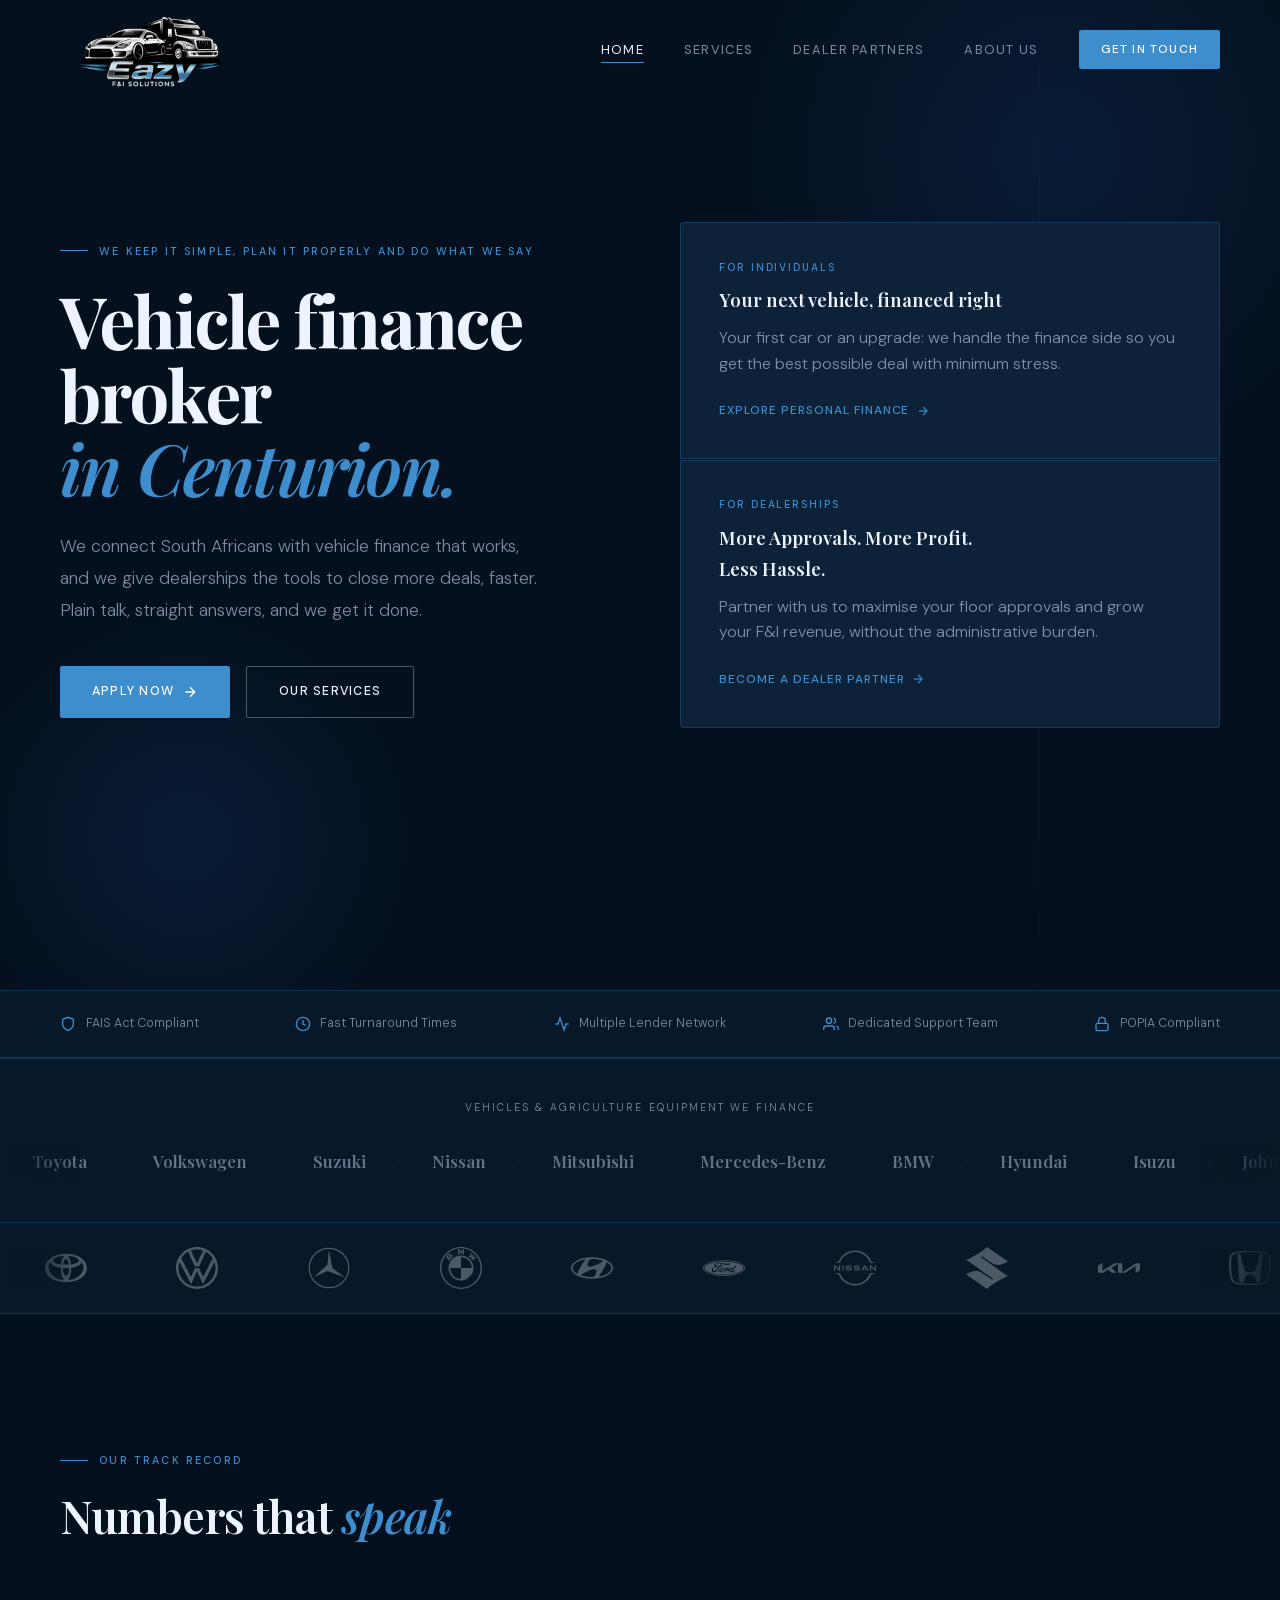
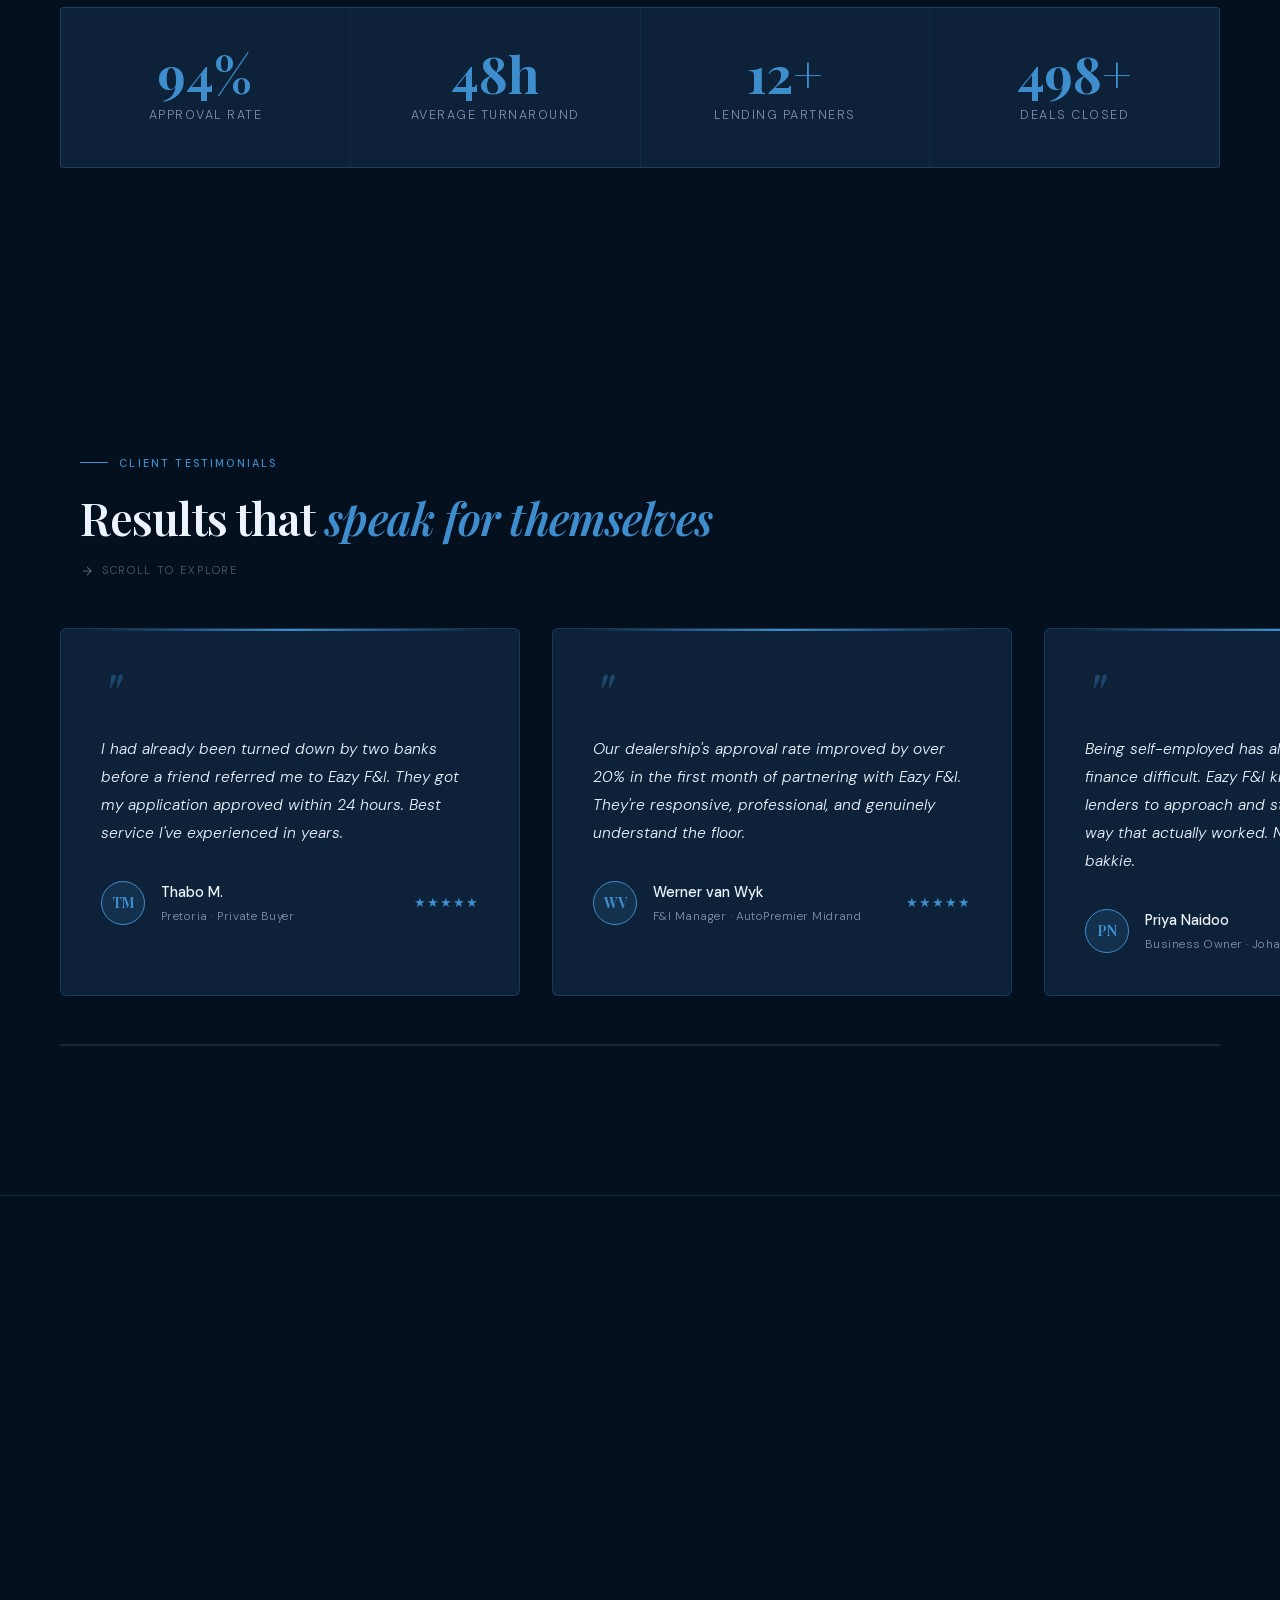
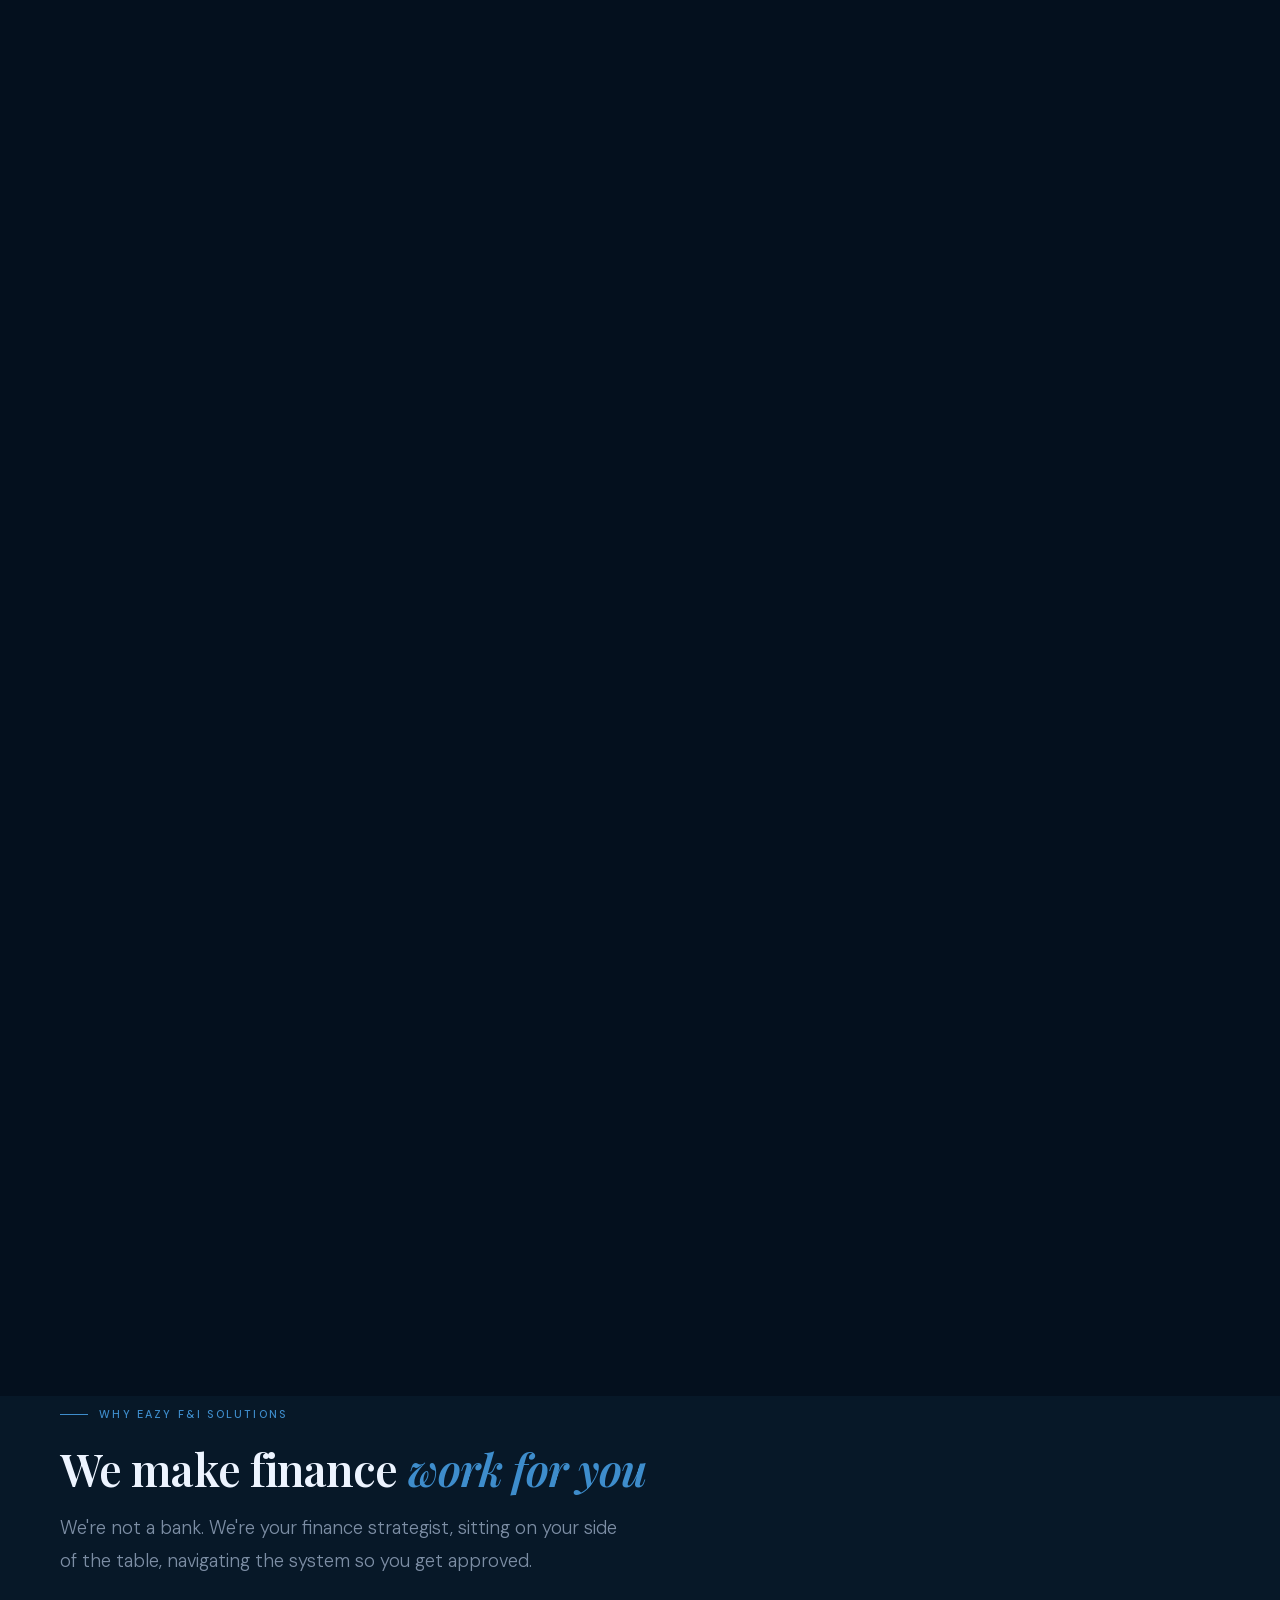
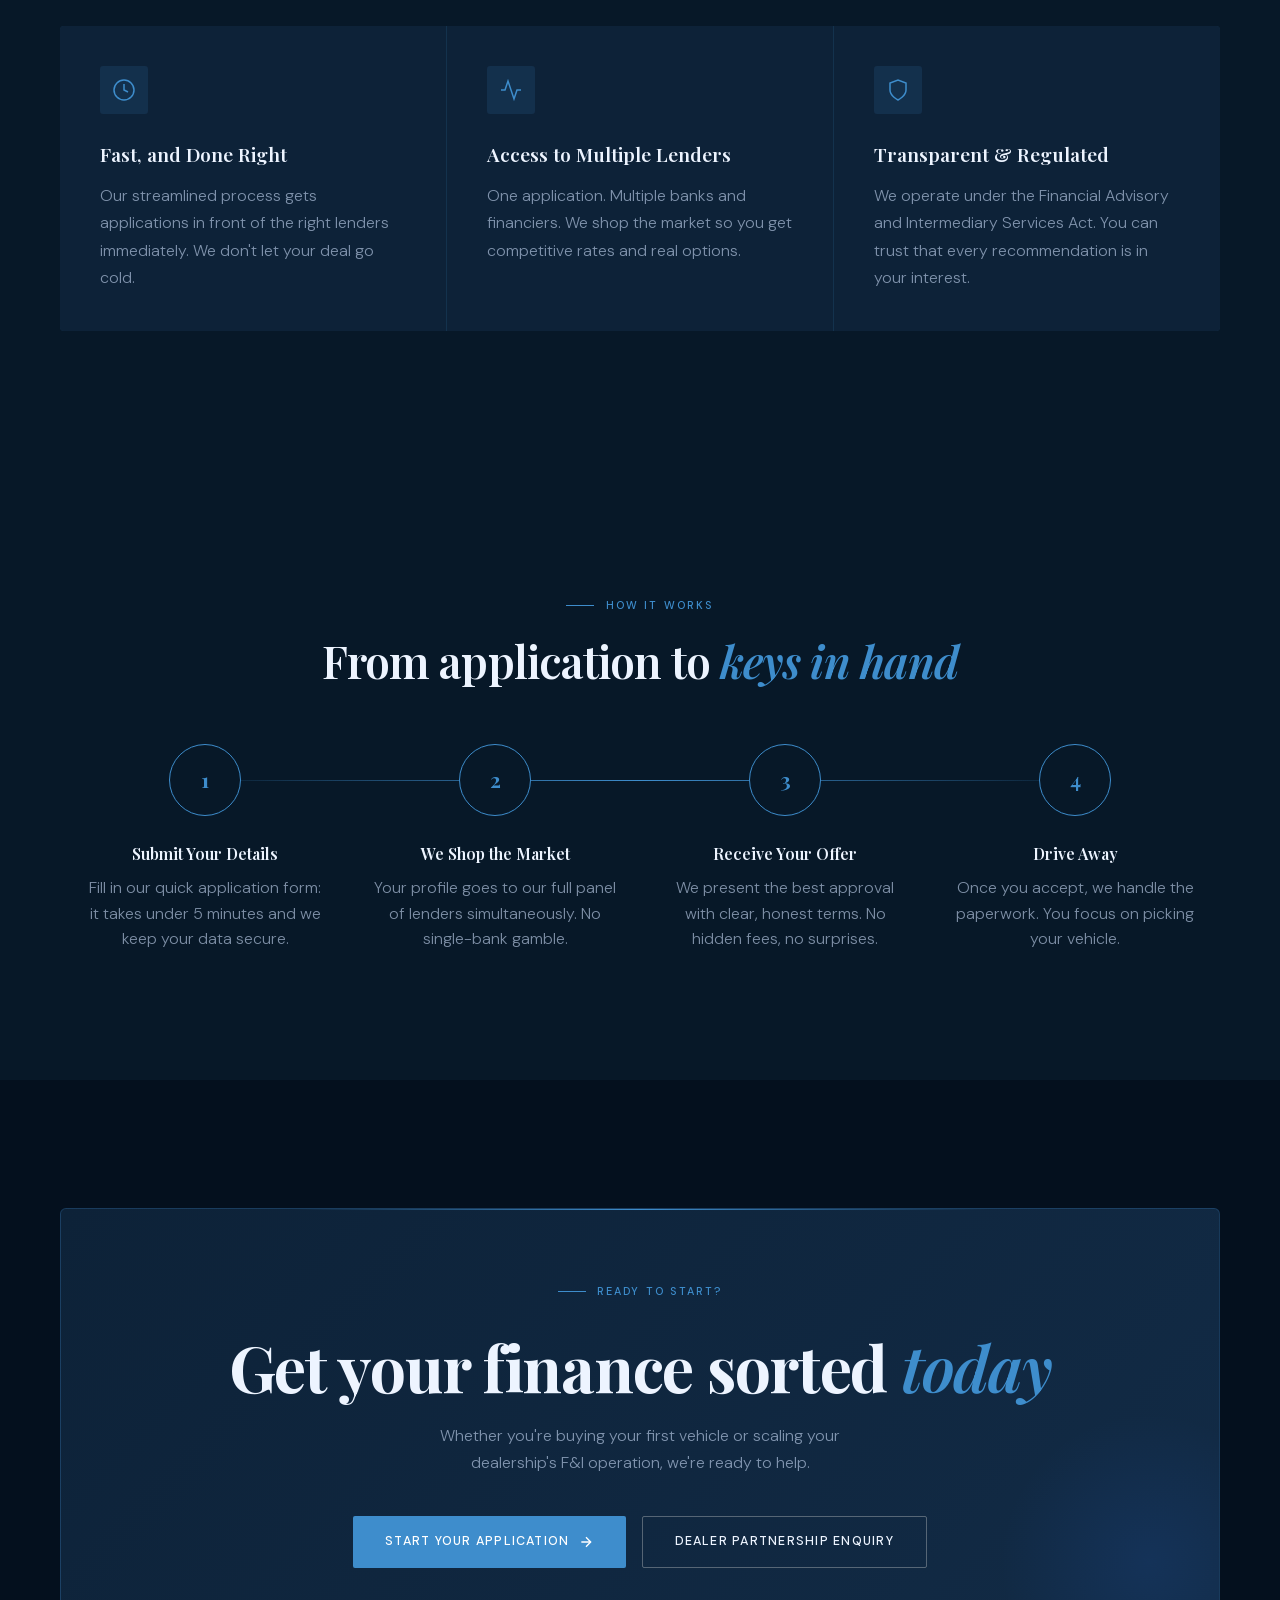
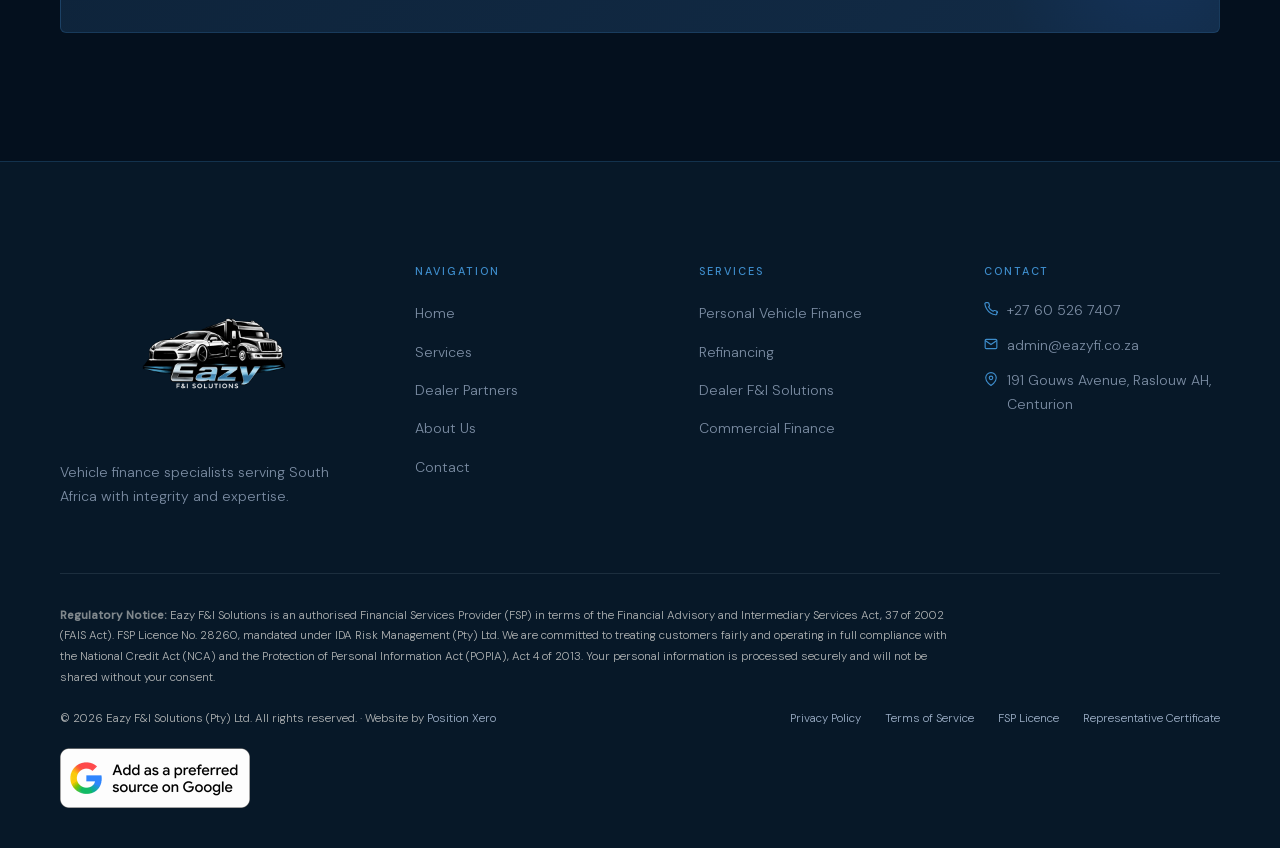
<file: index.html>
<!DOCTYPE html>
<html lang="en">
<head>
  <meta charset="UTF-8" />
  <meta name="viewport" content="width=device-width, initial-scale=1.0" />
  <!-- Google Analytics 4 (Position Xero clients) -->
  <script async src="https://www.googletagmanager.com/gtag/js?id=G-P3R6J764GX"></script>
  <script>
    window.dataLayer = window.dataLayer || [];
    function gtag(){dataLayer.push(arguments);}
    gtag('js', new Date());
    gtag('config', 'G-P3R6J764GX');
  </script>
  <title>Vehicle Finance Broker in Centurion | Eazy F&I Solutions</title>
  <meta name="description" content="Eazy F&I Solutions in Centurion sends one application to multiple banks and financiers for new, used and business vehicle finance. Apply online." />
  <link rel="canonical" href="https://eazyfi.co.za/" />
  <meta name="robots" content="index, follow" />
  <meta property="og:type" content="website" />
  <meta property="og:site_name" content="Eazy F&I Solutions" />
  <meta property="og:title" content="Vehicle Finance Broker in Centurion | Eazy F&I Solutions" />
  <meta property="og:description" content="Eazy F&I Solutions in Centurion sends one application to multiple banks and financiers for new, used and business vehicle finance. Apply online." />
  <meta property="og:url" content="https://eazyfi.co.za/" />
  <meta property="og:image" content="https://eazyfi.co.za/og-image.png" />
  <meta name="twitter:card" content="summary_large_image" />
  <meta name="twitter:title" content="Vehicle Finance Broker in Centurion | Eazy F&I Solutions" />
  <meta name="twitter:description" content="Eazy F&I Solutions in Centurion sends one application to multiple banks and financiers for new, used and business vehicle finance. Apply online." />
  <meta name="twitter:image" content="https://eazyfi.co.za/og-image.png" />
  <link rel="stylesheet" href="css/styles.css?v=20261105a" />
  <link rel="icon" href="favicon.ico?v=2" sizes="any" />
  <link rel="icon" type="image/png" sizes="32x32" href="favicon-32x32.png?v=2" />
  <link rel="icon" type="image/png" sizes="16x16" href="favicon-16x16.png?v=2" />
  <link rel="icon" type="image/png" sizes="192x192" href="favicon-192x192.png?v=2" />
  <link rel="apple-touch-icon" href="apple-touch-icon.png?v=2" />
  <style>
    /* ── HOME-SPECIFIC ── */
    .hero {
      min-height: 110vh;
      display: flex;
      align-items: center;
      padding: calc(var(--nav-h) + 40px) var(--gutter) clamp(120px, 15vw, 180px);
      position: relative;
      overflow: hidden;
    }

    .hero__bg {
      position: absolute;
      inset: 0;
      pointer-events: none;
      overflow: hidden;
    }

    .hero__bg::before {
      content: '';
      position: absolute;
      top: -20%; right: -10%;
      width: 700px; height: 700px;
      background: radial-gradient(ellipse, rgba(40,110,230,0.12) 0%, transparent 65%);
      border-radius: 50%;
    }

    .hero__bg::after {
      content: '';
      position: absolute;
      bottom: -10%; left: -5%;
      width: 500px; height: 500px;
      background: radial-gradient(ellipse, rgba(40,110,230,0.12) 0%, transparent 65%);
      border-radius: 50%;
    }

    /* Decorative geometric line */
    .hero__line {
      position: absolute;
      top: 0; right: 240px;
      width: 1px; height: 100%;
      background: linear-gradient(180deg, transparent 0%, rgba(40,110,230,0.12) 30%, rgba(40,110,230,0.12) 70%, transparent 100%);
    }

    .hero__inner {
      max-width: var(--max-w);
      margin: 0 auto;
      width: 100%;
      display: grid;
      grid-template-columns: 1fr 1fr;
      gap: 5rem;
      align-items: center;
      position: relative;
      z-index: 1;
    }

    .hero__left { max-width: 580px; }

    .hero__eyebrow {
      display: inline-flex;
      align-items: center;
      gap: 0.7rem;
      font-size: 0.68rem;
      font-weight: 500;
      letter-spacing: 0.2em;
      text-transform: uppercase;
      color: var(--gold);
      margin-bottom: 1.5rem;
      opacity: 0;
      animation: fadeUp 0.7s 0.1s var(--ease-out) forwards;
    }

    .hero__eyebrow::before {
      content: '';
      width: 28px; height: 1px;
      background: var(--gold);
    }

    .hero__heading {
      font-family: var(--font-display);
      font-size: clamp(2.8rem, 5.5vw, 4.8rem);
      font-weight: 700;
      line-height: 1.05;
      letter-spacing: -0.025em;
      margin-bottom: 1.6rem;
      opacity: 0;
      animation: fadeUp 0.7s 0.2s var(--ease-out) forwards;
    }

    .hero__heading em {
      font-style: italic;
      color: var(--gold);
    }

    .hero__sub {
      font-size: clamp(1rem, 1.5vw, 1.1rem);
      color: var(--white-dim);
      line-height: 1.8;
      margin-bottom: 2.5rem;
      max-width: 480px;
      opacity: 0;
      animation: fadeUp 0.7s 0.3s var(--ease-out) forwards;
    }

    .hero__actions {
      display: flex;
      flex-wrap: wrap;
      gap: 1rem;
      opacity: 0;
      animation: fadeUp 0.7s 0.4s var(--ease-out) forwards;
    }

    .hero__right {
      display: flex;
      flex-direction: column;
      gap: 1px;
      opacity: 0;
      animation: fadeRight 0.9s 0.3s var(--ease-out) forwards;
    }

    .audience-card {
      background: var(--surface);
      border: 1px solid var(--border);
      padding: 2.2rem 2.4rem;
      transition: border-color 0.3s, background 0.3s;
      position: relative;
    }

    .audience-card:first-child { border-radius: 4px 4px 0 0; }
    .audience-card:last-child  { border-radius: 0 0 4px 4px; }

    .audience-card::before {
      content: '';
      position: absolute;
      left: 0; top: 0; bottom: 0;
      width: 3px;
      background: var(--gold);
      opacity: 0;
      transition: opacity 0.3s;
    }

    .audience-card:hover {
      border-color: rgba(40,110,230,0.12);
      background: var(--surface-2);
    }

    .audience-card:hover::before { opacity: 1; }

    .audience-card__label {
      font-size: 0.65rem;
      letter-spacing: 0.18em;
      text-transform: uppercase;
      color: var(--gold);
      font-weight: 500;
      margin-bottom: 0.5rem;
    }

    .audience-card h3 {
      font-family: var(--font-display);
      font-size: 1.15rem;
      font-weight: 600;
      margin-bottom: 0.6rem;
    }

    .audience-card p {
      font-size: 0.85rem;
      color: var(--white-dim);
      margin-bottom: 1.2rem;
      line-height: 1.6;
    }

    .audience-card .link-arrow {
      display: inline-flex;
      align-items: center;
      gap: 0.4rem;
      font-size: 0.75rem;
      font-weight: 500;
      letter-spacing: 0.08em;
      text-transform: uppercase;
      color: var(--gold);
      transition: gap 0.2s;
    }

    .audience-card .link-arrow:hover { gap: 0.7rem; }

    .audience-card .link-arrow svg { width: 14px; height: 14px; }

    @keyframes fadeUp {
      from { opacity: 0; transform: translateY(28px); }
      to   { opacity: 1; transform: translateY(0); }
    }

    @keyframes fadeRight {
      from { opacity: 0; transform: translateX(28px); }
      to   { opacity: 1; transform: translateX(0); }
    }

    /* Trust bar */
    .trust-bar {
      background: var(--deep);
      border-top: 1px solid var(--border);
      border-bottom: 1px solid var(--border);
      padding: 1.4rem var(--gutter);
    }

    .trust-bar__inner {
      max-width: var(--max-w);
      margin: 0 auto;
      display: flex;
      align-items: center;
      justify-content: space-between;
      gap: 2rem;
      flex-wrap: wrap;
    }

    .trust-item {
      display: flex;
      align-items: center;
      gap: 0.6rem;
      font-size: 0.78rem;
      color: var(--white-dim);
    }

    .trust-item svg { width: 16px; height: 16px; color: var(--gold); flex-shrink: 0; }

    /* Stats section */
    .stats-grid {
      display: grid;
      grid-template-columns: repeat(4, 1fr);
      gap: 1px;
      background: var(--border);
      border: 1px solid var(--border);
      border-radius: 4px;
      overflow: hidden;
      margin-top: 4rem;
    }

    .stats-grid .stat-block { border-radius: 0; border: none; }

    /* Why section */
    .why-grid {
      display: grid;
      grid-template-columns: repeat(3, 1fr);
      gap: 1px;
      background: var(--border);
      border-radius: 4px;
      overflow: hidden;
      margin-top: 3rem;
    }

    .why-grid .card { border-radius: 0; border: none; background: var(--surface); }

    /* Process section */
    .process {
      background: var(--deep);
    }

    .process__steps {
      display: grid;
      grid-template-columns: repeat(4, 1fr);
      gap: 0;
      margin-top: 3.5rem;
      position: relative;
    }

    .process__steps::before {
      content: '';
      position: absolute;
      top: 36px; left: 10%; right: 10%;
      height: 1px;
      background: linear-gradient(90deg, transparent, var(--gold), transparent);
    }

    .process__step {
      text-align: center;
      padding: 0 1.5rem;
      position: relative;
    }

    .process__num {
      width: 72px; height: 72px;
      border: 1px solid var(--gold);
      border-radius: 50%;
      display: flex;
      align-items: center;
      justify-content: center;
      margin: 0 auto 1.5rem;
      font-family: var(--font-display);
      font-size: 1.3rem;
      font-weight: 700;
      color: var(--gold);
      background: var(--deep);
      position: relative;
      z-index: 1;
    }

    .process__step h3 {
      font-family: var(--font-display);
      font-size: 1rem;
      font-weight: 600;
      margin-bottom: 0.5rem;
    }

    .process__step p {
      font-size: 0.85rem;
      color: var(--white-dim);
      line-height: 1.6;
    }

    /* CTA Banner */
    .cta-banner {
      background: linear-gradient(135deg, var(--surface) 0%, var(--surface-2) 100%);
      border: 1px solid var(--border);
      border-radius: 6px;
      padding: clamp(3rem, 5vw, 5rem) clamp(2rem, 5vw, 5rem);
      text-align: center;
      position: relative;
      overflow: hidden;
    }

    .cta-banner::before {
      content: '';
      position: absolute;
      top: 0; left: 50%; transform: translateX(-50%);
      width: 60%; height: 1px;
      background: linear-gradient(90deg, transparent, var(--gold), transparent);
    }

    .cta-banner::after {
      content: '';
      position: absolute;
      bottom: -80px; right: -80px;
      width: 300px; height: 300px;
      background: radial-gradient(ellipse, rgba(40,110,230,0.12) 0%, transparent 70%);
      border-radius: 50%;
    }

    @media (max-width: 860px) {
      .hero__inner { grid-template-columns: 1fr; gap: 3rem; }
      .hero__right { animation: fadeUp 0.9s 0.4s var(--ease-out) forwards; }
      .stats-grid { grid-template-columns: repeat(2, 1fr); }
      .process__steps { grid-template-columns: repeat(2, 1fr); gap: 2.5rem; }
      .process__steps::before { display: none; }
      .why-grid { grid-template-columns: 1fr; }
    }

    @media (max-width: 600px) {
      .stats-grid { grid-template-columns: 1fr; }
      .trust-bar__inner { justify-content: center; }
      /* The four steps stayed in two columns on a phone, about fifteen
         characters a line; one column, like the stats above (15 October
         2026 mobile review). */
      .process__steps { grid-template-columns: 1fr; }
    }
  </style>
  <script type="application/ld+json">
  {
    "@context": "https://schema.org",
    "@graph": [
      {
        "@type": "Organization",
        "@id": "https://eazyfi.co.za/#organization",
        "name": "Eazy F&I Solutions",
        "legalName": "Eazy F&I Solutions (Pty) Ltd",
        "url": "https://eazyfi.co.za/",
        "logo": "https://eazyfi.co.za/js/images/TRANSPARENT%20BLACK.png"
      },
      {
        "@type": "WebSite",
        "@id": "https://eazyfi.co.za/#website",
        "name": "Eazy F&I Solutions",
        "url": "https://eazyfi.co.za/",
        "publisher": { "@id": "https://eazyfi.co.za/#organization" }
      }
    ]
  }
  </script>
</head>
<body>
  <a class="skip-link" href="#main-content">Skip to main content</a>

  <!-- ── NAV ── -->
  <nav class="nav">
    <div class="nav__inner">
      <a href="/" class="nav__logo">
        <img src="js/images/logo/eazy-logo-white-540.webp" alt="Eazy F&I Solutions" class="nav__logo-img" width="180" height="180" />
      </a>
      <div class="nav__links">
        <a href="/" class="active">Home</a>
        <a href="/services">Services</a>
        <a href="/dealer-partners">Dealer Partners</a>
        <a href="/about">About Us</a>
        <a href="/contact" class="nav__cta">Get in Touch</a>
      </div>
      <a href="https://thirdparty.signio.co.za/ThirdPartyIntegration/application?skin=LIGHTSTONE&amp;uuid=00000197-f510-d0f1-971a-4bd93b7825ff" target="_blank" rel="noopener" class="nav__apply">Apply Now</a>
      <button class="nav__hamburger" aria-label="Menu">
        <span></span><span></span><span></span>
      </button>
    </div>
  </nav>

  <!-- Mobile nav -->
  <div class="nav__mobile">
    <a href="/">Home</a>
    <a href="/services">Services</a>
    <a href="/dealer-partners">Dealer Partners</a>
    <a href="/about">About Us</a>
    <a href="/contact" class="nav__cta btn btn--gold">Get in Touch</a>
  </div>

  <!-- ── HERO ── -->
  <section class="hero" id="main-content" tabindex="-1">
    <div class="hero__bg"></div>
    <div class="hero__line"></div>
    <div class="hero__inner">
      <div class="hero__left">
        <div class="hero__eyebrow">We keep it simple, plan it properly and do what we say</div>
        <h1 class="hero__heading">
          Vehicle finance broker<br><em>in Centurion.</em>
        </h1>
        <p class="hero__sub">
          We connect South Africans with vehicle finance that works, and we give dealerships the tools to close more deals, faster. Plain talk, straight answers, and we get it done.
        </p>
        <div class="hero__actions">
          <a href="https://thirdparty.signio.co.za/ThirdPartyIntegration/application?skin=LIGHTSTONE&uuid=00000197-f510-d0f1-971a-4bd93b7825ff" target="_blank" rel="noopener" class="btn btn--gold">
            Apply Now
            <svg viewBox="0 0 24 24" fill="none" stroke="currentColor" stroke-width="2"><line x1="5" y1="12" x2="19" y2="12"/><polyline points="12 5 19 12 12 19"/></svg>
          </a>
          <a href="/services" class="btn btn--outline">Our Services</a>
        </div>
      </div>
      <div class="hero__right">
        <div class="audience-card">
          <div class="audience-card__label">For Individuals</div>
          <h3>Your next vehicle, financed right</h3>
          <p>Your first car or an upgrade: we handle the finance side so you get the best possible deal with minimum stress.</p>
          <a href="/services" class="link-arrow">
            Explore personal finance
            <svg viewBox="0 0 24 24" fill="none" stroke="currentColor" stroke-width="2"><line x1="5" y1="12" x2="19" y2="12"/><polyline points="12 5 19 12 12 19"/></svg>
          </a>
        </div>
        <div class="audience-card">
          <div class="audience-card__label">For Dealerships</div>
          <h3>More Approvals. More Profit.<br>Less Hassle.</h3>
          <p>Partner with us to maximise your floor approvals and grow your F&I revenue, without the administrative burden.</p>
          <a href="/dealer-partners" class="link-arrow">
            Become a dealer partner
            <svg viewBox="0 0 24 24" fill="none" stroke="currentColor" stroke-width="2"><line x1="5" y1="12" x2="19" y2="12"/><polyline points="12 5 19 12 12 19"/></svg>
          </a>
        </div>
      </div>
    </div>
  </section>

  <!-- ── TRUST BAR ── -->
  <div class="trust-bar">
    <div class="trust-bar__inner">
      <div class="trust-item">
        <svg viewBox="0 0 24 24" fill="none" stroke="currentColor" stroke-width="2"><path d="M12 22s8-4 8-10V5l-8-3-8 3v7c0 6 8 10 8 10z"/></svg>
        FAIS Act Compliant
      </div>
      <div class="trust-item">
        <svg viewBox="0 0 24 24" fill="none" stroke="currentColor" stroke-width="2"><circle cx="12" cy="12" r="10"/><polyline points="12 6 12 12 16 14"/></svg>
        Fast Turnaround Times
      </div>
      <div class="trust-item">
        <svg viewBox="0 0 24 24" fill="none" stroke="currentColor" stroke-width="2"><polyline points="22 12 18 12 15 21 9 3 6 12 2 12"/></svg>
        Multiple Lender Network
      </div>
      <div class="trust-item">
        <svg viewBox="0 0 24 24" fill="none" stroke="currentColor" stroke-width="2"><path d="M17 21v-2a4 4 0 0 0-4-4H5a4 4 0 0 0-4 4v2"/><circle cx="9" cy="7" r="4"/><path d="M23 21v-2a4 4 0 0 0-3-3.87"/><path d="M16 3.13a4 4 0 0 1 0 7.75"/></svg>
        Dedicated Support Team
      </div>
      <div class="trust-item">
        <svg viewBox="0 0 24 24" fill="none" stroke="currentColor" stroke-width="2"><rect x="3" y="11" width="18" height="11" rx="2" ry="2"/><path d="M7 11V7a5 5 0 0 1 10 0v4"/></svg>
        POPIA Compliant
      </div>
    </div>
  </div>

  <!-- ── BRAND SCROLLER ── -->
  <div class="brand-scroller-wrap">
    <div class="brand-scroller-label">Vehicles &amp; Agriculture Equipment We Finance</div>
    <div class="brand-scroller" aria-hidden="true">
      <div class="brand-track">
        <span class="brand-item">Toyota</span><span class="brand-sep">·</span>
        <span class="brand-item">Volkswagen</span><span class="brand-sep">·</span>
        <span class="brand-item">Suzuki</span><span class="brand-sep">·</span>
        <span class="brand-item">Nissan</span><span class="brand-sep">·</span>
        <span class="brand-item">Mitsubishi</span><span class="brand-sep">·</span>
        <span class="brand-item">Mercedes-Benz</span><span class="brand-sep">·</span>
        <span class="brand-item">BMW</span><span class="brand-sep">·</span>
        <span class="brand-item">Hyundai</span><span class="brand-sep">·</span>
        <span class="brand-item">Isuzu</span><span class="brand-sep">·</span>
        <span class="brand-item">John Deere</span><span class="brand-sep">·</span>
        <span class="brand-item">Massey Ferguson</span><span class="brand-sep">·</span>
        <span class="brand-item">Case IH</span><span class="brand-sep">·</span>
        <span class="brand-item">Ford</span><span class="brand-sep">·</span>
        <span class="brand-item">GWM / Haval</span><span class="brand-sep">·</span>
        <span class="brand-item">Land Rover</span><span class="brand-sep">·</span>
        <span class="brand-item">New Holland</span><span class="brand-sep">·</span>
        <span class="brand-item">Kia</span><span class="brand-sep">·</span>
        <span class="brand-item">Mazda</span><span class="brand-sep">·</span>
        <span class="brand-item">Kubota</span><span class="brand-sep">·</span>
        <span class="brand-item">Fendt</span><span class="brand-sep">·</span>
        <span class="brand-item">Deutz-Fahr</span><span class="brand-sep">·</span>
        <span class="brand-item">Renault</span><span class="brand-sep">·</span>
        <span class="brand-item">Chery</span><span class="brand-sep">·</span>
        <span class="brand-item">Peugeot</span><span class="brand-sep">·</span>
        <span class="brand-item">FAW</span><span class="brand-sep">·</span>
        <span class="brand-item">UD</span><span class="brand-sep">·</span>
        <span class="brand-item">Eicher</span><span class="brand-sep">·</span>
        <span class="brand-item">Scania</span><span class="brand-sep">·</span>
        <span class="brand-item">Volvo</span><span class="brand-sep">·</span>
        <span class="brand-item">Iveco</span><span class="brand-sep">·</span>
        <span class="brand-item">MAN</span><span class="brand-sep">·</span>
        <span class="brand-item">Powerstar</span><span class="brand-sep">·</span>
        <span class="brand-item">Hino</span><span class="brand-sep">·</span>
        <span class="brand-item">Sany</span><span class="brand-sep">·</span>
        <span class="brand-item">Komatsu</span><span class="brand-sep">·</span>
        <span class="brand-item">Sandvik</span><span class="brand-sep">·</span>
        <span class="brand-item">CAT</span><span class="brand-sep">·</span>
        <span class="brand-item">Shantui</span><span class="brand-sep">·</span>
        <span class="brand-item">Bobcat</span><span class="brand-sep">·</span>
        <span class="brand-item">Liebherr</span><span class="brand-sep">·</span>
        <span class="brand-item">JCB</span><span class="brand-sep">·</span>
        <!-- Duplicate set for seamless loop -->
        <span class="brand-item">Toyota</span><span class="brand-sep">·</span>
        <span class="brand-item">Volkswagen</span><span class="brand-sep">·</span>
        <span class="brand-item">Suzuki</span><span class="brand-sep">·</span>
        <span class="brand-item">Nissan</span><span class="brand-sep">·</span>
        <span class="brand-item">Mitsubishi</span><span class="brand-sep">·</span>
        <span class="brand-item">Mercedes-Benz</span><span class="brand-sep">·</span>
        <span class="brand-item">BMW</span><span class="brand-sep">·</span>
        <span class="brand-item">Hyundai</span><span class="brand-sep">·</span>
        <span class="brand-item">Isuzu</span><span class="brand-sep">·</span>
        <span class="brand-item">John Deere</span><span class="brand-sep">·</span>
        <span class="brand-item">Massey Ferguson</span><span class="brand-sep">·</span>
        <span class="brand-item">Case IH</span><span class="brand-sep">·</span>
        <span class="brand-item">Ford</span><span class="brand-sep">·</span>
        <span class="brand-item">GWM / Haval</span><span class="brand-sep">·</span>
        <span class="brand-item">Land Rover</span><span class="brand-sep">·</span>
        <span class="brand-item">New Holland</span><span class="brand-sep">·</span>
        <span class="brand-item">Kia</span><span class="brand-sep">·</span>
        <span class="brand-item">Mazda</span><span class="brand-sep">·</span>
        <span class="brand-item">Kubota</span><span class="brand-sep">·</span>
        <span class="brand-item">Fendt</span><span class="brand-sep">·</span>
        <span class="brand-item">Deutz-Fahr</span><span class="brand-sep">·</span>
        <span class="brand-item">Renault</span><span class="brand-sep">·</span>
        <span class="brand-item">Chery</span><span class="brand-sep">·</span>
        <span class="brand-item">Peugeot</span><span class="brand-sep">·</span>
        <span class="brand-item">FAW</span><span class="brand-sep">·</span>
        <span class="brand-item">UD</span><span class="brand-sep">·</span>
        <span class="brand-item">Eicher</span><span class="brand-sep">·</span>
        <span class="brand-item">Scania</span><span class="brand-sep">·</span>
        <span class="brand-item">Volvo</span><span class="brand-sep">·</span>
        <span class="brand-item">Iveco</span><span class="brand-sep">·</span>
        <span class="brand-item">MAN</span><span class="brand-sep">·</span>
        <span class="brand-item">Powerstar</span><span class="brand-sep">·</span>
        <span class="brand-item">Hino</span><span class="brand-sep">·</span>
        <span class="brand-item">Sany</span><span class="brand-sep">·</span>
        <span class="brand-item">Komatsu</span><span class="brand-sep">·</span>
        <span class="brand-item">Sandvik</span><span class="brand-sep">·</span>
        <span class="brand-item">CAT</span><span class="brand-sep">·</span>
        <span class="brand-item">Shantui</span><span class="brand-sep">·</span>
        <span class="brand-item">Bobcat</span><span class="brand-sep">·</span>
        <span class="brand-item">Liebherr</span><span class="brand-sep">·</span>
        <span class="brand-item">JCB</span><span class="brand-sep">·</span>
      </div>
    </div>
  </div>

  <!-- ── LOGO SCROLLER ── -->
  <div class="brand-scroller-wrap" style="border-top:none; padding-top:1.5rem; padding-bottom:1.5rem;">
    <div class="brand-scroller" aria-hidden="true">
      <div class="brand-track brand-track--reverse">
        <img src="js/images/brands/toyota.svg" alt="Toyota" class="brand-logo" loading="lazy" decoding="async">
        <img src="js/images/brands/volkswagen.svg" alt="Volkswagen" class="brand-logo" loading="lazy" decoding="async">
        <img src="js/images/brands/mercedes.svg" alt="Mercedes-Benz" class="brand-logo" loading="lazy" decoding="async">
        <img src="js/images/brands/bmw.svg" alt="BMW" class="brand-logo" loading="lazy" decoding="async">
        <img src="js/images/brands/hyundai.svg" alt="Hyundai" class="brand-logo" loading="lazy" decoding="async">
        <img src="js/images/brands/ford.svg" alt="Ford" class="brand-logo" loading="lazy" decoding="async">
        <img src="js/images/brands/nissan.svg" alt="Nissan" class="brand-logo" loading="lazy" decoding="async">
        <img src="js/images/brands/suzuki.svg" alt="Suzuki" class="brand-logo" loading="lazy" decoding="async">
        <img src="js/images/brands/kia.svg" alt="Kia" class="brand-logo" loading="lazy" decoding="async">
        <img src="js/images/brands/honda.svg" alt="Honda" class="brand-logo" loading="lazy" decoding="async">
        <img src="js/images/brands/mitsubishi.svg" alt="Mitsubishi" class="brand-logo" loading="lazy" decoding="async">
        <img src="js/images/brands/mazda.svg" alt="Mazda" class="brand-logo" loading="lazy" decoding="async">
        <img src="js/images/brands/isuzu.svg" alt="Isuzu" class="brand-logo" loading="lazy" decoding="async">
        <img src="js/images/brands/landrover.svg" alt="Land Rover" class="brand-logo" loading="lazy" decoding="async">
        <img src="js/images/brands/renault.svg" alt="Renault" class="brand-logo" loading="lazy" decoding="async">
        <img src="js/images/brands/peugeot.svg" alt="Peugeot" class="brand-logo" loading="lazy" decoding="async">
        <img src="js/images/brands/gwm.svg" alt="GWM" class="brand-logo" loading="lazy" decoding="async">
        <img src="js/images/brands/johndeere.svg" alt="John Deere" class="brand-logo" loading="lazy" decoding="async">
        <img src="js/images/brands/masseyferguson.svg" alt="Massey Ferguson" class="brand-logo" loading="lazy" decoding="async">
        <img src="js/images/brands/newholland.svg" alt="New Holland" class="brand-logo" loading="lazy" decoding="async">
        <img src="js/images/brands/caseih.svg" alt="Case IH" class="brand-logo" loading="lazy" decoding="async">
        <img src="js/images/brands/faw.svg" alt="FAW" class="brand-logo" loading="lazy" decoding="async">
        <img src="js/images/brands/ud.svg" alt="UD Trucks" class="brand-logo" loading="lazy" decoding="async">
        <img src="js/images/brands/eicher.svg" alt="Eicher" class="brand-logo" loading="lazy" decoding="async">
        <img src="js/images/brands/scania.svg" alt="Scania" class="brand-logo" loading="lazy" decoding="async">
        <img src="js/images/brands/volvo.svg" alt="Volvo" class="brand-logo" loading="lazy" decoding="async">
        <img src="js/images/brands/iveco.svg" alt="Iveco" class="brand-logo" loading="lazy" decoding="async">
        <img src="js/images/brands/man.svg" alt="MAN" class="brand-logo" loading="lazy" decoding="async">
        <img src="js/images/brands/powerstar.svg" alt="Powerstar" class="brand-logo" loading="lazy" decoding="async">
        <img src="js/images/brands/hino.svg" alt="Hino" class="brand-logo" loading="lazy" decoding="async">
        <img src="js/images/brands/sany.svg" alt="Sany" class="brand-logo" loading="lazy" decoding="async">
        <img src="js/images/brands/komatsu.svg" alt="Komatsu" class="brand-logo" loading="lazy" decoding="async">
        <img src="js/images/brands/sandvik.svg" alt="Sandvik" class="brand-logo" loading="lazy" decoding="async">
        <img src="js/images/brands/cat.svg" alt="CAT" class="brand-logo" loading="lazy" decoding="async">
        <img src="js/images/brands/shantui.svg" alt="Shantui" class="brand-logo" loading="lazy" decoding="async">
        <img src="js/images/brands/bobcat.svg" alt="Bobcat" class="brand-logo" loading="lazy" decoding="async">
        <img src="js/images/brands/liebherr.svg" alt="Liebherr" class="brand-logo" loading="lazy" decoding="async">
        <img src="js/images/brands/jcb.svg" alt="JCB" class="brand-logo" loading="lazy" decoding="async">
        <!-- Duplicate for seamless loop -->
        <img src="js/images/brands/toyota.svg" alt="Toyota" class="brand-logo" loading="lazy" decoding="async">
        <img src="js/images/brands/volkswagen.svg" alt="Volkswagen" class="brand-logo" loading="lazy" decoding="async">
        <img src="js/images/brands/mercedes.svg" alt="Mercedes-Benz" class="brand-logo" loading="lazy" decoding="async">
        <img src="js/images/brands/bmw.svg" alt="BMW" class="brand-logo" loading="lazy" decoding="async">
        <img src="js/images/brands/hyundai.svg" alt="Hyundai" class="brand-logo" loading="lazy" decoding="async">
        <img src="js/images/brands/ford.svg" alt="Ford" class="brand-logo" loading="lazy" decoding="async">
        <img src="js/images/brands/nissan.svg" alt="Nissan" class="brand-logo" loading="lazy" decoding="async">
        <img src="js/images/brands/suzuki.svg" alt="Suzuki" class="brand-logo" loading="lazy" decoding="async">
        <img src="js/images/brands/kia.svg" alt="Kia" class="brand-logo" loading="lazy" decoding="async">
        <img src="js/images/brands/honda.svg" alt="Honda" class="brand-logo" loading="lazy" decoding="async">
        <img src="js/images/brands/mitsubishi.svg" alt="Mitsubishi" class="brand-logo" loading="lazy" decoding="async">
        <img src="js/images/brands/mazda.svg" alt="Mazda" class="brand-logo" loading="lazy" decoding="async">
        <img src="js/images/brands/isuzu.svg" alt="Isuzu" class="brand-logo" loading="lazy" decoding="async">
        <img src="js/images/brands/landrover.svg" alt="Land Rover" class="brand-logo" loading="lazy" decoding="async">
        <img src="js/images/brands/renault.svg" alt="Renault" class="brand-logo" loading="lazy" decoding="async">
        <img src="js/images/brands/peugeot.svg" alt="Peugeot" class="brand-logo" loading="lazy" decoding="async">
        <img src="js/images/brands/gwm.svg" alt="GWM" class="brand-logo" loading="lazy" decoding="async">
        <img src="js/images/brands/johndeere.svg" alt="John Deere" class="brand-logo" loading="lazy" decoding="async">
        <img src="js/images/brands/masseyferguson.svg" alt="Massey Ferguson" class="brand-logo" loading="lazy" decoding="async">
        <img src="js/images/brands/newholland.svg" alt="New Holland" class="brand-logo" loading="lazy" decoding="async">
        <img src="js/images/brands/caseih.svg" alt="Case IH" class="brand-logo" loading="lazy" decoding="async">
        <img src="js/images/brands/faw.svg" alt="FAW" class="brand-logo" loading="lazy" decoding="async">
        <img src="js/images/brands/ud.svg" alt="UD Trucks" class="brand-logo" loading="lazy" decoding="async">
        <img src="js/images/brands/eicher.svg" alt="Eicher" class="brand-logo" loading="lazy" decoding="async">
        <img src="js/images/brands/scania.svg" alt="Scania" class="brand-logo" loading="lazy" decoding="async">
        <img src="js/images/brands/volvo.svg" alt="Volvo" class="brand-logo" loading="lazy" decoding="async">
        <img src="js/images/brands/iveco.svg" alt="Iveco" class="brand-logo" loading="lazy" decoding="async">
        <img src="js/images/brands/man.svg" alt="MAN" class="brand-logo" loading="lazy" decoding="async">
        <img src="js/images/brands/powerstar.svg" alt="Powerstar" class="brand-logo" loading="lazy" decoding="async">
        <img src="js/images/brands/hino.svg" alt="Hino" class="brand-logo" loading="lazy" decoding="async">
        <img src="js/images/brands/sany.svg" alt="Sany" class="brand-logo" loading="lazy" decoding="async">
        <img src="js/images/brands/komatsu.svg" alt="Komatsu" class="brand-logo" loading="lazy" decoding="async">
        <img src="js/images/brands/sandvik.svg" alt="Sandvik" class="brand-logo" loading="lazy" decoding="async">
        <img src="js/images/brands/cat.svg" alt="CAT" class="brand-logo" loading="lazy" decoding="async">
        <img src="js/images/brands/shantui.svg" alt="Shantui" class="brand-logo" loading="lazy" decoding="async">
        <img src="js/images/brands/bobcat.svg" alt="Bobcat" class="brand-logo" loading="lazy" decoding="async">
        <img src="js/images/brands/liebherr.svg" alt="Liebherr" class="brand-logo" loading="lazy" decoding="async">
        <img src="js/images/brands/jcb.svg" alt="JCB" class="brand-logo" loading="lazy" decoding="async">
      </div>
    </div>
  </div>

  <!-- ── STATS ── -->
  <section class="section">
    <div class="section__inner">
      <div class="reveal">
        <div class="eyebrow">Our Track Record</div>
        <h2 class="section-heading">Numbers that <em>speak</em></h2>
      </div>
      <div class="stats-grid reveal reveal--delay-2">
        <div class="stat-block">
          <div class="stat-block__num stat-counter" data-target="94" data-suffix="%">94%</div>
          <div class="stat-block__label">Approval Rate</div>
        </div>
        <div class="stat-block">
          <div class="stat-block__num stat-counter" data-target="48" data-suffix="h">48h</div>
          <div class="stat-block__label">Average Turnaround</div>
        </div>
        <div class="stat-block">
          <div class="stat-block__num stat-counter" data-target="12" data-suffix="+">12+</div>
          <div class="stat-block__label">Lending Partners</div>
        </div>
        <div class="stat-block">
          <div class="stat-block__num stat-counter" data-target="500" data-suffix="+">500+</div>
          <div class="stat-block__label">Deals Closed</div>
        </div>
      </div>
    </div>
  </section>

  <!-- ── TESTIMONIALS ── -->
  <section class="testimonials-section" id="testimonials-section">
    <div class="testimonials-sticky" id="testimonials-sticky">
      <div class="testimonials-header reveal">
        <div class="eyebrow">Client Testimonials</div>
        <h2 class="section-heading">Results that <em>speak for themselves</em></h2>
        <div class="testimonials-scroll-hint">
          <svg viewBox="0 0 24 24" fill="none" stroke="currentColor" stroke-width="2"><line x1="5" y1="12" x2="19" y2="12"/><polyline points="12 5 19 12 12 19"/></svg>
          Scroll to explore
        </div>
      </div>
      <div class="testimonials-overflow">
        <div class="testimonials-track" id="testimonials-track">

          <div class="testimonial-card">
            <div class="testimonial-card__quote">"</div>
            <p class="testimonial-card__text">I had already been turned down by two banks before a friend referred me to Eazy F&amp;I. They got my application approved within 24 hours. Best service I've experienced in years.</p>
            <div class="testimonial-card__author">
              <div class="testimonial-card__avatar">TM</div>
              <div>
                <div class="testimonial-card__name">Thabo M.</div>
                <div class="testimonial-card__detail">Pretoria · Private Buyer</div>
              </div>
              <div class="testimonial-card__stars">★★★★★</div>
            </div>
          </div>

          <div class="testimonial-card">
            <div class="testimonial-card__quote">"</div>
            <p class="testimonial-card__text">Our dealership's approval rate improved by over 20% in the first month of partnering with Eazy F&amp;I. They're responsive, professional, and genuinely understand the floor.</p>
            <div class="testimonial-card__author">
              <div class="testimonial-card__avatar">WV</div>
              <div>
                <div class="testimonial-card__name">Werner van Wyk</div>
                <div class="testimonial-card__detail">F&amp;I Manager · AutoPremier Midrand</div>
              </div>
              <div class="testimonial-card__stars">★★★★★</div>
            </div>
          </div>

          <div class="testimonial-card">
            <div class="testimonial-card__quote">"</div>
            <p class="testimonial-card__text">Being self-employed has always made vehicle finance difficult. Eazy F&amp;I knew exactly which lenders to approach and structured the deal in a way that actually worked. Now driving my new bakkie.</p>
            <div class="testimonial-card__author">
              <div class="testimonial-card__avatar">PN</div>
              <div>
                <div class="testimonial-card__name">Priya Naidoo</div>
                <div class="testimonial-card__detail">Business Owner · Johannesburg</div>
              </div>
              <div class="testimonial-card__stars">★★★★★</div>
            </div>
          </div>

          <div class="testimonial-card">
            <div class="testimonial-card__quote">"</div>
            <p class="testimonial-card__text">No hidden fees, no jargon, no runaround. Just honest advice and a fast approval. I'd recommend Eazy F&amp;I to anyone looking for vehicle finance in South Africa.</p>
            <div class="testimonial-card__author">
              <div class="testimonial-card__avatar">SO</div>
              <div>
                <div class="testimonial-card__name">Samantha Olivier</div>
                <div class="testimonial-card__detail">Centurion · Private Buyer</div>
              </div>
              <div class="testimonial-card__stars">★★★★★</div>
            </div>
          </div>

          <div class="testimonial-card">
            <div class="testimonial-card__quote">"</div>
            <p class="testimonial-card__text">We spent years relying on a single bank. Since partnering with Eazy F&amp;I we're converting deals we used to lose every month. The multi-lender approach makes a measurable difference.</p>
            <div class="testimonial-card__author">
              <div class="testimonial-card__avatar">JS</div>
              <div>
                <div class="testimonial-card__name">Johan Swanepoel</div>
                <div class="testimonial-card__detail">Dealer Principal · Capital Cars</div>
              </div>
              <div class="testimonial-card__stars">★★★★★</div>
            </div>
          </div>

          <div class="testimonial-card">
            <div class="testimonial-card__quote">"</div>
            <p class="testimonial-card__text">The refinancing restructure saved me R1,800 a month on my existing vehicle. The process was straightforward and the team explained everything clearly. Should have done it sooner.</p>
            <div class="testimonial-card__author">
              <div class="testimonial-card__avatar">MR</div>
              <div>
                <div class="testimonial-card__name">Michael Roux</div>
                <div class="testimonial-card__detail">Sandton · Refinancing Client</div>
              </div>
              <div class="testimonial-card__stars">★★★★★</div>
            </div>
          </div>

        </div>
      </div>
      <div class="testimonials-progress-wrap">
        <div class="testimonials-progress-bar" id="testimonials-progress"></div>
      </div>
    </div>
  </section>
  <script>
    (function () {
      var section = document.getElementById('testimonials-section');
      var track   = document.getElementById('testimonials-track');
      var bar     = document.getElementById('testimonials-progress');
      if (!section || !track) return;
      // Below 900px the cards are a swipeable row (css/styles.css, 28
      // October 2026): no scroll-driven shift, and the bar shows how far
      // along the row the visitor has swiped.
      var phone = window.matchMedia('(max-width: 900px)');
      function update() {
        if (phone.matches) {
          track.style.transform = '';
          if (bar) bar.style.width = Math.min(100, (track.scrollLeft + track.clientWidth) / track.scrollWidth * 100) + '%';
          return;
        }
        var sectionTop = section.getBoundingClientRect().top;
        var sectionH   = section.offsetHeight;
        var viewH      = window.innerHeight;
        var progress   = Math.max(0, Math.min(1, -sectionTop / (sectionH - viewH)));
        var maxShift   = track.scrollWidth - track.parentElement.offsetWidth;
        track.style.transform = 'translateX(' + (-progress * maxShift) + 'px)';
        if (bar) bar.style.width = (progress * 100) + '%';
      }
      window.addEventListener('scroll', update, { passive: true });
      window.addEventListener('resize', update);
      track.addEventListener('scroll', update, { passive: true });
      update();
    })();
  </script>

  <!-- ── WHY US ── -->
  <section class="section" style="background: var(--deep); padding-top: 0;">
    <div class="section__inner">
      <div class="reveal">
        <div class="eyebrow">Why Eazy F&I Solutions</div>
        <h2 class="section-heading">We make finance <em>work for you</em></h2>
        <p class="lead" style="margin-top:1rem;">We're not a bank. We're your finance strategist, sitting on your side of the table, navigating the system so you get approved.</p>
      </div>
      <div class="why-grid">
        <div class="card reveal reveal--delay-1">
          <div class="card__icon">
            <svg viewBox="0 0 24 24" fill="none" stroke="currentColor" stroke-width="1.5"><circle cx="12" cy="12" r="10"/><path d="M12 6v6l4 2"/></svg>
          </div>
          <h3>Fast, and Done Right</h3>
          <p>Our streamlined process gets applications in front of the right lenders immediately. We don't let your deal go cold.</p>
        </div>
        <div class="card reveal reveal--delay-2">
          <div class="card__icon">
            <svg viewBox="0 0 24 24" fill="none" stroke="currentColor" stroke-width="1.5"><polyline points="22 12 18 12 15 21 9 3 6 12 2 12"/></svg>
          </div>
          <h3>Access to Multiple Lenders</h3>
          <p>One application. Multiple banks and financiers. We shop the market so you get competitive rates and real options.</p>
        </div>
        <div class="card reveal reveal--delay-3">
          <div class="card__icon">
            <svg viewBox="0 0 24 24" fill="none" stroke="currentColor" stroke-width="1.5"><path d="M12 22s8-4 8-10V5l-8-3-8 3v7c0 6 8 10 8 10z"/></svg>
          </div>
          <h3>Transparent & Regulated</h3>
          <p>We operate under the Financial Advisory and Intermediary Services Act. You can trust that every recommendation is in your interest.</p>
        </div>
      </div>
    </div>
  </section>

  <!-- ── HOW IT WORKS ── -->
  <section class="section process">
    <div class="section__inner">
      <div class="reveal" style="text-align:center; margin-bottom: 0;">
        <div class="eyebrow" style="justify-content:center;">How It Works</div>
        <h2 class="section-heading">From application to <em>keys in hand</em></h2>
      </div>
      <div class="process__steps">
        <div class="process__step reveal reveal--delay-1">
          <div class="process__num">1</div>
          <h3>Submit Your Details</h3>
          <p>Fill in our quick application form: it takes under 5 minutes and we keep your data secure.</p>
        </div>
        <div class="process__step reveal reveal--delay-2">
          <div class="process__num">2</div>
          <h3>We Shop the Market</h3>
          <p>Your profile goes to our full panel of lenders simultaneously. No single-bank gamble.</p>
        </div>
        <div class="process__step reveal reveal--delay-3">
          <div class="process__num">3</div>
          <h3>Receive Your Offer</h3>
          <p>We present the best approval with clear, honest terms. No hidden fees, no surprises.</p>
        </div>
        <div class="process__step reveal reveal--delay-4">
          <div class="process__num">4</div>
          <h3>Drive Away</h3>
          <p>Once you accept, we handle the paperwork. You focus on picking your vehicle.</p>
        </div>
      </div>
    </div>
  </section>

  <!-- ── CTA ── -->
  <section class="section">
    <div class="section__inner">
      <div class="cta-banner reveal">
        <div class="eyebrow" style="justify-content:center;">Ready to start?</div>
        <h2 class="display-heading" style="margin:0.8rem 0 1.2rem;">Get your finance sorted <em>today</em></h2>
        <p style="color:var(--white-dim); max-width:480px; margin:0 auto 2.5rem; font-size:1rem;">Whether you're buying your first vehicle or scaling your dealership's F&I operation, we're ready to help.</p>
        <div style="display:flex; gap:1rem; justify-content:center; flex-wrap:wrap;">
          <a href="https://thirdparty.signio.co.za/ThirdPartyIntegration/application?skin=LIGHTSTONE&uuid=00000197-f510-d0f1-971a-4bd93b7825ff" target="_blank" rel="noopener" class="btn btn--gold">
            Start Your Application
            <svg viewBox="0 0 24 24" fill="none" stroke="currentColor" stroke-width="2"><line x1="5" y1="12" x2="19" y2="12"/><polyline points="12 5 19 12 12 19"/></svg>
          </a>
          <a href="/dealer-partners" class="btn btn--outline">Dealer Partnership Enquiry</a>
        </div>
      </div>
    </div>
  </section>

  <!-- ── FOOTER ── -->
  <footer>
    <div class="footer__inner">
      <div class="footer__grid footer__grid--4">
        <div class="footer__col footer__col--brand">
          <img src="js/images/logo/eazy-logo-white-540.webp" alt="Eazy F&I Solutions" class="footer__logo-img" width="180" height="180" loading="lazy" decoding="async" />
          <p class="footer__brand-desc">Vehicle finance specialists serving South Africa with integrity and expertise.</p>
        </div>
        <div class="footer__col">
          <h4>Navigation</h4>
          <ul>
            <li><a href="/">Home</a></li>
            <li><a href="/services">Services</a></li>
            <li><a href="/dealer-partners">Dealer Partners</a></li>
            <li><a href="/about">About Us</a></li>
            <li><a href="/contact">Contact</a></li>
          </ul>
        </div>
        <div class="footer__col">
          <h4>Services</h4>
          <ul>
            <li><a href="/services">Personal Vehicle Finance</a></li>
            <li><a href="/services">Refinancing</a></li>
            <li><a href="/dealer-partners">Dealer F&amp;I Solutions</a></li>
            <li><a href="https://thirdparty.signio.co.za/ThirdPartyIntegration/application?skin=LIGHTSTONE&amp;uuid=00000197-f510-d0f1-971a-4bd93b7825ff" target="_blank" rel="noopener">Commercial Finance</a></li>
          </ul>
        </div>
        <div class="footer__col">
          <h4>Contact</h4>
          <div class="contact-item">
            <svg viewBox="0 0 24 24" fill="none" stroke="currentColor" stroke-width="2"><path d="M22 16.92v3a2 2 0 0 1-2.18 2 19.79 19.79 0 0 1-8.63-3.07A19.5 19.5 0 0 1 4.69 12 19.79 19.79 0 0 1 1.56 3.37 2 2 0 0 1 3.54 1h3a2 2 0 0 1 2 1.72c.127.96.361 1.903.7 2.81a2 2 0 0 1-.45 2.11L7.91 8.52A16 16 0 0 0 15.48 16l.88-.87a2 2 0 0 1 2.11-.45c.907.339 1.85.573 2.81.7A2 2 0 0 1 23 17.29z"/></svg>
            <a href="tel:+27605267407">+27 60 526 7407</a>
          </div>
          <div class="contact-item">
            <svg viewBox="0 0 24 24" fill="none" stroke="currentColor" stroke-width="2"><path d="M4 4h16c1.1 0 2 .9 2 2v12c0 1.1-.9 2-2 2H4c-1.1 0-2-.9-2-2V6c0-1.1.9-2 2-2z"/><polyline points="22,6 12,13 2,6"/></svg>
            <a href="mailto:admin@eazyfi.co.za">admin@eazyfi.co.za</a>
          </div>
          <div class="contact-item">
            <svg viewBox="0 0 24 24" fill="none" stroke="currentColor" stroke-width="2"><path d="M21 10c0 7-9 13-9 13s-9-6-9-13a9 9 0 0 1 18 0z"/><circle cx="12" cy="10" r="3"/></svg>
            <span>191 Gouws Avenue, Raslouw AH, Centurion</span>
          </div>
        </div>
      </div>
      <div class="footer__bottom">
        <p class="footer__compliance">
          <strong style="color:rgba(248,245,239,0.5);">Regulatory Notice:</strong> Eazy F&amp;I Solutions is an authorised Financial Services Provider (FSP) in terms of the Financial Advisory and Intermediary Services Act, 37 of 2002 (FAIS Act). FSP Licence No. 28260, mandated under IDA Risk Management (Pty) Ltd. We are committed to treating customers fairly and operating in full compliance with the National Credit Act (NCA) and the Protection of Personal Information Act (POPIA), Act 4 of 2013. Your personal information is processed securely and will not be shared without your consent.
        </p>
        <div class="footer__copy">
          <span>&copy; <span data-year>2026</span> Eazy F&amp;I Solutions (Pty) Ltd. All rights reserved.<span class="footer__sep" aria-hidden="true"> &middot; </span><span class="footer__credit">Website by <a href="https://www.positionxero.com/">Position Xero</a></span></span>
          <div class="footer__legal-links">
            <a href="/privacy-policy">Privacy Policy</a>
            <a href="/terms">Terms of Service</a>
            <a href="documents/fsca-fsp-licence-28260.pdf" target="_blank" rel="noopener">FSP Licence</a>
            <a href="documents/ida-representative-certificate.pdf" target="_blank" rel="noopener">Representative Certificate</a>
          </div>
        </div>
        <a class="pref-source" href="https://www.google.com/preferences/source?q=eazyfi.co.za" target="_blank" rel="noopener" aria-label="Add Eazy F&amp;I as a preferred source on Google">
          <img src="/js/images/google-preferred-source-light.png" width="190" height="60" alt="Add as a preferred source on Google" loading="lazy" decoding="async">
        </a>
      </div>
    </div>
  </footer>

  <script src="js/main.js"></script>
</body>
</html>
</file>
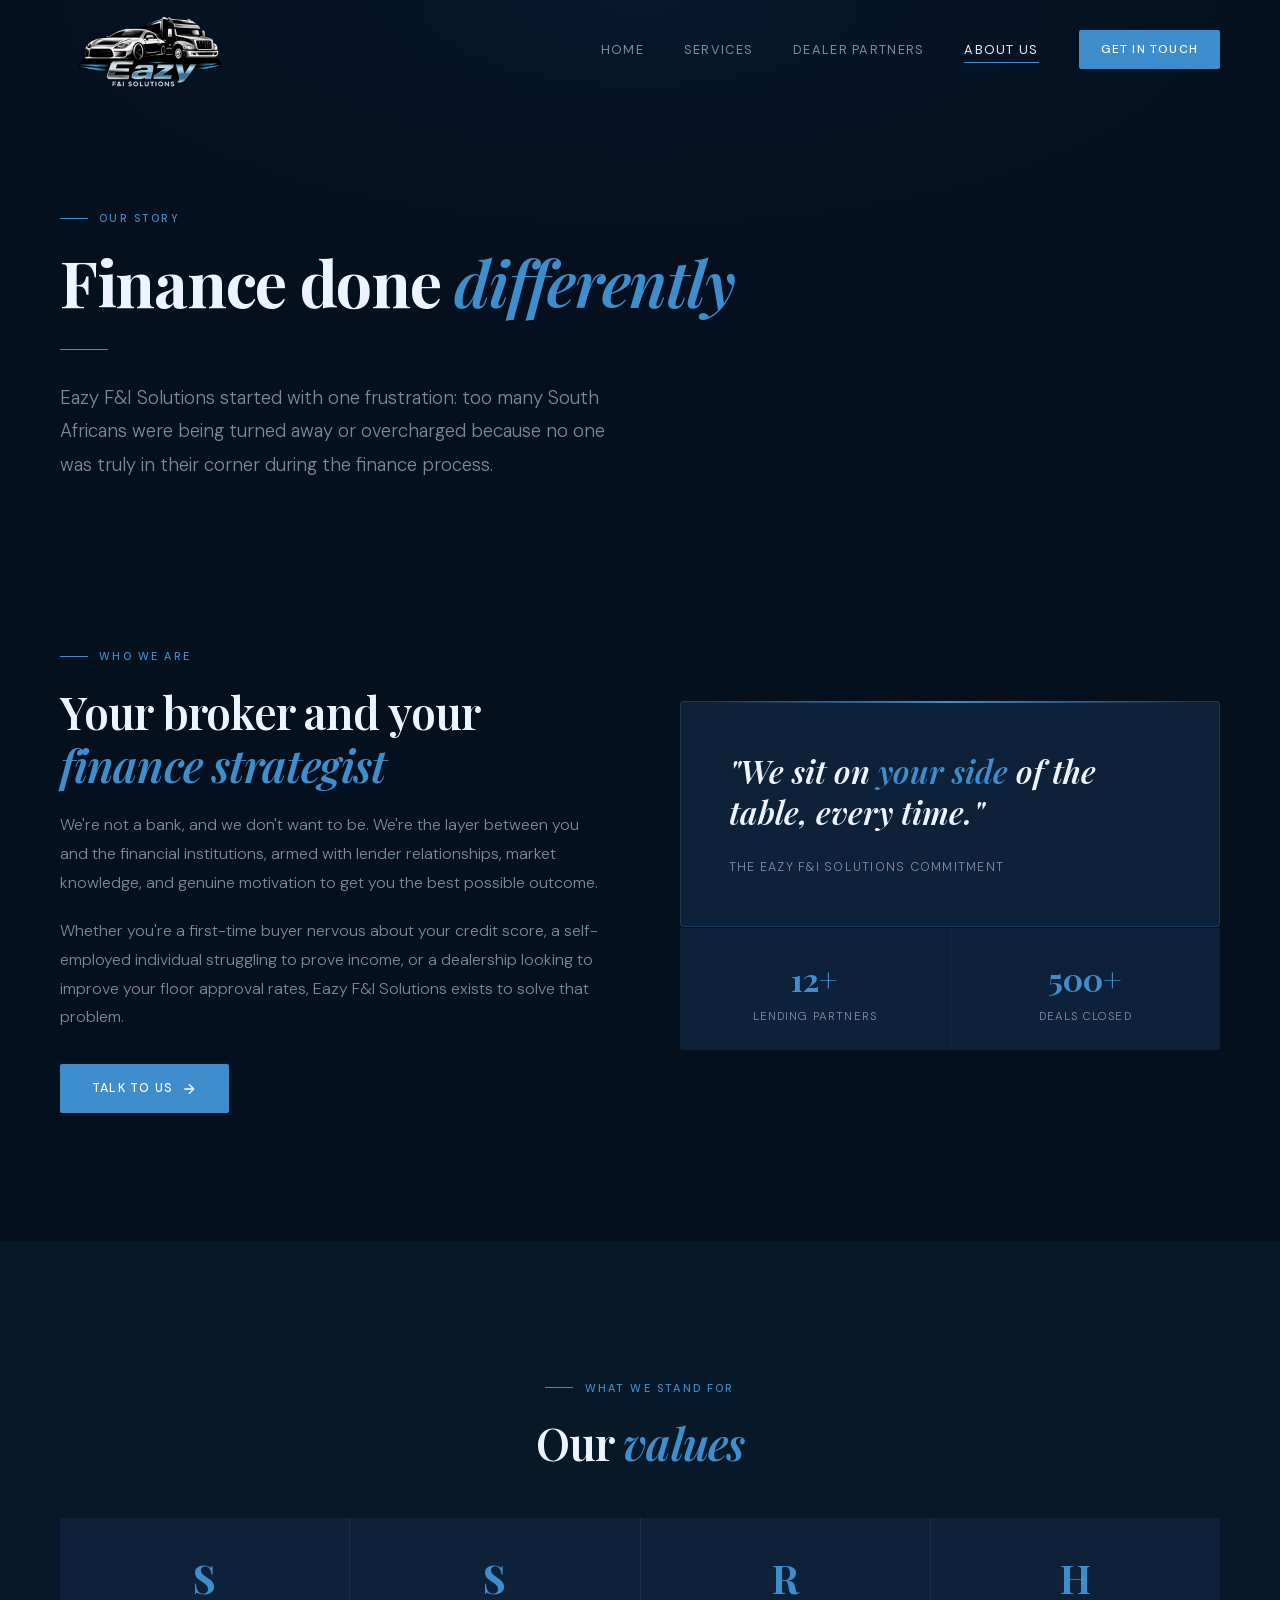
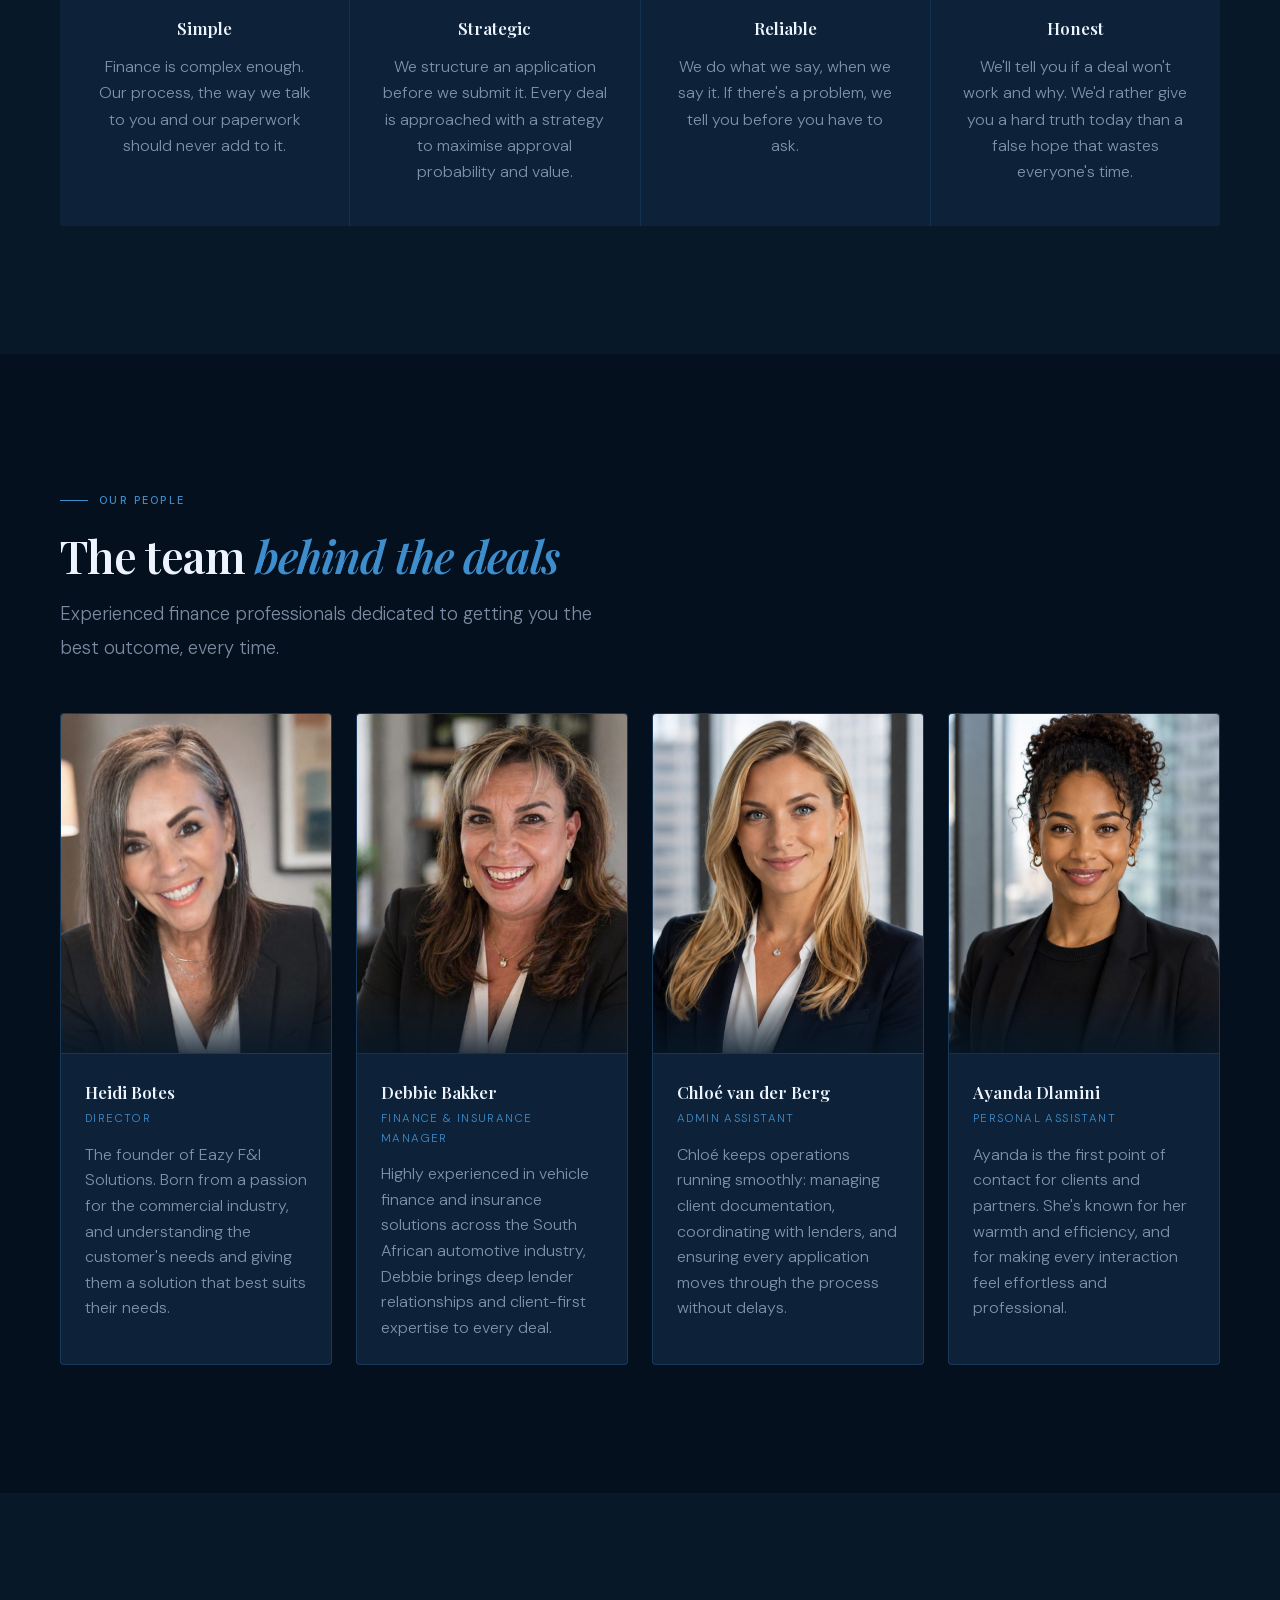
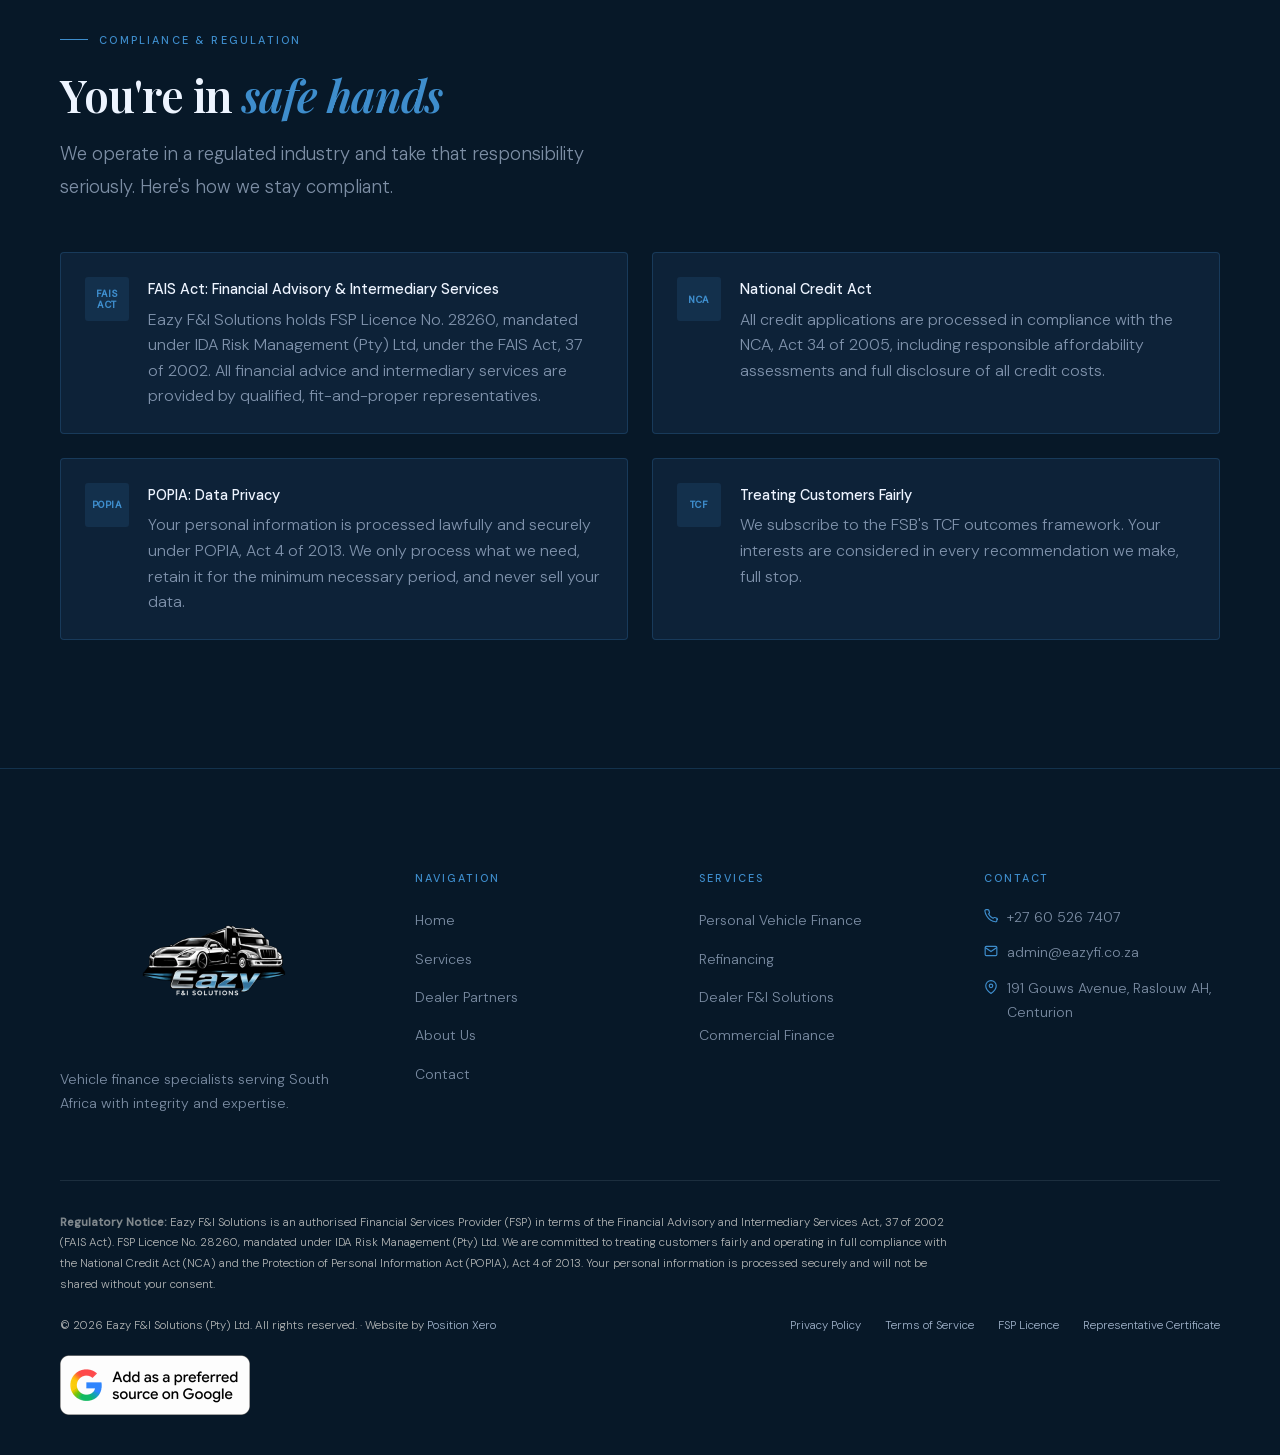
<file: about.html>
<!DOCTYPE html>
<html lang="en">
<head>
  <meta charset="UTF-8" />
  <meta name="viewport" content="width=device-width, initial-scale=1.0" />
  <!-- Google Analytics 4 (Position Xero clients) -->
  <script async src="https://www.googletagmanager.com/gtag/js?id=G-P3R6J764GX"></script>
  <script>
    window.dataLayer = window.dataLayer || [];
    function gtag(){dataLayer.push(arguments);}
    gtag('js', new Date());
    gtag('config', 'G-P3R6J764GX');
  </script>
  <title>About Eazy F&I Solutions: Vehicle Finance Broker</title>
  <meta name="description" content="The Eazy F&I Solutions story: who we are, what we stand for, and why we exist." />
  <link rel="canonical" href="https://eazyfi.co.za/about" />
  <meta name="robots" content="index, follow" />
  <meta property="og:type" content="website" />
  <meta property="og:site_name" content="Eazy F&I Solutions" />
  <meta property="og:title" content="About Eazy F&I Solutions: Vehicle Finance Broker" />
  <meta property="og:description" content="The Eazy F&I Solutions story: who we are, what we stand for, and why we exist." />
  <meta property="og:url" content="https://eazyfi.co.za/about" />
  <meta property="og:image" content="https://eazyfi.co.za/og-image.png" />
  <meta name="twitter:card" content="summary_large_image" />
  <meta name="twitter:title" content="About Eazy F&I Solutions: Vehicle Finance Broker" />
  <meta name="twitter:description" content="The Eazy F&I Solutions story: who we are, what we stand for, and why we exist." />
  <meta name="twitter:image" content="https://eazyfi.co.za/og-image.png" />
  <link rel="stylesheet" href="css/styles.css?v=20261105a" />
  <link rel="icon" href="favicon.ico?v=2" sizes="any" />
  <link rel="icon" type="image/png" sizes="32x32" href="favicon-32x32.png?v=2" />
  <link rel="icon" type="image/png" sizes="16x16" href="favicon-16x16.png?v=2" />
  <link rel="icon" type="image/png" sizes="192x192" href="favicon-192x192.png?v=2" />
  <link rel="apple-touch-icon" href="apple-touch-icon.png?v=2" />
  <style>
    /* ── ABOUT-SPECIFIC ── */
    .about-intro {
      display: grid;
      grid-template-columns: 1fr 1fr;
      gap: 5rem;
      align-items: center;
      margin-top: 3.5rem;
    }

    .about-visual {
      position: relative;
    }

    .about-visual__box {
      background: var(--surface);
      border: 1px solid var(--border);
      border-radius: 4px;
      padding: 3rem;
      position: relative;
    }

    .about-visual__box::before {
      content: '';
      position: absolute;
      top: -1px; left: 2rem; right: 2rem;
      height: 2px;
      background: linear-gradient(90deg, transparent, var(--gold), transparent);
    }

    .pull-quote {
      font-family: var(--font-display);
      font-size: clamp(1.4rem, 2.5vw, 2rem);
      font-weight: 600;
      font-style: italic;
      line-height: 1.3;
      color: var(--white);
      margin-bottom: 1.5rem;
    }

    .pull-quote span { color: var(--gold); }

    .quote-source {
      font-size: 0.78rem;
      letter-spacing: 0.1em;
      text-transform: uppercase;
      color: var(--white-dim);
    }

    /* Values */
    .values-section {
      background: var(--deep);
    }

    .values-grid {
      display: grid;
      grid-template-columns: repeat(4, 1fr);
      gap: 1px;
      background: var(--border);
      border-radius: 4px;
      overflow: hidden;
      margin-top: 3rem;
    }

    .value-card {
      background: var(--surface);
      padding: 2.5rem 2rem;
      transition: background 0.3s;
      text-align: center;
    }

    .value-card:hover { background: var(--surface-2); }

    .value-card__icon {
      font-family: var(--font-display);
      font-size: 2.5rem;
      font-weight: 700;
      color: var(--gold);
      margin-bottom: 1rem;
      line-height: 1;
    }

    .value-card h3 {
      font-family: var(--font-display);
      font-size: 1.05rem;
      font-weight: 600;
      margin-bottom: 0.7rem;
    }

    .value-card p {
      font-size: 0.83rem;
      color: var(--white-dim);
      line-height: 1.65;
    }

    /* Team section */
    .team-grid {
      display: grid;
      grid-template-columns: repeat(4, 1fr);
      gap: 1.5rem;
      margin-top: 3rem;
    }

    .team-card {
      background: var(--surface);
      border: 1px solid var(--border);
      border-radius: 4px;
      overflow: hidden;
      transition: border-color 0.3s, transform 0.3s var(--ease-out);
    }

    .team-card:hover {
      border-color: rgba(40,110,230,0.12);
      transform: translateY(-3px);
    }

    .team-card__avatar {
      height: 340px;
      background: linear-gradient(135deg, var(--surface-2), var(--deep));
      display: flex;
      align-items: center;
      justify-content: center;
      border-bottom: 1px solid var(--border);
      position: relative;
      overflow: hidden;
    }

    .team-card__avatar::after {
      content: '';
      position: absolute;
      bottom: 0; left: 0; right: 0;
      height: 60px;
      background: linear-gradient(0deg, rgba(7,24,40,0.8), transparent);
    }

    .team-card__photo {
      width: 100%;
      height: 100%;
      object-fit: cover;
      object-position: center 18%;
    }

    .team-card__body {
      padding: 1.5rem;
    }

    .team-card__name {
      font-family: var(--font-display);
      font-size: 1.05rem;
      font-weight: 600;
      margin-bottom: 0.2rem;
    }

    .team-card__role {
      font-size: 0.72rem;
      letter-spacing: 0.12em;
      text-transform: uppercase;
      color: var(--gold);
      margin-bottom: 0.8rem;
    }

    .team-card__bio {
      font-size: 0.83rem;
      color: var(--white-dim);
      line-height: 1.6;
    }

    /* Compliance section */
    .compliance-grid {
      display: grid;
      grid-template-columns: repeat(2, 1fr);
      gap: 1.5rem;
      margin-top: 3rem;
    }

    .compliance-item {
      display: flex;
      gap: 1.2rem;
      padding: 1.5rem;
      background: var(--surface);
      border: 1px solid var(--border);
      border-radius: 4px;
    }

    .compliance-item__badge {
      width: 44px; height: 44px;
      background: var(--gold-dim);
      border-radius: 3px;
      display: flex;
      align-items: center;
      justify-content: center;
      flex-shrink: 0;
      font-size: 0.6rem;
      font-weight: 700;
      letter-spacing: 0.05em;
      text-transform: uppercase;
      color: var(--gold);
      text-align: center;
      line-height: 1.2;
    }

    .compliance-item h4 {
      font-size: 0.9rem;
      font-weight: 500;
      margin-bottom: 0.3rem;
    }

    .compliance-item p {
      font-size: 0.8rem;
      color: var(--white-dim);
      line-height: 1.6;
    }

    @media (max-width: 1100px) {
      .team-grid { grid-template-columns: repeat(2, 1fr); }
    }

    @media (max-width: 900px) {
      .about-intro { grid-template-columns: 1fr; gap: 2.5rem; }
      .values-grid { grid-template-columns: repeat(2, 1fr); }
      .compliance-grid { grid-template-columns: 1fr; }
    }

    @media (max-width: 600px) {
      .values-grid { grid-template-columns: 1fr; }
      .team-grid { grid-template-columns: 1fr; }
    }
  </style>
</head>
<body>
  <a class="skip-link" href="#main-content">Skip to main content</a>

  <nav class="nav">
    <div class="nav__inner">
      <a href="/" class="nav__logo">
        <img src="js/images/logo/eazy-logo-white-540.webp" alt="Eazy F&I Solutions" class="nav__logo-img" width="180" height="180" />
      </a>
      <div class="nav__links">
        <a href="/">Home</a>
        <a href="/services">Services</a>
        <a href="/dealer-partners">Dealer Partners</a>
        <a href="/about" class="active">About Us</a>
        <a href="/contact" class="nav__cta">Get in Touch</a>
      </div>
      <a href="https://thirdparty.signio.co.za/ThirdPartyIntegration/application?skin=LIGHTSTONE&amp;uuid=00000197-f510-d0f1-971a-4bd93b7825ff" target="_blank" rel="noopener" class="nav__apply">Apply Now</a>
      <button class="nav__hamburger" aria-label="Menu">
        <span></span><span></span><span></span>
      </button>
    </div>
  </nav>

  <div class="nav__mobile">
    <a href="/">Home</a>
    <a href="/services">Services</a>
    <a href="/dealer-partners">Dealer Partners</a>
    <a href="/about">About Us</a>
    <a href="/contact" class="nav__cta btn btn--gold">Get in Touch</a>
  </div>

  <!-- ── PAGE HERO ── -->
  <section class="page-hero" id="main-content" tabindex="-1">
    <div class="page-hero__inner">
      <div class="eyebrow reveal">Our Story</div>
      <h1 class="display-heading reveal reveal--delay-1">Finance done <em>differently</em></h1>
      <div class="divider reveal reveal--delay-2"></div>
      <p class="lead reveal reveal--delay-3">Eazy F&amp;I Solutions started with one frustration: too many South Africans were being turned away or overcharged because no one was truly in their corner during the finance process.</p>
    </div>
  </section>

  <!-- ── ABOUT INTRO ── -->
  <section class="section" style="padding-top:0;">
    <div class="section__inner">
      <div class="about-intro">
        <div class="reveal">
          <div class="eyebrow">Who We Are</div>
          <h2 class="section-heading">Your broker and your <em>finance strategist</em></h2>
          <p style="color:var(--white-dim); font-size:0.95rem; line-height:1.8; margin: 1.2rem 0;">We're not a bank, and we don't want to be. We're the layer between you and the financial institutions, armed with lender relationships, market knowledge, and genuine motivation to get you the best possible outcome.</p>
          <p style="color:var(--white-dim); font-size:0.95rem; line-height:1.8; margin-bottom:2rem;">Whether you're a first-time buyer nervous about your credit score, a self-employed individual struggling to prove income, or a dealership looking to improve your floor approval rates, Eazy F&amp;I Solutions exists to solve that problem.</p>
          <a href="/contact" class="btn btn--gold">
            Talk to Us
            <svg viewBox="0 0 24 24" fill="none" stroke="currentColor" stroke-width="2"><line x1="5" y1="12" x2="19" y2="12"/><polyline points="12 5 19 12 12 19"/></svg>
          </a>
        </div>
        <div class="about-visual reveal reveal--delay-2">
          <div class="about-visual__box">
            <div class="pull-quote">"We sit on <span>your side</span> of the table, every time."</div>
            <div class="quote-source">The Eazy F&amp;I Solutions commitment</div>
          </div>
          <div style="margin-top:1px; display:grid; grid-template-columns:1fr 1fr; gap:1px; background:var(--border); border-radius:0 0 4px 4px; overflow:hidden;">
            <div style="background:var(--surface); padding:1.5rem; text-align:center;">
              <div style="font-family:var(--font-display); font-size:2rem; font-weight:700; color:var(--gold);">12+</div>
              <div style="font-size:0.72rem; color:var(--white-dim); letter-spacing:0.1em; text-transform:uppercase;">Lending Partners</div>
            </div>
            <div style="background:var(--surface); padding:1.5rem; text-align:center;">
              <div style="font-family:var(--font-display); font-size:2rem; font-weight:700; color:var(--gold);">500+</div>
              <div style="font-size:0.72rem; color:var(--white-dim); letter-spacing:0.1em; text-transform:uppercase;">Deals Closed</div>
            </div>
          </div>
        </div>
      </div>
    </div>
  </section>

  <!-- ── VALUES ── -->
  <section class="section values-section">
    <div class="section__inner">
      <div class="reveal" style="text-align:center;">
        <div class="eyebrow" style="justify-content:center;">What We Stand For</div>
        <h2 class="section-heading">Our <em>values</em></h2>
      </div>
      <div class="values-grid">
        <div class="value-card reveal reveal--delay-1">
          <div class="value-card__icon">S</div>
          <h3>Simple</h3>
          <p>Finance is complex enough. Our process, the way we talk to you and our paperwork should never add to it.</p>
        </div>
        <div class="value-card reveal reveal--delay-2">
          <div class="value-card__icon">S</div>
          <h3>Strategic</h3>
          <p>We structure an application before we submit it. Every deal is approached with a strategy to maximise approval probability and value.</p>
        </div>
        <div class="value-card reveal reveal--delay-3">
          <div class="value-card__icon">R</div>
          <h3>Reliable</h3>
          <p>We do what we say, when we say it. If there's a problem, we tell you before you have to ask.</p>
        </div>
        <div class="value-card reveal reveal--delay-4">
          <div class="value-card__icon">H</div>
          <h3>Honest</h3>
          <p>We'll tell you if a deal won't work and why. We'd rather give you a hard truth today than a false hope that wastes everyone's time.</p>
        </div>
      </div>
    </div>
  </section>

  <!-- ── TEAM ── -->
  <section class="section">
    <div class="section__inner">
      <div class="reveal">
        <div class="eyebrow">Our People</div>
        <h2 class="section-heading">The team <em>behind the deals</em></h2>
        <p class="lead" style="margin-top:1rem;">Experienced finance professionals dedicated to getting you the best outcome, every time.</p>
      </div>
      <div class="team-grid">

        <!-- Heidi Botes -->
        <div class="team-card reveal reveal--delay-1">
          <div class="team-card__avatar" style="background:linear-gradient(150deg, #0a1f35 0%, #16324f 100%); padding:0;">
            <img src="js/images/team/heidi-botes-700.jpg" alt="Heidi Botes" class="team-card__photo" loading="lazy" decoding="async"
              onerror="this.style.display='none'; this.nextElementSibling.style.display='flex';" />
            <div class="avatar-circle" style="display:none;">HB</div>
          </div>
          <div class="team-card__body">
            <div class="team-card__name">Heidi Botes</div>
            <div class="team-card__role">Director</div>
            <p class="team-card__bio">The founder of Eazy F&amp;I Solutions. Born from a passion for the commercial industry, and understanding the customer's needs and giving them a solution that best suits their needs.</p>
          </div>
        </div>

        <!-- Debbie Bakker -->
        <div class="team-card reveal reveal--delay-2">
          <div class="team-card__avatar" style="background:linear-gradient(150deg, #071828 0%, #122B46 100%); padding:0;">
            <img src="js/images/team/debby-bakker-700.jpg" alt="Debbie Bakker" class="team-card__photo" loading="lazy" decoding="async"
              onerror="this.style.display='none'; this.nextElementSibling.style.display='flex';" />
            <div class="avatar-circle" style="display:none;">DB</div>
          </div>
          <div class="team-card__body">
            <div class="team-card__name">Debbie Bakker</div>
            <div class="team-card__role">Finance &amp; Insurance Manager</div>
            <p class="team-card__bio">Highly experienced in vehicle finance and insurance solutions across the South African automotive industry, Debbie brings deep lender relationships and client-first expertise to every deal.</p>
          </div>
        </div>

        <!-- Chloé van der Berg -->
        <div class="team-card reveal reveal--delay-3">
          <div class="team-card__avatar" style="background:linear-gradient(150deg, #091d38 0%, #1a3a5c 100%); padding:0;">
            <img src="js/images/team/chloe-van-der-berg-700.jpg" alt="Chloé van der Berg" class="team-card__photo" loading="lazy" decoding="async"
              onerror="this.style.display='none'; this.nextElementSibling.style.display='flex';" />
            <div class="avatar-circle" style="display:none;">CV</div>
          </div>
          <div class="team-card__body">
            <div class="team-card__name">Chloé van der Berg</div>
            <div class="team-card__role">Admin Assistant</div>
            <p class="team-card__bio">Chloé keeps operations running smoothly: managing client documentation, coordinating with lenders, and ensuring every application moves through the process without delays.</p>
          </div>
        </div>

        <!-- Ayanda Dlamini -->
        <div class="team-card reveal reveal--delay-4">
          <div class="team-card__avatar" style="background:linear-gradient(150deg, #071525 0%, #0f2840 100%); padding:0;">
            <img src="js/images/team/ayanda-dlamini-700.jpg" alt="Ayanda Dlamini" class="team-card__photo" loading="lazy" decoding="async"
              onerror="this.style.display='none'; this.nextElementSibling.style.display='flex';" />
            <div class="avatar-circle" style="display:none;">AD</div>
          </div>
          <div class="team-card__body">
            <div class="team-card__name">Ayanda Dlamini</div>
            <div class="team-card__role">Personal Assistant</div>
            <p class="team-card__bio">Ayanda is the first point of contact for clients and partners. She's known for her warmth and efficiency, and for making every interaction feel effortless and professional.</p>
          </div>
        </div>

      </div>
    </div>
  </section>

  <!-- ── COMPLIANCE ── -->
  <section class="section" style="background:var(--deep);">
    <div class="section__inner">
      <div class="reveal">
        <div class="eyebrow">Compliance &amp; Regulation</div>
        <h2 class="section-heading">You're in <em>safe hands</em></h2>
        <p class="lead" style="margin-top:1rem;">We operate in a regulated industry and take that responsibility seriously. Here's how we stay compliant.</p>
      </div>
      <div class="compliance-grid">
        <div class="compliance-item reveal reveal--delay-1">
          <div class="compliance-item__badge">FAIS<br>Act</div>
          <div>
            <h4>FAIS Act: Financial Advisory &amp; Intermediary Services</h4>
            <p>Eazy F&amp;I Solutions holds FSP Licence No. 28260, mandated under IDA Risk Management (Pty) Ltd, under the FAIS Act, 37 of 2002. All financial advice and intermediary services are provided by qualified, fit-and-proper representatives.</p>
          </div>
        </div>
        <div class="compliance-item reveal reveal--delay-2">
          <div class="compliance-item__badge">NCA</div>
          <div>
            <h4>National Credit Act</h4>
            <p>All credit applications are processed in compliance with the NCA, Act 34 of 2005, including responsible affordability assessments and full disclosure of all credit costs.</p>
          </div>
        </div>
        <div class="compliance-item reveal reveal--delay-1">
          <div class="compliance-item__badge">POPIA</div>
          <div>
            <h4>POPIA: Data Privacy</h4>
            <p>Your personal information is processed lawfully and securely under POPIA, Act 4 of 2013. We only process what we need, retain it for the minimum necessary period, and never sell your data.</p>
          </div>
        </div>
        <div class="compliance-item reveal reveal--delay-2">
          <div class="compliance-item__badge">TCF</div>
          <div>
            <h4>Treating Customers Fairly</h4>
            <p>We subscribe to the FSB's TCF outcomes framework. Your interests are considered in every recommendation we make, full stop.</p>
          </div>
        </div>
      </div>
    </div>
  </section>

  <!-- ── FOOTER ── -->
  <footer>
    <div class="footer__inner">
      <div class="footer__grid footer__grid--4">
        <div class="footer__col footer__col--brand">
          <img src="js/images/logo/eazy-logo-white-540.webp" alt="Eazy F&I Solutions" class="footer__logo-img" width="180" height="180" loading="lazy" decoding="async" />
          <p class="footer__brand-desc">Vehicle finance specialists serving South Africa with integrity and expertise.</p>
        </div>
        <div class="footer__col">
          <h4>Navigation</h4>
          <ul>
            <li><a href="/">Home</a></li>
            <li><a href="/services">Services</a></li>
            <li><a href="/dealer-partners">Dealer Partners</a></li>
            <li><a href="/about">About Us</a></li>
            <li><a href="/contact">Contact</a></li>
          </ul>
        </div>
        <div class="footer__col">
          <h4>Services</h4>
          <ul>
            <li><a href="/services">Personal Vehicle Finance</a></li>
            <li><a href="/services">Refinancing</a></li>
            <li><a href="/dealer-partners">Dealer F&amp;I Solutions</a></li>
            <li><a href="https://thirdparty.signio.co.za/ThirdPartyIntegration/application?skin=LIGHTSTONE&amp;uuid=00000197-f510-d0f1-971a-4bd93b7825ff" target="_blank" rel="noopener">Commercial Finance</a></li>
          </ul>
        </div>
        <div class="footer__col">
          <h4>Contact</h4>
          <div class="contact-item">
            <svg viewBox="0 0 24 24" fill="none" stroke="currentColor" stroke-width="2"><path d="M22 16.92v3a2 2 0 0 1-2.18 2 19.79 19.79 0 0 1-8.63-3.07A19.5 19.5 0 0 1 4.69 12 19.79 19.79 0 0 1 1.56 3.37 2 2 0 0 1 3.54 1h3a2 2 0 0 1 2 1.72c.127.96.361 1.903.7 2.81a2 2 0 0 1-.45 2.11L7.91 8.52A16 16 0 0 0 15.48 16l.88-.87a2 2 0 0 1 2.11-.45c.907.339 1.85.573 2.81.7A2 2 0 0 1 23 17.29z"/></svg>
            <a href="tel:+27605267407">+27 60 526 7407</a>
          </div>
          <div class="contact-item">
            <svg viewBox="0 0 24 24" fill="none" stroke="currentColor" stroke-width="2"><path d="M4 4h16c1.1 0 2 .9 2 2v12c0 1.1-.9 2-2 2H4c-1.1 0-2-.9-2-2V6c0-1.1.9-2 2-2z"/><polyline points="22,6 12,13 2,6"/></svg>
            <a href="mailto:admin@eazyfi.co.za">admin@eazyfi.co.za</a>
          </div>
          <div class="contact-item">
            <svg viewBox="0 0 24 24" fill="none" stroke="currentColor" stroke-width="2"><path d="M21 10c0 7-9 13-9 13s-9-6-9-13a9 9 0 0 1 18 0z"/><circle cx="12" cy="10" r="3"/></svg>
            <span>191 Gouws Avenue, Raslouw AH, Centurion</span>
          </div>
        </div>
      </div>
      <div class="footer__bottom">
        <p class="footer__compliance">
          <strong style="color:rgba(248,245,239,0.5);">Regulatory Notice:</strong> Eazy F&amp;I Solutions is an authorised Financial Services Provider (FSP) in terms of the Financial Advisory and Intermediary Services Act, 37 of 2002 (FAIS Act). FSP Licence No. 28260, mandated under IDA Risk Management (Pty) Ltd. We are committed to treating customers fairly and operating in full compliance with the National Credit Act (NCA) and the Protection of Personal Information Act (POPIA), Act 4 of 2013. Your personal information is processed securely and will not be shared without your consent.
        </p>
        <div class="footer__copy">
          <span>&copy; <span data-year>2026</span> Eazy F&amp;I Solutions (Pty) Ltd. All rights reserved.<span class="footer__sep" aria-hidden="true"> &middot; </span><span class="footer__credit">Website by <a href="https://www.positionxero.com/">Position Xero</a></span></span>
          <div class="footer__legal-links">
            <a href="/privacy-policy">Privacy Policy</a>
            <a href="/terms">Terms of Service</a>
            <a href="documents/fsca-fsp-licence-28260.pdf" target="_blank" rel="noopener">FSP Licence</a>
            <a href="documents/ida-representative-certificate.pdf" target="_blank" rel="noopener">Representative Certificate</a>
          </div>
        </div>
        <a class="pref-source" href="https://www.google.com/preferences/source?q=eazyfi.co.za" target="_blank" rel="noopener" aria-label="Add Eazy F&amp;I as a preferred source on Google">
          <img src="/js/images/google-preferred-source-light.png" width="190" height="60" alt="Add as a preferred source on Google" loading="lazy" decoding="async">
        </a>
      </div>
    </div>
  </footer>

  <script src="js/main.js"></script>
</body>
</html>
</file>
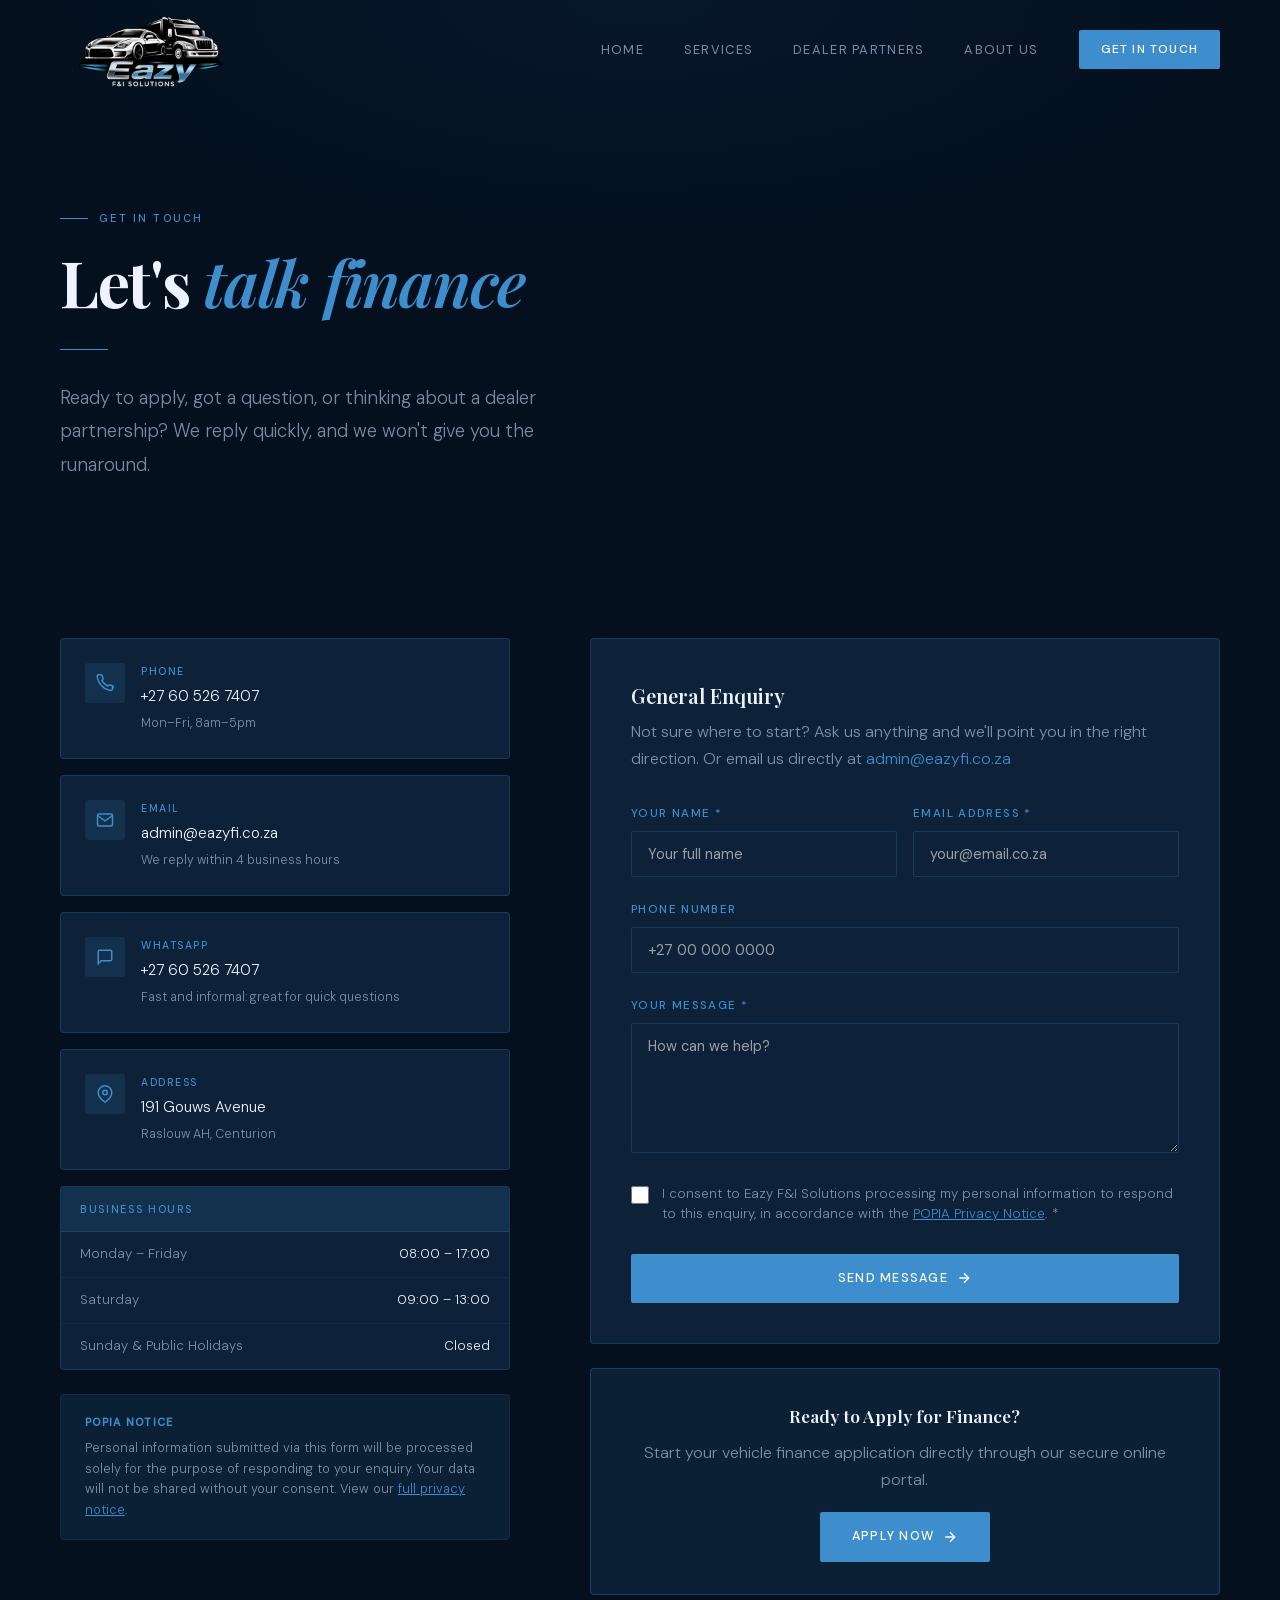
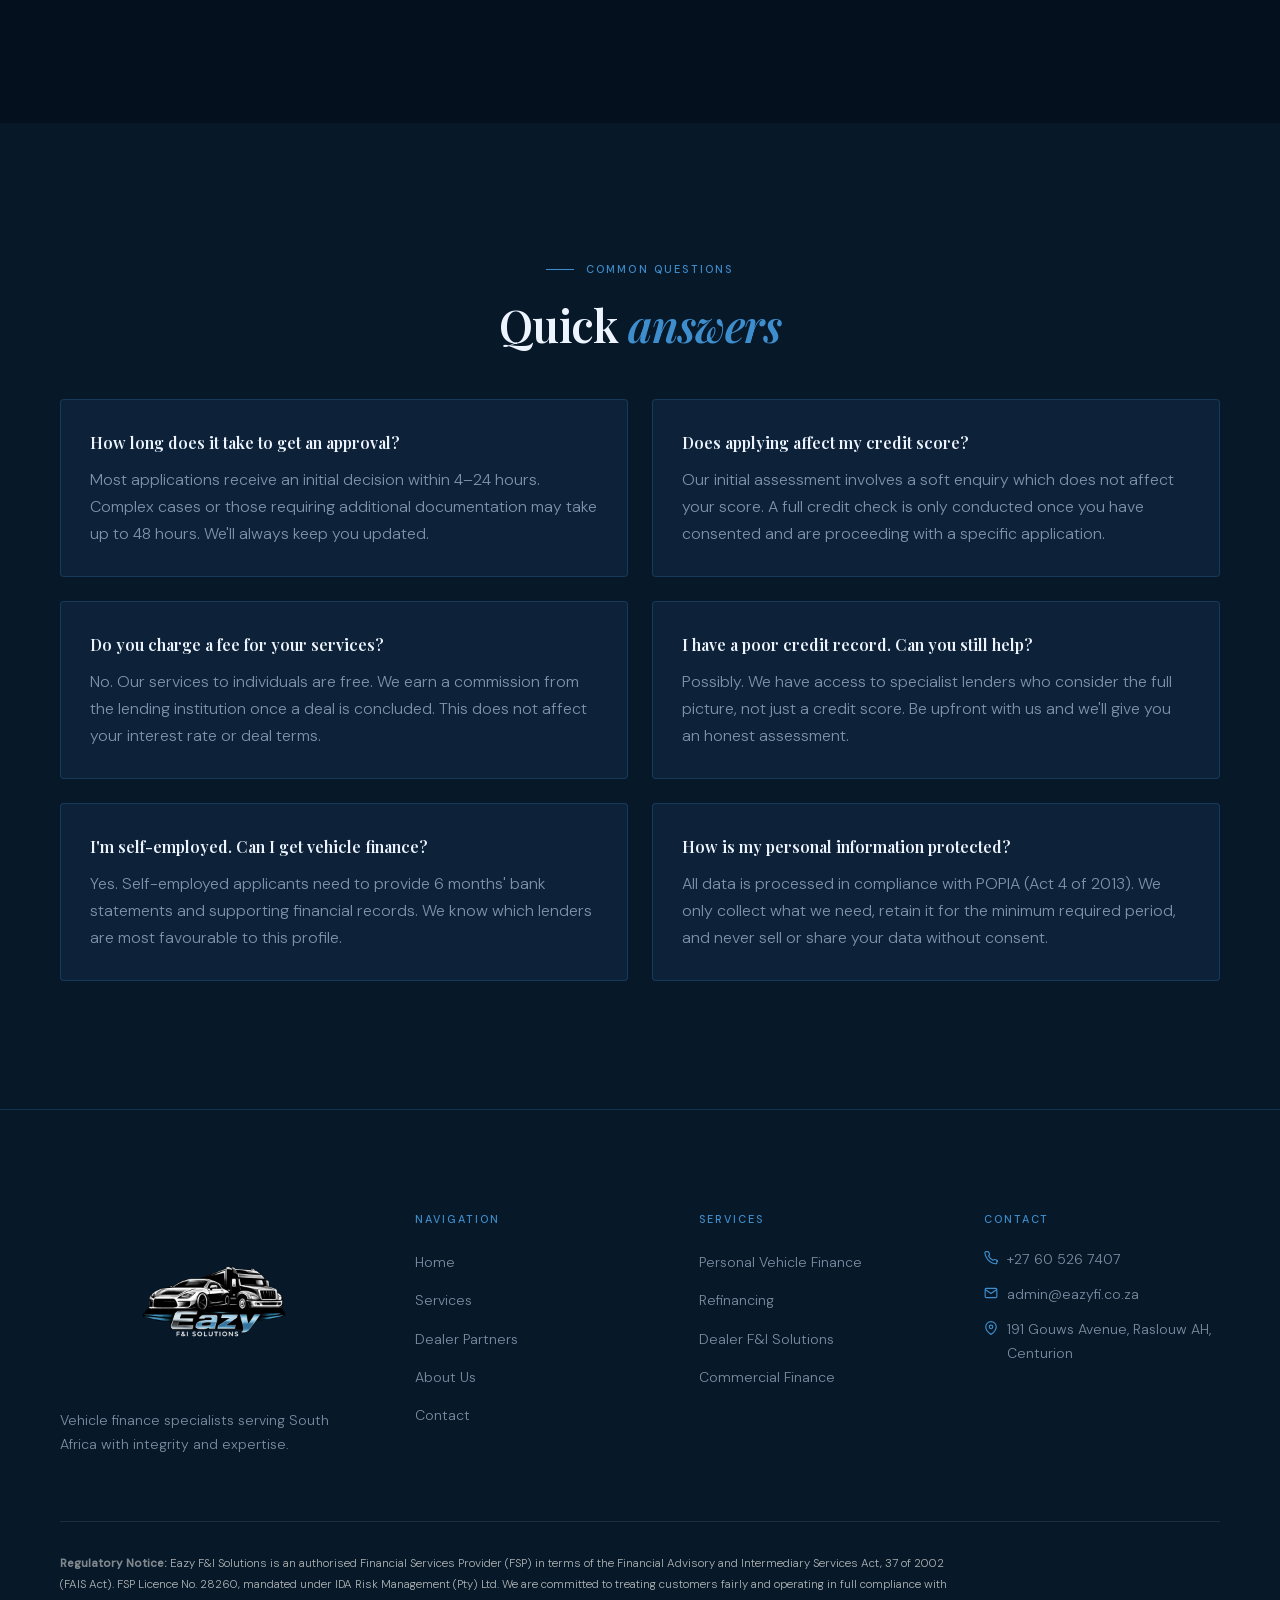
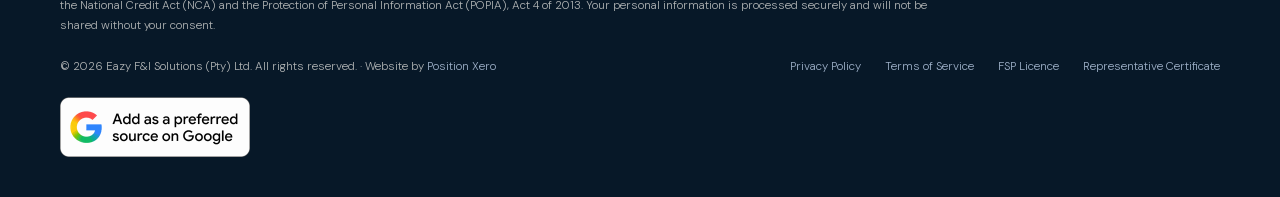
<file: contact.html>
<!DOCTYPE html>
<html lang="en">
<head>
  <meta charset="UTF-8" />
  <meta name="viewport" content="width=device-width, initial-scale=1.0" />
  <!-- Google Analytics 4 (Position Xero clients) -->
  <script async src="https://www.googletagmanager.com/gtag/js?id=G-P3R6J764GX"></script>
  <script>
    window.dataLayer = window.dataLayer || [];
    function gtag(){dataLayer.push(arguments);}
    gtag('js', new Date());
    gtag('config', 'G-P3R6J764GX');
  </script>
  <title>Contact Eazy F&I Solutions | Vehicle Finance, Centurion</title>
  <meta name="description" content="Contact Eazy F&I Solutions in Centurion: apply for vehicle or car finance, ask about refinancing, or enquire about a dealer partnership. Call or WhatsApp." />
  <link rel="canonical" href="https://eazyfi.co.za/contact" />
  <meta name="robots" content="index, follow" />
  <meta property="og:type" content="website" />
  <meta property="og:site_name" content="Eazy F&I Solutions" />
  <meta property="og:title" content="Contact Eazy F&I Solutions | Vehicle Finance, Centurion" />
  <meta property="og:description" content="Contact Eazy F&I Solutions in Centurion: apply for vehicle or car finance, ask about refinancing, or enquire about a dealer partnership. Call or WhatsApp." />
  <meta property="og:url" content="https://eazyfi.co.za/contact" />
  <meta property="og:image" content="https://eazyfi.co.za/og-image.png" />
  <meta name="twitter:card" content="summary_large_image" />
  <meta name="twitter:title" content="Contact Eazy F&I Solutions | Vehicle Finance, Centurion" />
  <meta name="twitter:description" content="Contact Eazy F&I Solutions in Centurion: apply for vehicle or car finance, ask about refinancing, or enquire about a dealer partnership. Call or WhatsApp." />
  <meta name="twitter:image" content="https://eazyfi.co.za/og-image.png" />
  <link rel="stylesheet" href="css/styles.css?v=20261105a" />
  <link rel="icon" href="favicon.ico?v=2" sizes="any" />
  <link rel="icon" type="image/png" sizes="32x32" href="favicon-32x32.png?v=2" />
  <link rel="icon" type="image/png" sizes="16x16" href="favicon-16x16.png?v=2" />
  <link rel="icon" type="image/png" sizes="192x192" href="favicon-192x192.png?v=2" />
  <link rel="apple-touch-icon" href="apple-touch-icon.png?v=2" />
  <style>
    /* ── CONTACT-SPECIFIC ── */
    .contact-layout {
      display: grid;
      grid-template-columns: 1fr 1.4fr;
      gap: 5rem;
      margin-top: 3.5rem;
      align-items: start;
    }

    .contact-info {
      position: sticky;
      top: calc(var(--nav-h) + 2rem);
    }

    .contact-channel {
      display: flex;
      gap: 1rem;
      align-items: flex-start;
      padding: 1.5rem;
      background: var(--surface);
      border: 1px solid var(--border);
      border-radius: 4px;
      margin-bottom: 1rem;
      transition: border-color 0.3s;
    }

    .contact-channel:hover { border-color: rgba(40,110,230,0.12); }

    /* The whole phone, email and WhatsApp card is the link, not just the
       20px line of text (28 October 2026 phone review). The link's own
       box stays where it is; an invisible layer stretches its tap area
       over the card. The address card has no link and is unchanged. */
    .contact-channel { position: relative; }

    .contact-channel__value a::after {
      content: '';
      position: absolute;
      inset: 0;
      border-radius: 4px;
    }

    .contact-channel:focus-within { border-color: var(--gold); }

    .contact-channel__icon {
      width: 40px; height: 40px;
      background: var(--gold-dim);
      border-radius: 3px;
      display: flex;
      align-items: center;
      justify-content: center;
      color: var(--gold);
      flex-shrink: 0;
    }

    .contact-channel__icon svg { width: 18px; height: 18px; }

    .contact-channel__label {
      font-size: 0.65rem;
      font-weight: 500;
      letter-spacing: 0.15em;
      text-transform: uppercase;
      color: var(--gold);
      margin-bottom: 0.2rem;
    }

    .contact-channel__value {
      font-size: 0.95rem;
      color: var(--white);
    }

    .contact-channel__note {
      font-size: 0.78rem;
      color: var(--white-dim);
      margin-top: 0.2rem;
    }

    .hours-box {
      background: var(--surface);
      border: 1px solid var(--border);
      border-radius: 4px;
      overflow: hidden;
      margin-top: 1rem;
    }

    .hours-box__header {
      padding: 0.8rem 1.2rem;
      background: var(--gold-dim);
      border-bottom: 1px solid var(--border);
      font-size: 0.68rem;
      font-weight: 500;
      letter-spacing: 0.15em;
      text-transform: uppercase;
      color: var(--gold);
    }

    .hours-row {
      display: flex;
      justify-content: space-between;
      padding: 0.7rem 1.2rem;
      font-size: 0.83rem;
      border-bottom: 1px solid rgba(40,110,230,0.12);
    }

    .hours-row:last-child { border-bottom: none; }
    .hours-row span:first-child { color: var(--white-dim); }
    .hours-row span:last-child { color: var(--white); }

    .faq-section { background: var(--deep); }

    .faq-grid {
      display: grid;
      grid-template-columns: repeat(2, 1fr);
      gap: 1.5rem;
      margin-top: 3rem;
    }

    .faq-item {
      padding: 1.8rem;
      background: var(--surface);
      border: 1px solid var(--border);
      border-radius: 4px;
    }

    .faq-item h4 {
      font-family: var(--font-display);
      font-size: 1rem;
      font-weight: 600;
      margin-bottom: 0.6rem;
      color: var(--white);
    }

    .faq-item p {
      font-size: 0.85rem;
      color: var(--white-dim);
      line-height: 1.7;
    }

    @media (max-width: 900px) {
      .contact-layout { grid-template-columns: 1fr; gap: 2.5rem; }
      .contact-info { position: static; }
      .faq-grid { grid-template-columns: 1fr; }
    }
  </style>
</head>
<body>
  <a class="skip-link" href="#main-content">Skip to main content</a>

  <nav class="nav">
    <div class="nav__inner">
      <a href="/" class="nav__logo">
        <img src="js/images/logo/eazy-logo-white-540.webp" alt="Eazy F&I Solutions" class="nav__logo-img" width="180" height="180" />
      </a>
      <div class="nav__links">
        <a href="/">Home</a>
        <a href="/services">Services</a>
        <a href="/dealer-partners">Dealer Partners</a>
        <a href="/about">About Us</a>
        <a href="/contact" class="nav__cta active">Get in Touch</a>
      </div>
      <a href="https://thirdparty.signio.co.za/ThirdPartyIntegration/application?skin=LIGHTSTONE&amp;uuid=00000197-f510-d0f1-971a-4bd93b7825ff" target="_blank" rel="noopener" class="nav__apply">Apply Now</a>
      <button class="nav__hamburger" aria-label="Menu">
        <span></span><span></span><span></span>
      </button>
    </div>
  </nav>

  <div class="nav__mobile">
    <a href="/">Home</a>
    <a href="/services">Services</a>
    <a href="/dealer-partners">Dealer Partners</a>
    <a href="/about">About Us</a>
    <a href="/contact" class="nav__cta btn btn--gold">Get in Touch</a>
  </div>

  <!-- ── PAGE HERO ── -->
  <section class="page-hero" id="main-content" tabindex="-1">
    <div class="page-hero__inner">
      <div class="eyebrow reveal">Get In Touch</div>
      <h1 class="display-heading reveal reveal--delay-1">Let's <em>talk finance</em></h1>
      <div class="divider reveal reveal--delay-2"></div>
      <p class="lead reveal reveal--delay-3">Ready to apply, got a question, or thinking about a dealer partnership? We reply quickly, and we won't give you the runaround.</p>
    </div>
  </section>

  <!-- ── CONTACT LAYOUT ── -->
  <section class="section" style="padding-top:0;">
    <div class="section__inner">
      <div class="contact-layout">

        <!-- INFO PANEL -->
        <div class="contact-info reveal">
          <div class="contact-channel">
            <div class="contact-channel__icon">
              <svg viewBox="0 0 24 24" fill="none" stroke="currentColor" stroke-width="2"><path d="M22 16.92v3a2 2 0 0 1-2.18 2 19.79 19.79 0 0 1-8.63-3.07A19.5 19.5 0 0 1 4.69 12 19.79 19.79 0 0 1 1.56 3.37 2 2 0 0 1 3.54 1h3a2 2 0 0 1 2 1.72c.127.96.361 1.903.7 2.81a2 2 0 0 1-.45 2.11L7.91 8.52A16 16 0 0 0 15.48 16l.88-.87a2 2 0 0 1 2.11-.45c.907.339 1.85.573 2.81.7A2 2 0 0 1 23 17.29z"/></svg>
            </div>
            <div>
              <div class="contact-channel__label">Phone</div>
              <div class="contact-channel__value"><a href="tel:+27605267407">+27 60 526 7407</a></div>
              <div class="contact-channel__note">Mon–Fri, 8am–5pm</div>
            </div>
          </div>

          <div class="contact-channel">
            <div class="contact-channel__icon">
              <svg viewBox="0 0 24 24" fill="none" stroke="currentColor" stroke-width="2"><path d="M4 4h16c1.1 0 2 .9 2 2v12c0 1.1-.9 2-2 2H4c-1.1 0-2-.9-2-2V6c0-1.1.9-2 2-2z"/><polyline points="22,6 12,13 2,6"/></svg>
            </div>
            <div>
              <div class="contact-channel__label">Email</div>
              <div class="contact-channel__value"><a href="mailto:admin@eazyfi.co.za">admin@eazyfi.co.za</a></div>
              <div class="contact-channel__note">We reply within 4 business hours</div>
            </div>
          </div>

          <div class="contact-channel">
            <div class="contact-channel__icon">
              <svg viewBox="0 0 24 24" fill="none" stroke="currentColor" stroke-width="2"><path d="M21 15a2 2 0 0 1-2 2H7l-4 4V5a2 2 0 0 1 2-2h14a2 2 0 0 1 2 2z"/></svg>
            </div>
            <div>
              <div class="contact-channel__label">WhatsApp</div>
              <div class="contact-channel__value"><a href="https://wa.me/27605267407">+27 60 526 7407</a></div>
              <div class="contact-channel__note">Fast and informal: great for quick questions</div>
            </div>
          </div>

          <div class="contact-channel">
            <div class="contact-channel__icon">
              <svg viewBox="0 0 24 24" fill="none" stroke="currentColor" stroke-width="2"><path d="M21 10c0 7-9 13-9 13s-9-6-9-13a9 9 0 0 1 18 0z"/><circle cx="12" cy="10" r="3"/></svg>
            </div>
            <div>
              <div class="contact-channel__label">Address</div>
              <div class="contact-channel__value">191 Gouws Avenue</div>
              <div class="contact-channel__note">Raslouw AH, Centurion</div>
            </div>
          </div>

          <div class="hours-box">
            <div class="hours-box__header">Business Hours</div>
            <div class="hours-row"><span>Monday – Friday</span><span>08:00 – 17:00</span></div>
            <div class="hours-row"><span>Saturday</span><span>09:00 – 13:00</span></div>
            <div class="hours-row"><span>Sunday &amp; Public Holidays</span><span>Closed</span></div>
          </div>

          <div style="margin-top:1.5rem; padding:1.2rem 1.5rem; background:var(--gold-dim); border:1px solid rgba(40,110,230,0.12); border-radius:4px; font-size:0.8rem; color:var(--white-dim); line-height:1.6;">
            <strong style="color:var(--gold); font-size:0.68rem; letter-spacing:0.12em; text-transform:uppercase; display:block; margin-bottom:0.4rem;">POPIA Notice</strong>
            Personal information submitted via this form will be processed solely for the purpose of responding to your enquiry. Your data will not be shared without your consent. View our <a href="/privacy-policy" style="color:var(--gold); text-decoration:underline;">full privacy notice</a>.
          </div>
        </div>

        <!-- FORMS -->
        <div class="reveal reveal--delay-2">
          <div style="background:var(--surface); border:1px solid var(--border); border-radius:4px; padding:2.5rem;">
            <h3 style="font-family:var(--font-display); font-size:1.25rem; font-weight:600; margin-bottom:0.3rem;">General Enquiry</h3>
            <p style="font-size:0.85rem; color:var(--white-dim); margin-bottom:2rem;">Not sure where to start? Ask us anything and we'll point you in the right direction. Or email us directly at <a href="mailto:admin@eazyfi.co.za" style="color:var(--gold);">admin@eazyfi.co.za</a></p>
            <form action="https://formspree.io/f/mzdqzwkk" method="POST" data-validate>
              <input type="hidden" name="_subject" value="New General Enquiry — Eazy F&I Solutions" />
              <input type="text" name="_gotcha" tabindex="-1" autocomplete="off" aria-hidden="true" style="display:none !important" />
              <div class="form-row">
                <div class="form-group">
                  <label for="g-name">Your Name *</label>
                  <input type="text" id="g-name" name="name" placeholder="Your full name" required />
                </div>
                <div class="form-group">
                  <label for="g-email">Email Address *</label>
                  <input type="email" id="g-email" name="email" placeholder="your@email.co.za" required />
                </div>
              </div>
              <div class="form-group">
                <label for="g-phone">Phone Number</label>
                <input type="tel" id="g-phone" name="phone" placeholder="+27 00 000 0000" />
              </div>
              <div class="form-group">
                <label for="g-message">Your Message *</label>
                <textarea id="g-message" name="message" placeholder="How can we help?" required></textarea>
              </div>
              <div class="form-check">
                <input type="checkbox" id="g-popia" name="popia_consent" value="Yes" required />
                <label for="g-popia">I consent to Eazy F&amp;I Solutions processing my personal information to respond to this enquiry, in accordance with the <a href="/privacy-policy">POPIA Privacy Notice</a>. *</label>
              </div>
              <button type="submit" class="btn btn--gold" style="width:100%; justify-content:center; margin-top:0.5rem;">
                Send Message
                <svg viewBox="0 0 24 24" fill="none" stroke="currentColor" stroke-width="2"><line x1="5" y1="12" x2="19" y2="12"/><polyline points="12 5 19 12 12 19"/></svg>
              </button>
            </form>
          </div>

          <div style="margin-top:1.5rem; padding:2rem; background:var(--gold-dim); border:1px solid rgba(62,141,204,0.3); border-radius:4px; text-align:center;">
            <div style="font-family:var(--font-display); font-size:1.1rem; font-weight:600; margin-bottom:0.5rem;">Ready to Apply for Finance?</div>
            <p style="font-size:0.85rem; color:var(--white-dim); margin-bottom:1.2rem;">Start your vehicle finance application directly through our secure online portal.</p>
            <a href="https://thirdparty.signio.co.za/ThirdPartyIntegration/application?skin=LIGHTSTONE&uuid=00000197-f510-d0f1-971a-4bd93b7825ff" target="_blank" rel="noopener" class="btn btn--gold">
              Apply Now
              <svg viewBox="0 0 24 24" fill="none" stroke="currentColor" stroke-width="2"><line x1="5" y1="12" x2="19" y2="12"/><polyline points="12 5 19 12 12 19"/></svg>
            </a>
          </div>
        </div>

      </div>
    </div>
  </section>

  <!-- ── FAQ ── -->
  <section class="section faq-section">
    <div class="section__inner">
      <div class="reveal" style="text-align:center;">
        <div class="eyebrow" style="justify-content:center;">Common Questions</div>
        <h2 class="section-heading">Quick <em>answers</em></h2>
      </div>
      <div class="faq-grid">
        <div class="faq-item reveal reveal--delay-1">
          <h4>How long does it take to get an approval?</h4>
          <p>Most applications receive an initial decision within 4–24 hours. Complex cases or those requiring additional documentation may take up to 48 hours. We'll always keep you updated.</p>
        </div>
        <div class="faq-item reveal reveal--delay-2">
          <h4>Does applying affect my credit score?</h4>
          <p>Our initial assessment involves a soft enquiry which does not affect your score. A full credit check is only conducted once you have consented and are proceeding with a specific application.</p>
        </div>
        <div class="faq-item reveal reveal--delay-1">
          <h4>Do you charge a fee for your services?</h4>
          <p>No. Our services to individuals are free. We earn a commission from the lending institution once a deal is concluded. This does not affect your interest rate or deal terms.</p>
        </div>
        <div class="faq-item reveal reveal--delay-2">
          <h4>I have a poor credit record. Can you still help?</h4>
          <p>Possibly. We have access to specialist lenders who consider the full picture, not just a credit score. Be upfront with us and we'll give you an honest assessment.</p>
        </div>
        <div class="faq-item reveal reveal--delay-1">
          <h4>I'm self-employed. Can I get vehicle finance?</h4>
          <p>Yes. Self-employed applicants need to provide 6 months' bank statements and supporting financial records. We know which lenders are most favourable to this profile.</p>
        </div>
        <div class="faq-item reveal reveal--delay-2">
          <h4>How is my personal information protected?</h4>
          <p>All data is processed in compliance with POPIA (Act 4 of 2013). We only collect what we need, retain it for the minimum required period, and never sell or share your data without consent.</p>
        </div>
      </div>
    </div>
  </section>

  <!-- ── FOOTER ── -->
  <footer>
    <div class="footer__inner">
      <div class="footer__grid footer__grid--4">
        <div class="footer__col footer__col--brand">
          <img src="js/images/logo/eazy-logo-white-540.webp" alt="Eazy F&I Solutions" class="footer__logo-img" width="180" height="180" loading="lazy" decoding="async" />
          <p class="footer__brand-desc">Vehicle finance specialists serving South Africa with integrity and expertise.</p>
        </div>
        <div class="footer__col">
          <h4>Navigation</h4>
          <ul>
            <li><a href="/">Home</a></li>
            <li><a href="/services">Services</a></li>
            <li><a href="/dealer-partners">Dealer Partners</a></li>
            <li><a href="/about">About Us</a></li>
            <li><a href="/contact">Contact</a></li>
          </ul>
        </div>
        <div class="footer__col">
          <h4>Services</h4>
          <ul>
            <li><a href="/services">Personal Vehicle Finance</a></li>
            <li><a href="/services">Refinancing</a></li>
            <li><a href="/dealer-partners">Dealer F&amp;I Solutions</a></li>
            <li><a href="https://thirdparty.signio.co.za/ThirdPartyIntegration/application?skin=LIGHTSTONE&amp;uuid=00000197-f510-d0f1-971a-4bd93b7825ff" target="_blank" rel="noopener">Commercial Finance</a></li>
          </ul>
        </div>
        <div class="footer__col">
          <h4>Contact</h4>
          <div class="contact-item">
            <svg viewBox="0 0 24 24" fill="none" stroke="currentColor" stroke-width="2"><path d="M22 16.92v3a2 2 0 0 1-2.18 2 19.79 19.79 0 0 1-8.63-3.07A19.5 19.5 0 0 1 4.69 12 19.79 19.79 0 0 1 1.56 3.37 2 2 0 0 1 3.54 1h3a2 2 0 0 1 2 1.72c.127.96.361 1.903.7 2.81a2 2 0 0 1-.45 2.11L7.91 8.52A16 16 0 0 0 15.48 16l.88-.87a2 2 0 0 1 2.11-.45c.907.339 1.85.573 2.81.7A2 2 0 0 1 23 17.29z"/></svg>
            <a href="tel:+27605267407">+27 60 526 7407</a>
          </div>
          <div class="contact-item">
            <svg viewBox="0 0 24 24" fill="none" stroke="currentColor" stroke-width="2"><path d="M4 4h16c1.1 0 2 .9 2 2v12c0 1.1-.9 2-2 2H4c-1.1 0-2-.9-2-2V6c0-1.1.9-2 2-2z"/><polyline points="22,6 12,13 2,6"/></svg>
            <a href="mailto:admin@eazyfi.co.za">admin@eazyfi.co.za</a>
          </div>
          <div class="contact-item">
            <svg viewBox="0 0 24 24" fill="none" stroke="currentColor" stroke-width="2"><path d="M21 10c0 7-9 13-9 13s-9-6-9-13a9 9 0 0 1 18 0z"/><circle cx="12" cy="10" r="3"/></svg>
            <span>191 Gouws Avenue, Raslouw AH, Centurion</span>
          </div>
        </div>
      </div>
      <div class="footer__bottom">
        <p class="footer__compliance">
          <strong style="color:rgba(248,245,239,0.5);">Regulatory Notice:</strong> Eazy F&amp;I Solutions is an authorised Financial Services Provider (FSP) in terms of the Financial Advisory and Intermediary Services Act, 37 of 2002 (FAIS Act). FSP Licence No. 28260, mandated under IDA Risk Management (Pty) Ltd. We are committed to treating customers fairly and operating in full compliance with the National Credit Act (NCA) and the Protection of Personal Information Act (POPIA), Act 4 of 2013. Your personal information is processed securely and will not be shared without your consent.
        </p>
        <div class="footer__copy">
          <span>&copy; <span data-year>2026</span> Eazy F&amp;I Solutions (Pty) Ltd. All rights reserved.<span class="footer__sep" aria-hidden="true"> &middot; </span><span class="footer__credit">Website by <a href="https://www.positionxero.com/">Position Xero</a></span></span>
          <div class="footer__legal-links">
            <a href="/privacy-policy">Privacy Policy</a>
            <a href="/terms">Terms of Service</a>
            <a href="documents/fsca-fsp-licence-28260.pdf" target="_blank" rel="noopener">FSP Licence</a>
            <a href="documents/ida-representative-certificate.pdf" target="_blank" rel="noopener">Representative Certificate</a>
          </div>
        </div>
        <a class="pref-source" href="https://www.google.com/preferences/source?q=eazyfi.co.za" target="_blank" rel="noopener" aria-label="Add Eazy F&amp;I as a preferred source on Google">
          <img src="/js/images/google-preferred-source-light.png" width="190" height="60" alt="Add as a preferred source on Google" loading="lazy" decoding="async">
        </a>
      </div>
    </div>
  </footer>

  <script src="js/main.js"></script>
</body>
</html>
</file>
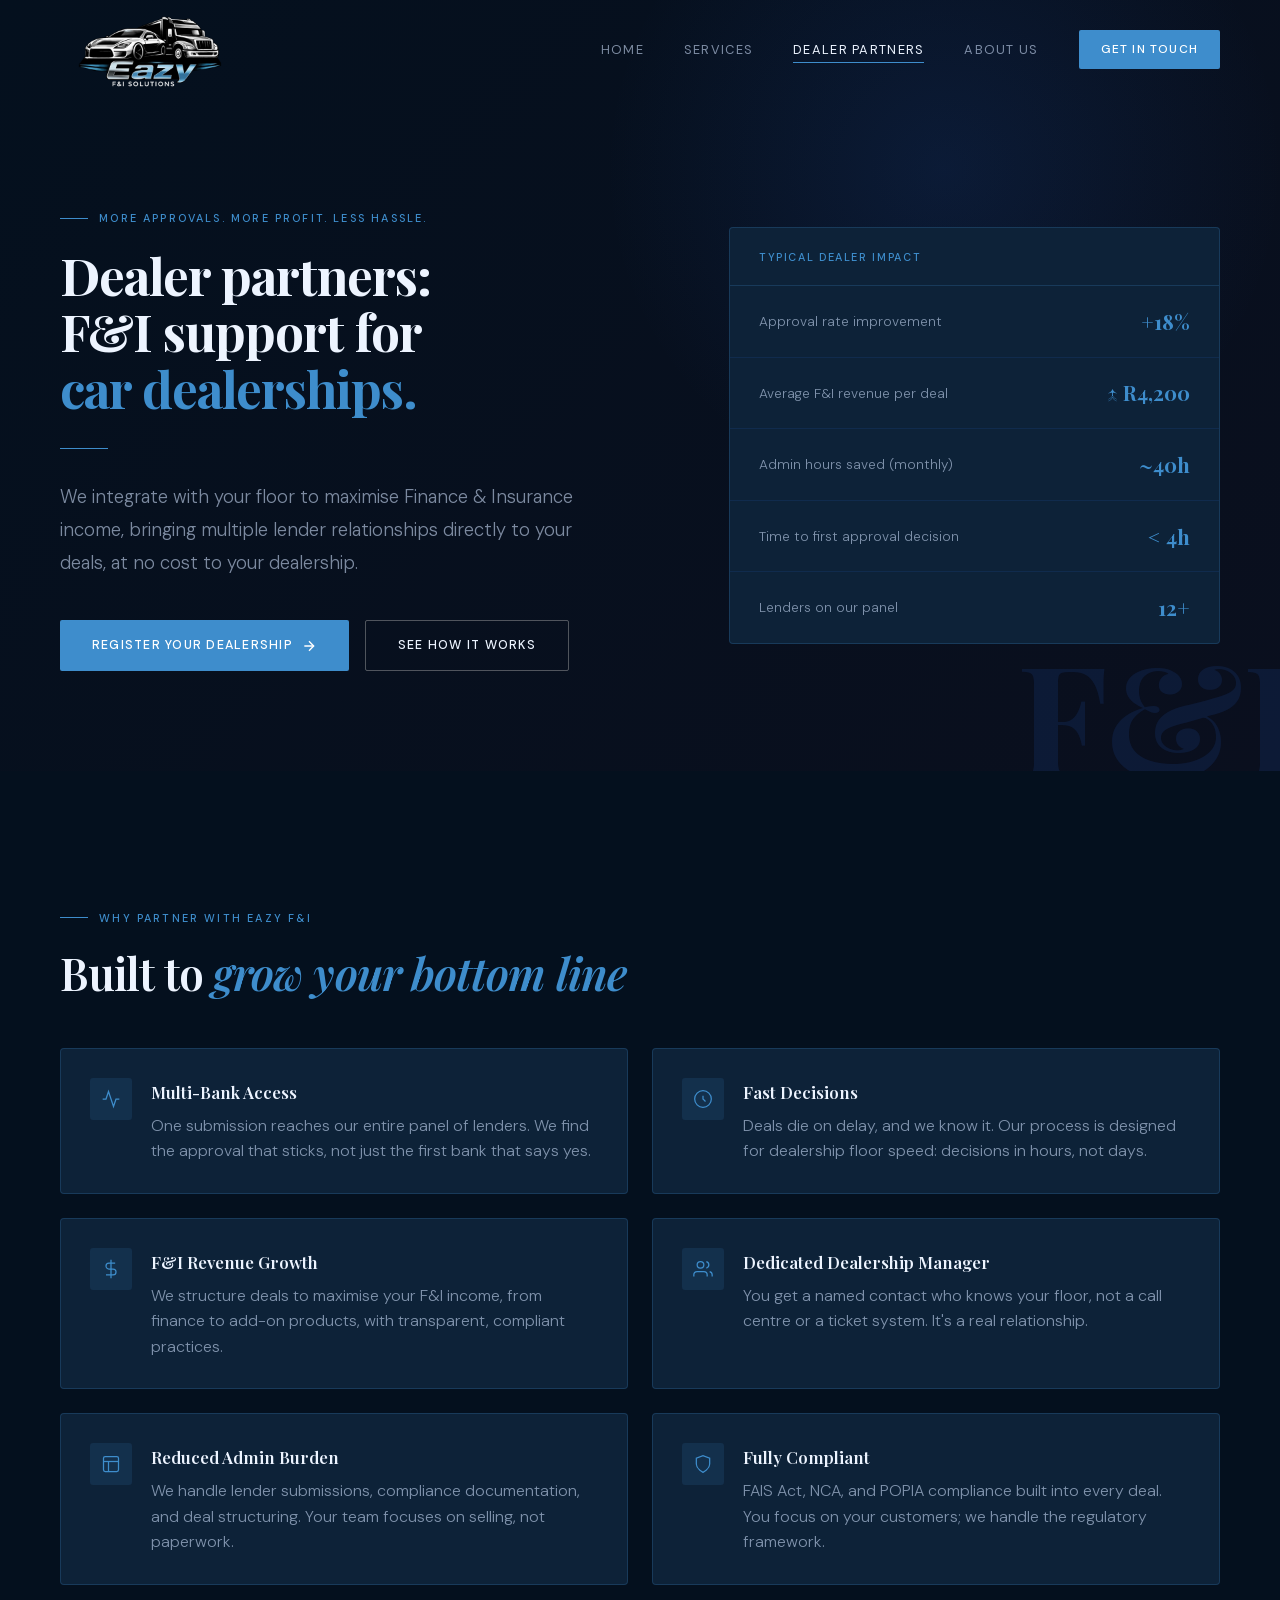
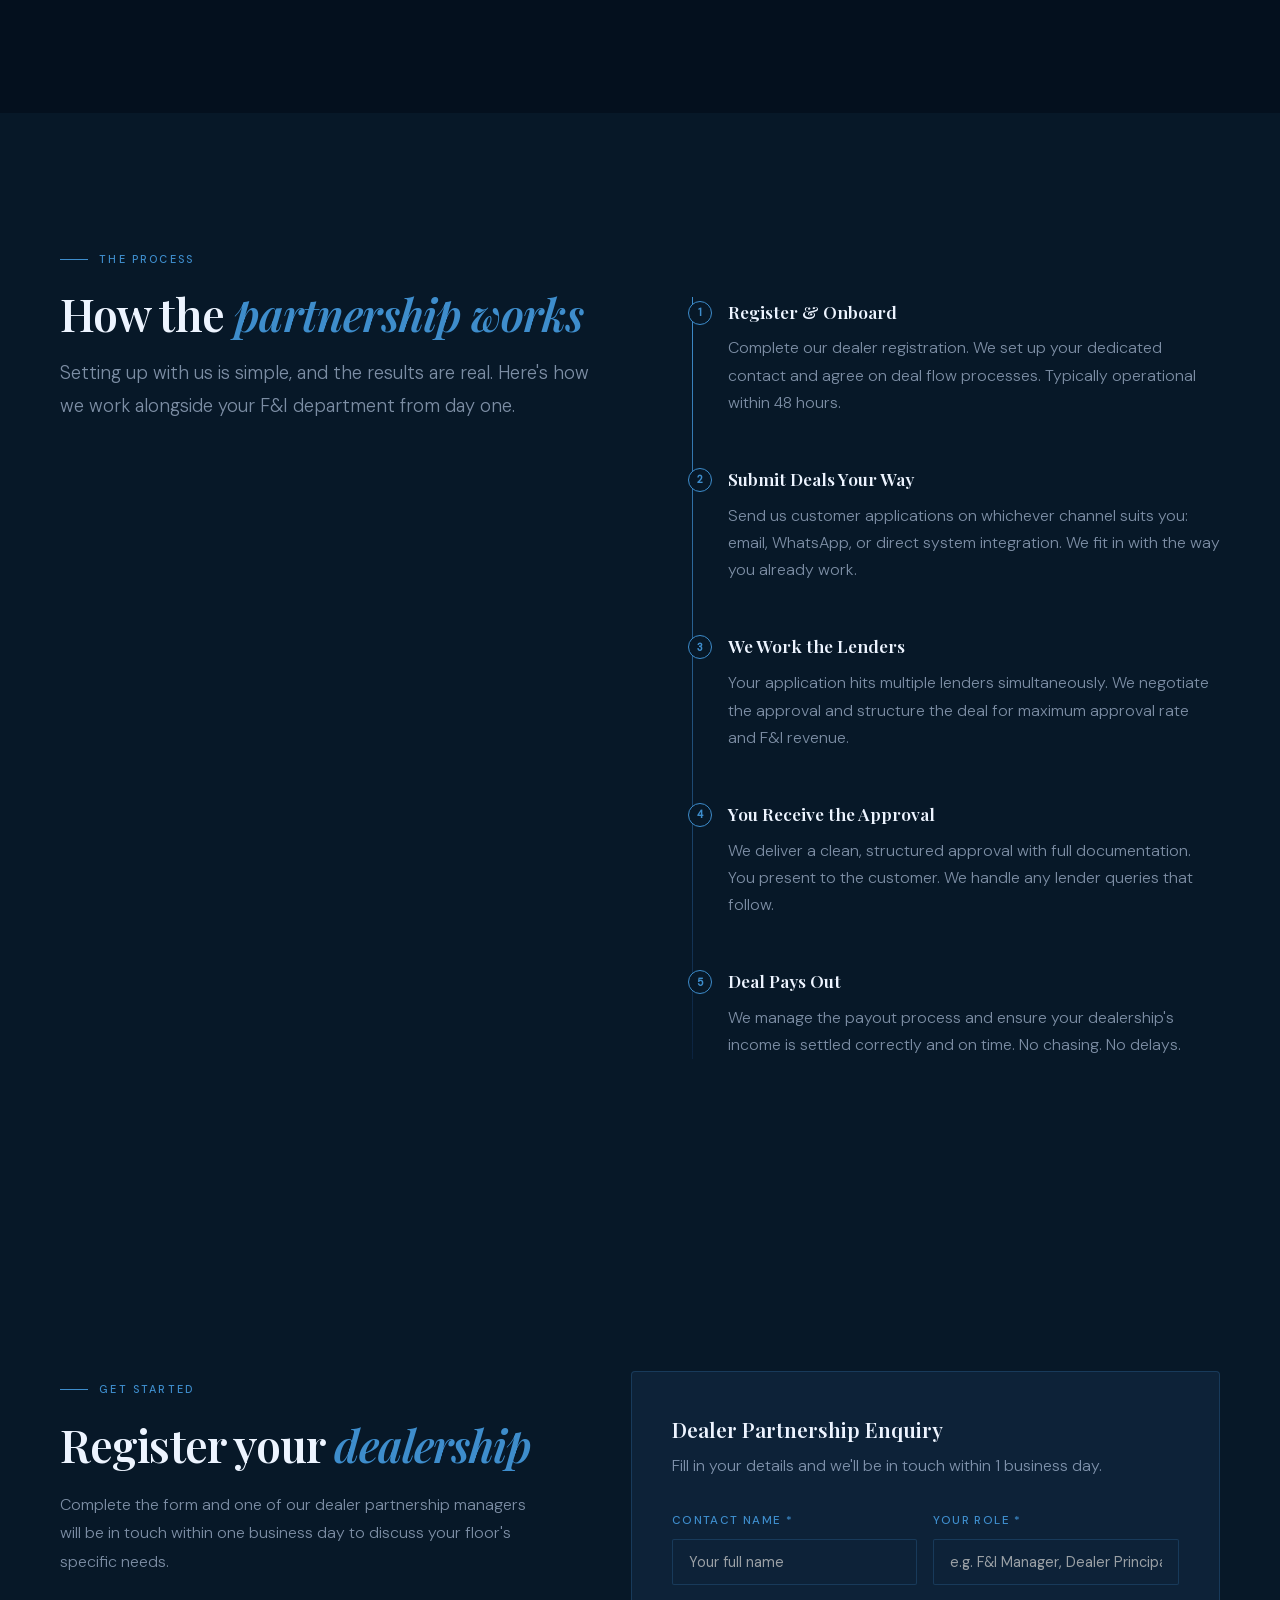
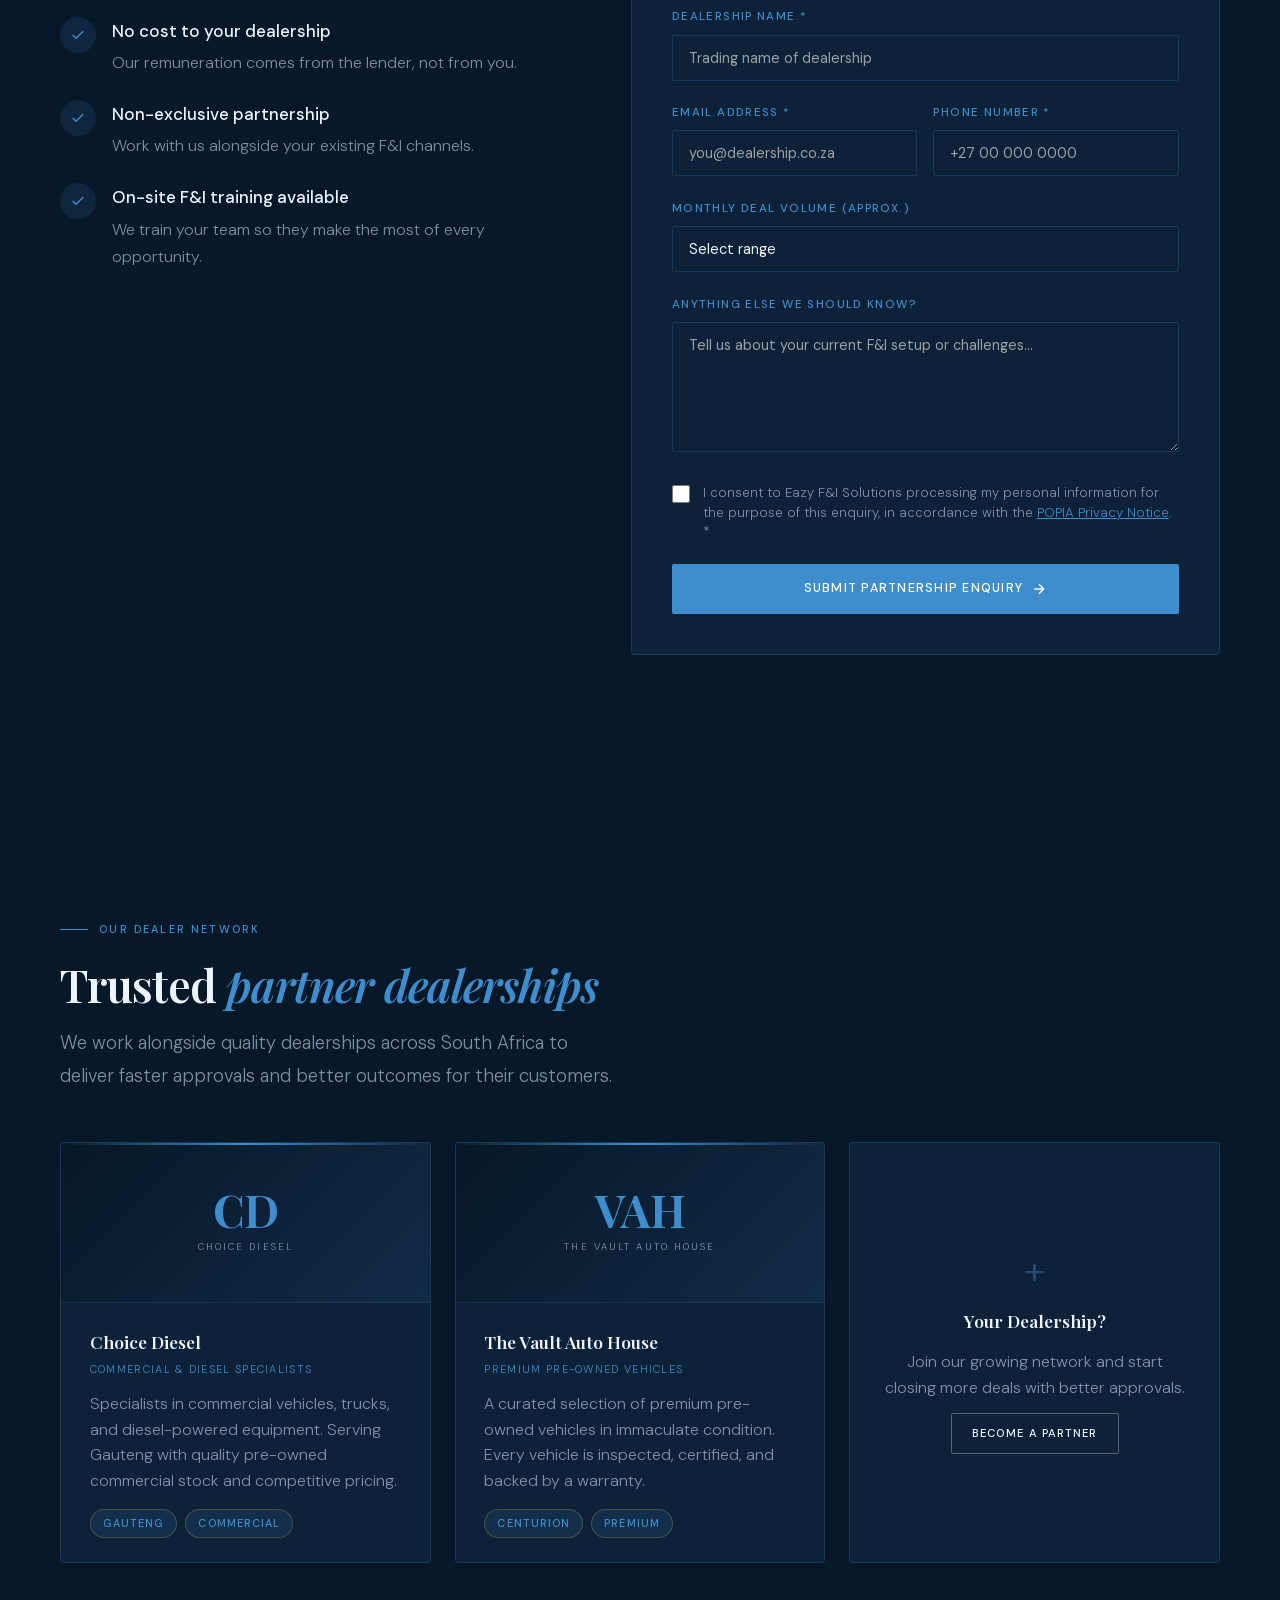
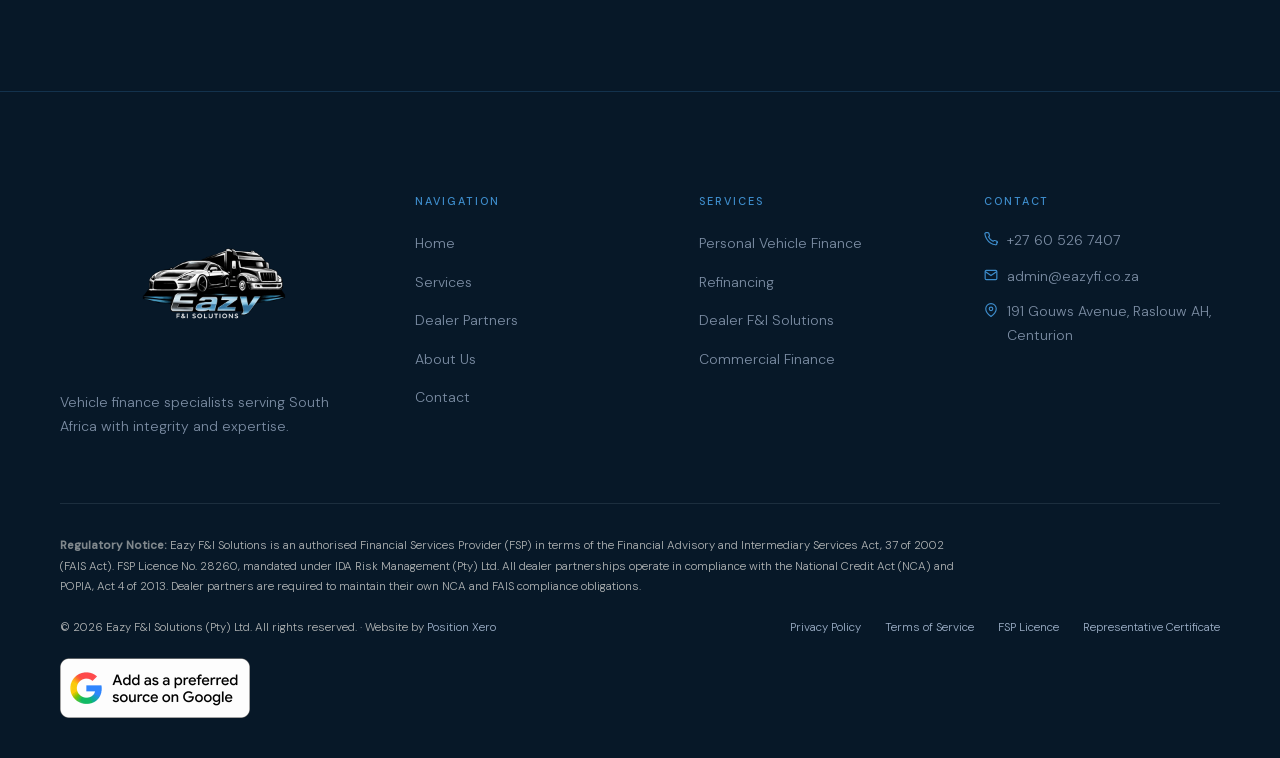
<file: dealer-partners.html>
<!DOCTYPE html>
<html lang="en">
<head>
  <meta charset="UTF-8" />
  <meta name="viewport" content="width=device-width, initial-scale=1.0" />
  <!-- Google Analytics 4 (Position Xero clients) -->
  <script async src="https://www.googletagmanager.com/gtag/js?id=G-P3R6J764GX"></script>
  <script>
    window.dataLayer = window.dataLayer || [];
    function gtag(){dataLayer.push(arguments);}
    gtag('js', new Date());
    gtag('config', 'G-P3R6J764GX');
  </script>
  <title>Dealer Partners: F&I Support for Car Dealerships | Eazy F&I</title>
  <meta name="description" content="F&I support for car dealerships: one submission to multiple lenders, deal structuring, payout handling and a dedicated contact. Register your dealership." />
  <link rel="canonical" href="https://eazyfi.co.za/dealer-partners" />
  <meta name="robots" content="index, follow" />
  <meta property="og:type" content="website" />
  <meta property="og:site_name" content="Eazy F&I Solutions" />
  <meta property="og:title" content="Dealer Partners: F&I Support for Car Dealerships | Eazy F&I" />
  <meta property="og:description" content="F&I support for car dealerships: one submission to multiple lenders, deal structuring, payout handling and a dedicated contact. Register your dealership." />
  <meta property="og:url" content="https://eazyfi.co.za/dealer-partners" />
  <meta property="og:image" content="https://eazyfi.co.za/og-image.png" />
  <meta name="twitter:card" content="summary_large_image" />
  <meta name="twitter:title" content="Dealer Partners: F&I Support for Car Dealerships | Eazy F&I" />
  <meta name="twitter:description" content="F&I support for car dealerships: one submission to multiple lenders, deal structuring, payout handling and a dedicated contact. Register your dealership." />
  <meta name="twitter:image" content="https://eazyfi.co.za/og-image.png" />
  <link rel="stylesheet" href="css/styles.css?v=20261105a" />
  <link rel="icon" href="favicon.ico?v=2" sizes="any" />
  <link rel="icon" type="image/png" sizes="32x32" href="favicon-32x32.png?v=2" />
  <link rel="icon" type="image/png" sizes="16x16" href="favicon-16x16.png?v=2" />
  <link rel="icon" type="image/png" sizes="192x192" href="favicon-192x192.png?v=2" />
  <link rel="apple-touch-icon" href="apple-touch-icon.png?v=2" />
  <style>
    /* ── DEALER-SPECIFIC ── */
    .dealer-hero {
      background: linear-gradient(135deg, var(--black) 0%, #0A0F1E 100%);
      padding: calc(var(--nav-h) + clamp(60px, 8vw, 100px)) var(--gutter) clamp(60px, 8vw, 100px);
      position: relative;
      overflow: hidden;
    }

    .dealer-hero::before {
      content: '';
      position: absolute;
      top: -30%; right: -5%;
      width: 800px; height: 800px;
      background: radial-gradient(ellipse, rgba(40,110,230,0.12) 0%, transparent 60%);
      border-radius: 50%;
    }

    /* Big decorative slogan */
    .dealer-hero__bg-text {
      position: absolute;
      bottom: -20px; right: -20px;
      font-family: var(--font-display);
      font-size: clamp(6rem, 12vw, 14rem);
      font-weight: 700;
      color: rgba(40,110,230,0.12);
      white-space: nowrap;
      pointer-events: none;
      user-select: none;
      line-height: 1;
    }

    .dealer-hero__inner {
      max-width: var(--max-w);
      margin: 0 auto;
      position: relative;
      z-index: 1;
      display: grid;
      grid-template-columns: 1.2fr 1fr;
      gap: 5rem;
      align-items: center;
    }

    .slogan {
      font-family: var(--font-display);
      font-size: clamp(2rem, 4vw, 3.5rem);
      font-weight: 700;
      line-height: 1.1;
      letter-spacing: -0.02em;
      color: var(--white);
      margin: 0;
    }

    .slogan span { color: var(--gold); }

    .metric-panel {
      background: var(--surface);
      border: 1px solid var(--border);
      border-radius: 4px;
      overflow: hidden;
    }

    .metric-panel__header {
      padding: 1.2rem 1.8rem;
      border-bottom: 1px solid var(--border);
      font-size: 0.68rem;
      font-weight: 500;
      letter-spacing: 0.15em;
      text-transform: uppercase;
      color: var(--gold);
    }

    .metric-row {
      display: flex;
      align-items: center;
      justify-content: space-between;
      padding: 1.1rem 1.8rem;
      border-bottom: 1px solid rgba(40,110,230,0.12);
      transition: background 0.2s;
    }

    .metric-row:last-child { border-bottom: none; }
    .metric-row:hover { background: rgba(40,110,230,0.12); }

    .metric-row__label {
      font-size: 0.85rem;
      color: var(--white-dim);
    }

    .metric-row__val {
      font-family: var(--font-display);
      font-size: 1.3rem;
      font-weight: 700;
      color: var(--gold);
    }

    /* Benefits */
    .benefits-grid {
      display: grid;
      grid-template-columns: repeat(2, 1fr);
      gap: 1.5rem;
      margin-top: 3rem;
    }

    .benefit-card {
      display: flex;
      gap: 1.2rem;
      padding: 1.8rem;
      background: var(--surface);
      border: 1px solid var(--border);
      border-radius: 4px;
      transition: border-color 0.3s, transform 0.3s var(--ease-out);
    }

    .benefit-card:hover {
      border-color: rgba(40,110,230,0.12);
      transform: translateY(-2px);
    }

    .benefit-card__icon {
      width: 42px; height: 42px;
      background: var(--gold-dim);
      border-radius: 3px;
      display: flex;
      align-items: center;
      justify-content: center;
      color: var(--gold);
      flex-shrink: 0;
    }

    .benefit-card__icon svg { width: 20px; height: 20px; }

    .benefit-card__text h3 {
      font-family: var(--font-display);
      font-size: 1.05rem;
      font-weight: 600;
      margin-bottom: 0.4rem;
    }

    .benefit-card__text p {
      font-size: 0.85rem;
      color: var(--white-dim);
      line-height: 1.6;
    }

    /* Process timeline */
    .timeline {
      position: relative;
      margin-top: 3.5rem;
      padding-left: 3rem;
    }

    .timeline::before {
      content: '';
      position: absolute;
      left: 12px; top: 0; bottom: 0;
      width: 1px;
      background: linear-gradient(180deg, var(--gold), rgba(40,110,230,0.12));
    }

    .timeline__item {
      position: relative;
      padding-bottom: 3rem;
    }

    .timeline__item:last-child { padding-bottom: 0; }

    .timeline__dot {
      position: absolute;
      left: -2.5rem;
      top: 4px;
      width: 24px; height: 24px;
      border: 1px solid var(--gold);
      border-radius: 50%;
      background: var(--deep);
      display: flex;
      align-items: center;
      justify-content: center;
      font-size: 0.65rem;
      font-weight: 700;
      color: var(--gold);
    }

    .timeline__item h3 {
      font-family: var(--font-display);
      font-size: 1.1rem;
      font-weight: 600;
      margin-bottom: 0.5rem;
    }

    .timeline__item p {
      font-size: 0.88rem;
      color: var(--white-dim);
      line-height: 1.7;
      max-width: 520px;
    }

    /* Enquiry form section */
    .enquiry-section {
      background: var(--deep);
    }

    .enquiry-grid {
      display: grid;
      grid-template-columns: 1fr 1.2fr;
      gap: 5rem;
      align-items: start;
      margin-top: 3.5rem;
    }

    .enquiry-form {
      background: var(--surface);
      border: 1px solid var(--border);
      border-radius: 4px;
      padding: 2.5rem;
    }

    .enquiry-form h3 {
      font-family: var(--font-display);
      font-size: 1.3rem;
      font-weight: 600;
      margin-bottom: 0.3rem;
    }

    .enquiry-form .sub {
      font-size: 0.85rem;
      color: var(--white-dim);
      margin-bottom: 2rem;
    }

    .how-grid { display: grid; grid-template-columns: 1fr 1fr; gap: 5rem; align-items: start; }
    @media (max-width: 900px) { .how-grid { grid-template-columns: 1fr; gap: 2.5rem; } }

    @media (max-width: 900px) {
      .dealer-hero__inner { grid-template-columns: 1fr; gap: 3rem; }
      .benefits-grid { grid-template-columns: 1fr; }
      .enquiry-grid { grid-template-columns: 1fr; gap: 3rem; }
    }
  </style>
</head>
<body>
  <a class="skip-link" href="#main-content">Skip to main content</a>

  <nav class="nav">
    <div class="nav__inner">
      <a href="/" class="nav__logo">
        <img src="js/images/logo/eazy-logo-white-540.webp" alt="Eazy F&I Solutions" class="nav__logo-img" width="180" height="180" />
      </a>
      <div class="nav__links">
        <a href="/">Home</a>
        <a href="/services">Services</a>
        <a href="/dealer-partners" class="active">Dealer Partners</a>
        <a href="/about">About Us</a>
        <a href="/contact" class="nav__cta">Get in Touch</a>
      </div>
      <a href="https://thirdparty.signio.co.za/ThirdPartyIntegration/application?skin=LIGHTSTONE&amp;uuid=00000197-f510-d0f1-971a-4bd93b7825ff" target="_blank" rel="noopener" class="nav__apply">Apply Now</a>
      <button class="nav__hamburger" aria-label="Menu">
        <span></span><span></span><span></span>
      </button>
    </div>
  </nav>

  <div class="nav__mobile">
    <a href="/">Home</a>
    <a href="/services">Services</a>
    <a href="/dealer-partners">Dealer Partners</a>
    <a href="/about">About Us</a>
    <a href="/contact" class="nav__cta btn btn--gold">Get in Touch</a>
  </div>

  <!-- ── DEALER HERO ── -->
  <section class="dealer-hero" id="main-content" tabindex="-1">
    <div class="dealer-hero__bg-text">F&I</div>
    <div class="dealer-hero__inner">
      <div>
        <div class="eyebrow reveal">More Approvals. More Profit. Less Hassle.</div>
        <h1 class="slogan reveal reveal--delay-1">
          Dealer partners:<br>F&amp;I support for<br><span>car dealerships.</span>
        </h1>
        <div class="divider reveal reveal--delay-2"></div>
        <p class="lead reveal reveal--delay-3">We integrate with your floor to maximise Finance & Insurance income, bringing multiple lender relationships directly to your deals, at no cost to your dealership.</p>
        <div style="margin-top:2.5rem; display:flex; gap:1rem; flex-wrap:wrap;" class="reveal reveal--delay-4">
          <a href="#enquiry" class="btn btn--gold">
            Register Your Dealership
            <svg viewBox="0 0 24 24" fill="none" stroke="currentColor" stroke-width="2"><line x1="5" y1="12" x2="19" y2="12"/><polyline points="12 5 19 12 12 19"/></svg>
          </a>
          <a href="#how-it-works" class="btn btn--outline">See How It Works</a>
        </div>
      </div>
      <div class="metric-panel reveal reveal--delay-2">
        <div class="metric-panel__header">Typical Dealer Impact</div>
        <div class="metric-row">
          <span class="metric-row__label">Approval rate improvement</span>
          <span class="metric-row__val">+18%</span>
        </div>
        <div class="metric-row">
          <span class="metric-row__label">Average F&I revenue per deal</span>
          <span class="metric-row__val">↑ R4,200</span>
        </div>
        <div class="metric-row">
          <span class="metric-row__label">Admin hours saved (monthly)</span>
          <span class="metric-row__val">~40h</span>
        </div>
        <div class="metric-row">
          <span class="metric-row__label">Time to first approval decision</span>
          <span class="metric-row__val">&lt; 4h</span>
        </div>
        <div class="metric-row">
          <span class="metric-row__label">Lenders on our panel</span>
          <span class="metric-row__val">12+</span>
        </div>
      </div>
    </div>
  </section>

  <!-- ── BENEFITS ── -->
  <section class="section">
    <div class="section__inner">
      <div class="reveal">
        <div class="eyebrow">Why Partner with Eazy F&I</div>
        <h2 class="section-heading">Built to <em>grow your bottom line</em></h2>
      </div>
      <div class="benefits-grid">
        <div class="benefit-card reveal reveal--delay-1">
          <div class="benefit-card__icon">
            <svg viewBox="0 0 24 24" fill="none" stroke="currentColor" stroke-width="1.5"><polyline points="22 12 18 12 15 21 9 3 6 12 2 12"/></svg>
          </div>
          <div class="benefit-card__text">
            <h3>Multi-Bank Access</h3>
            <p>One submission reaches our entire panel of lenders. We find the approval that sticks, not just the first bank that says yes.</p>
          </div>
        </div>
        <div class="benefit-card reveal reveal--delay-2">
          <div class="benefit-card__icon">
            <svg viewBox="0 0 24 24" fill="none" stroke="currentColor" stroke-width="1.5"><circle cx="12" cy="12" r="10"/><path d="M12 8v4l3 3"/></svg>
          </div>
          <div class="benefit-card__text">
            <h3>Fast Decisions</h3>
            <p>Deals die on delay, and we know it. Our process is designed for dealership floor speed: decisions in hours, not days.</p>
          </div>
        </div>
        <div class="benefit-card reveal reveal--delay-1">
          <div class="benefit-card__icon">
            <svg viewBox="0 0 24 24" fill="none" stroke="currentColor" stroke-width="1.5"><line x1="12" y1="1" x2="12" y2="23"/><path d="M17 5H9.5a3.5 3.5 0 0 0 0 7h5a3.5 3.5 0 0 1 0 7H6"/></svg>
          </div>
          <div class="benefit-card__text">
            <h3>F&I Revenue Growth</h3>
            <p>We structure deals to maximise your F&I income, from finance to add-on products, with transparent, compliant practices.</p>
          </div>
        </div>
        <div class="benefit-card reveal reveal--delay-2">
          <div class="benefit-card__icon">
            <svg viewBox="0 0 24 24" fill="none" stroke="currentColor" stroke-width="1.5"><path d="M17 21v-2a4 4 0 0 0-4-4H5a4 4 0 0 0-4 4v2"/><circle cx="9" cy="7" r="4"/><path d="M23 21v-2a4 4 0 0 0-3-3.87"/><path d="M16 3.13a4 4 0 0 1 0 7.75"/></svg>
          </div>
          <div class="benefit-card__text">
            <h3>Dedicated Dealership Manager</h3>
            <p>You get a named contact who knows your floor, not a call centre or a ticket system. It's a real relationship.</p>
          </div>
        </div>
        <div class="benefit-card reveal reveal--delay-1">
          <div class="benefit-card__icon">
            <svg viewBox="0 0 24 24" fill="none" stroke="currentColor" stroke-width="1.5"><rect x="3" y="3" width="18" height="18" rx="2" ry="2"/><line x1="3" y1="9" x2="21" y2="9"/><line x1="9" y1="21" x2="9" y2="9"/></svg>
          </div>
          <div class="benefit-card__text">
            <h3>Reduced Admin Burden</h3>
            <p>We handle lender submissions, compliance documentation, and deal structuring. Your team focuses on selling, not paperwork.</p>
          </div>
        </div>
        <div class="benefit-card reveal reveal--delay-2">
          <div class="benefit-card__icon">
            <svg viewBox="0 0 24 24" fill="none" stroke="currentColor" stroke-width="1.5"><path d="M12 22s8-4 8-10V5l-8-3-8 3v7c0 6 8 10 8 10z"/></svg>
          </div>
          <div class="benefit-card__text">
            <h3>Fully Compliant</h3>
            <p>FAIS Act, NCA, and POPIA compliance built into every deal. You focus on your customers; we handle the regulatory framework.</p>
          </div>
        </div>
      </div>
    </div>
  </section>

  <!-- ── HOW IT WORKS ── -->
  <section class="section" id="how-it-works" style="background:var(--deep);">
    <div class="section__inner">
      <div class="how-grid reveal">
        <div>
          <div class="eyebrow">The Process</div>
          <h2 class="section-heading">How the <em>partnership works</em></h2>
          <p class="lead" style="margin-top:1rem; margin-bottom:0;">Setting up with us is simple, and the results are real. Here's how we work alongside your F&I department from day one.</p>
        </div>
        <div class="timeline reveal reveal--delay-1">
          <div class="timeline__item">
            <div class="timeline__dot">1</div>
            <h3>Register & Onboard</h3>
            <p>Complete our dealer registration. We set up your dedicated contact and agree on deal flow processes. Typically operational within 48 hours.</p>
          </div>
          <div class="timeline__item">
            <div class="timeline__dot">2</div>
            <h3>Submit Deals Your Way</h3>
            <p>Send us customer applications on whichever channel suits you: email, WhatsApp, or direct system integration. We fit in with the way you already work.</p>
          </div>
          <div class="timeline__item">
            <div class="timeline__dot">3</div>
            <h3>We Work the Lenders</h3>
            <p>Your application hits multiple lenders simultaneously. We negotiate the approval and structure the deal for maximum approval rate and F&I revenue.</p>
          </div>
          <div class="timeline__item">
            <div class="timeline__dot">4</div>
            <h3>You Receive the Approval</h3>
            <p>We deliver a clean, structured approval with full documentation. You present to the customer. We handle any lender queries that follow.</p>
          </div>
          <div class="timeline__item">
            <div class="timeline__dot">5</div>
            <h3>Deal Pays Out</h3>
            <p>We manage the payout process and ensure your dealership's income is settled correctly and on time. No chasing. No delays.</p>
          </div>
        </div>
      </div>
    </div>
  </section>

  <!-- ── ENQUIRY FORM ── -->
  <section class="section enquiry-section" id="enquiry">
    <div class="section__inner">
      <div class="enquiry-grid">
        <div class="reveal">
          <div class="eyebrow">Get Started</div>
          <h2 class="section-heading">Register your <em>dealership</em></h2>
          <p style="color:var(--white-dim); font-size:0.9rem; line-height:1.8; margin-top:1.2rem;">Complete the form and one of our dealer partnership managers will be in touch within one business day to discuss your floor's specific needs.</p>

          <div style="margin-top:2.5rem; display:flex; flex-direction:column; gap:1.5rem;">
            <div style="display:flex; gap:1rem; align-items:flex-start;">
              <div style="width:36px; height:36px; background:var(--gold-dim); border-radius:50%; display:flex; align-items:center; justify-content:center; flex-shrink:0;">
                <svg width="16" height="16" viewBox="0 0 24 24" fill="none" stroke="var(--gold)" stroke-width="2"><polyline points="20 6 9 17 4 12"/></svg>
              </div>
              <div>
                <div style="font-size:0.88rem; font-weight:500; margin-bottom:0.2rem;">No cost to your dealership</div>
                <div style="font-size:0.82rem; color:var(--white-dim);">Our remuneration comes from the lender, not from you.</div>
              </div>
            </div>
            <div style="display:flex; gap:1rem; align-items:flex-start;">
              <div style="width:36px; height:36px; background:var(--gold-dim); border-radius:50%; display:flex; align-items:center; justify-content:center; flex-shrink:0;">
                <svg width="16" height="16" viewBox="0 0 24 24" fill="none" stroke="var(--gold)" stroke-width="2"><polyline points="20 6 9 17 4 12"/></svg>
              </div>
              <div>
                <div style="font-size:0.88rem; font-weight:500; margin-bottom:0.2rem;">Non-exclusive partnership</div>
                <div style="font-size:0.82rem; color:var(--white-dim);">Work with us alongside your existing F&I channels.</div>
              </div>
            </div>
            <div style="display:flex; gap:1rem; align-items:flex-start;">
              <div style="width:36px; height:36px; background:var(--gold-dim); border-radius:50%; display:flex; align-items:center; justify-content:center; flex-shrink:0;">
                <svg width="16" height="16" viewBox="0 0 24 24" fill="none" stroke="var(--gold)" stroke-width="2"><polyline points="20 6 9 17 4 12"/></svg>
              </div>
              <div>
                <div style="font-size:0.88rem; font-weight:500; margin-bottom:0.2rem;">On-site F&I training available</div>
                <div style="font-size:0.82rem; color:var(--white-dim);">We train your team so they make the most of every opportunity.</div>
              </div>
            </div>
          </div>
        </div>

        <div class="enquiry-form reveal reveal--delay-2">
          <h3>Dealer Partnership Enquiry</h3>
          <p class="sub">Fill in your details and we'll be in touch within 1 business day.</p>
          <form action="https://formspree.io/f/mzdqzwkk" method="POST" data-validate>
            <input type="hidden" name="_subject" value="New Dealer Partnership Enquiry — Eazy F&I Solutions" />
            <input type="text" name="_gotcha" tabindex="-1" autocomplete="off" aria-hidden="true" style="display:none !important" />
            <div class="form-row">
              <div class="form-group">
                <label for="d-name">Contact Name *</label>
                <input type="text" id="d-name" name="name" placeholder="Your full name" required />
              </div>
              <div class="form-group">
                <label for="d-role">Your Role *</label>
                <input type="text" id="d-role" name="role" placeholder="e.g. F&I Manager, Dealer Principal" required />
              </div>
            </div>
            <div class="form-group">
              <label for="d-dealership">Dealership Name *</label>
              <input type="text" id="d-dealership" name="dealership" placeholder="Trading name of dealership" required />
            </div>
            <div class="form-row">
              <div class="form-group">
                <label for="d-email">Email Address *</label>
                <input type="email" id="d-email" name="email" placeholder="you@dealership.co.za" required />
              </div>
              <div class="form-group">
                <label for="d-phone">Phone Number *</label>
                <input type="tel" id="d-phone" name="phone" placeholder="+27 00 000 0000" required />
              </div>
            </div>
            <div class="form-group">
              <label for="d-volume">Monthly Deal Volume (approx.)</label>
              <select id="d-volume" name="volume">
                <option value="">Select range</option>
                <option>Under 10 deals/month</option>
                <option>10–30 deals/month</option>
                <option>30–60 deals/month</option>
                <option>60+ deals/month</option>
              </select>
            </div>
            <div class="form-group">
              <label for="d-message">Anything else we should know?</label>
              <textarea id="d-message" name="message" placeholder="Tell us about your current F&I setup or challenges…"></textarea>
            </div>
            <div class="form-check">
              <input type="checkbox" id="d-popia" name="popia" required />
              <label for="d-popia">I consent to Eazy F&I Solutions processing my personal information for the purpose of this enquiry, in accordance with the <a href="/privacy-policy">POPIA Privacy Notice</a>. *</label>
            </div>
            <button type="submit" class="btn btn--gold" style="width:100%; justify-content:center;">
              Submit Partnership Enquiry
              <svg viewBox="0 0 24 24" fill="none" stroke="currentColor" stroke-width="2"><line x1="5" y1="12" x2="19" y2="12"/><polyline points="12 5 19 12 12 19"/></svg>
            </button>
          </form>
        </div>
      </div>
    </div>
  </section>

  <!-- ── PARTNER DEALERSHIPS ── -->
  <section class="section" style="background:var(--deep);">
    <div class="section__inner">
      <div class="reveal">
        <div class="eyebrow">Our Dealer Network</div>
        <h2 class="section-heading">Trusted <em>partner dealerships</em></h2>
        <p class="lead" style="margin-top:1rem;">We work alongside quality dealerships across South Africa to deliver faster approvals and better outcomes for their customers.</p>
      </div>
      <div class="dealerships-grid reveal reveal--delay-2">

        <div class="dealership-card">
          <div class="dealership-card__logo">
            <div class="dealership-card__logo-inner">
              <div class="dealership-logo-text">CD</div>
              <div class="dealership-logo-sub">Choice Diesel</div>
            </div>
          </div>
          <div class="dealership-card__body">
            <div class="dealership-card__name">Choice Diesel</div>
            <div class="dealership-card__tagline">Commercial &amp; Diesel Specialists</div>
            <p class="dealership-card__desc">Specialists in commercial vehicles, trucks, and diesel-powered equipment. Serving Gauteng with quality pre-owned commercial stock and competitive pricing.</p>
            <div class="dealership-card__meta">
              <span class="badge">Gauteng</span>
              <span class="badge">Commercial</span>
            </div>
          </div>
        </div>

        <div class="dealership-card">
          <div class="dealership-card__logo">
            <div class="dealership-card__logo-inner">
              <div class="dealership-logo-text">VAH</div>
              <div class="dealership-logo-sub">The Vault Auto House</div>
            </div>
          </div>
          <div class="dealership-card__body">
            <div class="dealership-card__name">The Vault Auto House</div>
            <div class="dealership-card__tagline">Premium Pre-Owned Vehicles</div>
            <p class="dealership-card__desc">A curated selection of premium pre-owned vehicles in immaculate condition. Every vehicle is inspected, certified, and backed by a warranty.</p>
            <div class="dealership-card__meta">
              <span class="badge">Centurion</span>
              <span class="badge">Premium</span>
            </div>
          </div>
        </div>

        <div class="dealership-card" style="display:flex; align-items:center; justify-content:center;">
          <div class="dealership-card__body" style="text-align:center; padding:3rem 2rem; width:100%;">
            <div style="font-size:2.5rem; color:var(--gold); opacity:0.4; margin-bottom:1rem; font-weight:300; line-height:1;">+</div>
            <div class="dealership-card__name">Your Dealership?</div>
            <p class="dealership-card__desc" style="margin:0.8rem 0;">Join our growing network and start closing more deals with better approvals.</p>
            <a href="#enquiry" class="btn btn--outline" style="font-size:0.7rem; padding:10px 20px;">Become a Partner</a>
          </div>
        </div>

      </div>
    </div>
  </section>

  <!-- ── FOOTER ── -->
  <footer>
    <div class="footer__inner">
      <div class="footer__grid footer__grid--4">
        <div class="footer__col footer__col--brand">
          <img src="js/images/logo/eazy-logo-white-540.webp" alt="Eazy F&I Solutions" class="footer__logo-img" width="180" height="180" loading="lazy" decoding="async" />
          <p class="footer__brand-desc">Vehicle finance specialists serving South Africa with integrity and expertise.</p>
        </div>
        <div class="footer__col">
          <h4>Navigation</h4>
          <ul>
            <li><a href="/">Home</a></li>
            <li><a href="/services">Services</a></li>
            <li><a href="/dealer-partners">Dealer Partners</a></li>
            <li><a href="/about">About Us</a></li>
            <li><a href="/contact">Contact</a></li>
          </ul>
        </div>
        <div class="footer__col">
          <h4>Services</h4>
          <ul>
            <li><a href="/services">Personal Vehicle Finance</a></li>
            <li><a href="/services">Refinancing</a></li>
            <li><a href="/dealer-partners">Dealer F&amp;I Solutions</a></li>
            <li><a href="https://thirdparty.signio.co.za/ThirdPartyIntegration/application?skin=LIGHTSTONE&amp;uuid=00000197-f510-d0f1-971a-4bd93b7825ff" target="_blank" rel="noopener">Commercial Finance</a></li>
          </ul>
        </div>
        <div class="footer__col">
          <h4>Contact</h4>
          <div class="contact-item">
            <svg viewBox="0 0 24 24" fill="none" stroke="currentColor" stroke-width="2"><path d="M22 16.92v3a2 2 0 0 1-2.18 2 19.79 19.79 0 0 1-8.63-3.07A19.5 19.5 0 0 1 4.69 12 19.79 19.79 0 0 1 1.56 3.37 2 2 0 0 1 3.54 1h3a2 2 0 0 1 2 1.72c.127.96.361 1.903.7 2.81a2 2 0 0 1-.45 2.11L7.91 8.52A16 16 0 0 0 15.48 16l.88-.87a2 2 0 0 1 2.11-.45c.907.339 1.85.573 2.81.7A2 2 0 0 1 23 17.29z"/></svg>
            <a href="tel:+27605267407">+27 60 526 7407</a>
          </div>
          <div class="contact-item">
            <svg viewBox="0 0 24 24" fill="none" stroke="currentColor" stroke-width="2"><path d="M4 4h16c1.1 0 2 .9 2 2v12c0 1.1-.9 2-2 2H4c-1.1 0-2-.9-2-2V6c0-1.1.9-2 2-2z"/><polyline points="22,6 12,13 2,6"/></svg>
            <a href="mailto:admin@eazyfi.co.za">admin@eazyfi.co.za</a>
          </div>
          <div class="contact-item">
            <svg viewBox="0 0 24 24" fill="none" stroke="currentColor" stroke-width="2"><path d="M21 10c0 7-9 13-9 13s-9-6-9-13a9 9 0 0 1 18 0z"/><circle cx="12" cy="10" r="3"/></svg>
            <span>191 Gouws Avenue, Raslouw AH, Centurion</span>
          </div>
        </div>
      </div>
      <div class="footer__bottom">
        <p class="footer__compliance">
          <strong style="color:rgba(248,245,239,0.5);">Regulatory Notice:</strong> Eazy F&amp;I Solutions is an authorised Financial Services Provider (FSP) in terms of the Financial Advisory and Intermediary Services Act, 37 of 2002 (FAIS Act). FSP Licence No. 28260, mandated under IDA Risk Management (Pty) Ltd. All dealer partnerships operate in compliance with the National Credit Act (NCA) and POPIA, Act 4 of 2013. Dealer partners are required to maintain their own NCA and FAIS compliance obligations.
        </p>
        <div class="footer__copy">
          <span>&copy; <span data-year>2026</span> Eazy F&amp;I Solutions (Pty) Ltd. All rights reserved.<span class="footer__sep" aria-hidden="true"> &middot; </span><span class="footer__credit">Website by <a href="https://www.positionxero.com/">Position Xero</a></span></span>
          <div class="footer__legal-links">
            <a href="/privacy-policy">Privacy Policy</a>
            <a href="/terms">Terms of Service</a>
            <a href="documents/fsca-fsp-licence-28260.pdf" target="_blank" rel="noopener">FSP Licence</a>
            <a href="documents/ida-representative-certificate.pdf" target="_blank" rel="noopener">Representative Certificate</a>
          </div>
        </div>
        <a class="pref-source" href="https://www.google.com/preferences/source?q=eazyfi.co.za" target="_blank" rel="noopener" aria-label="Add Eazy F&amp;I as a preferred source on Google">
          <img src="/js/images/google-preferred-source-light.png" width="190" height="60" alt="Add as a preferred source on Google" loading="lazy" decoding="async">
        </a>
      </div>
    </div>
  </footer>

  <script src="js/main.js"></script>
</body>
</html>
</file>
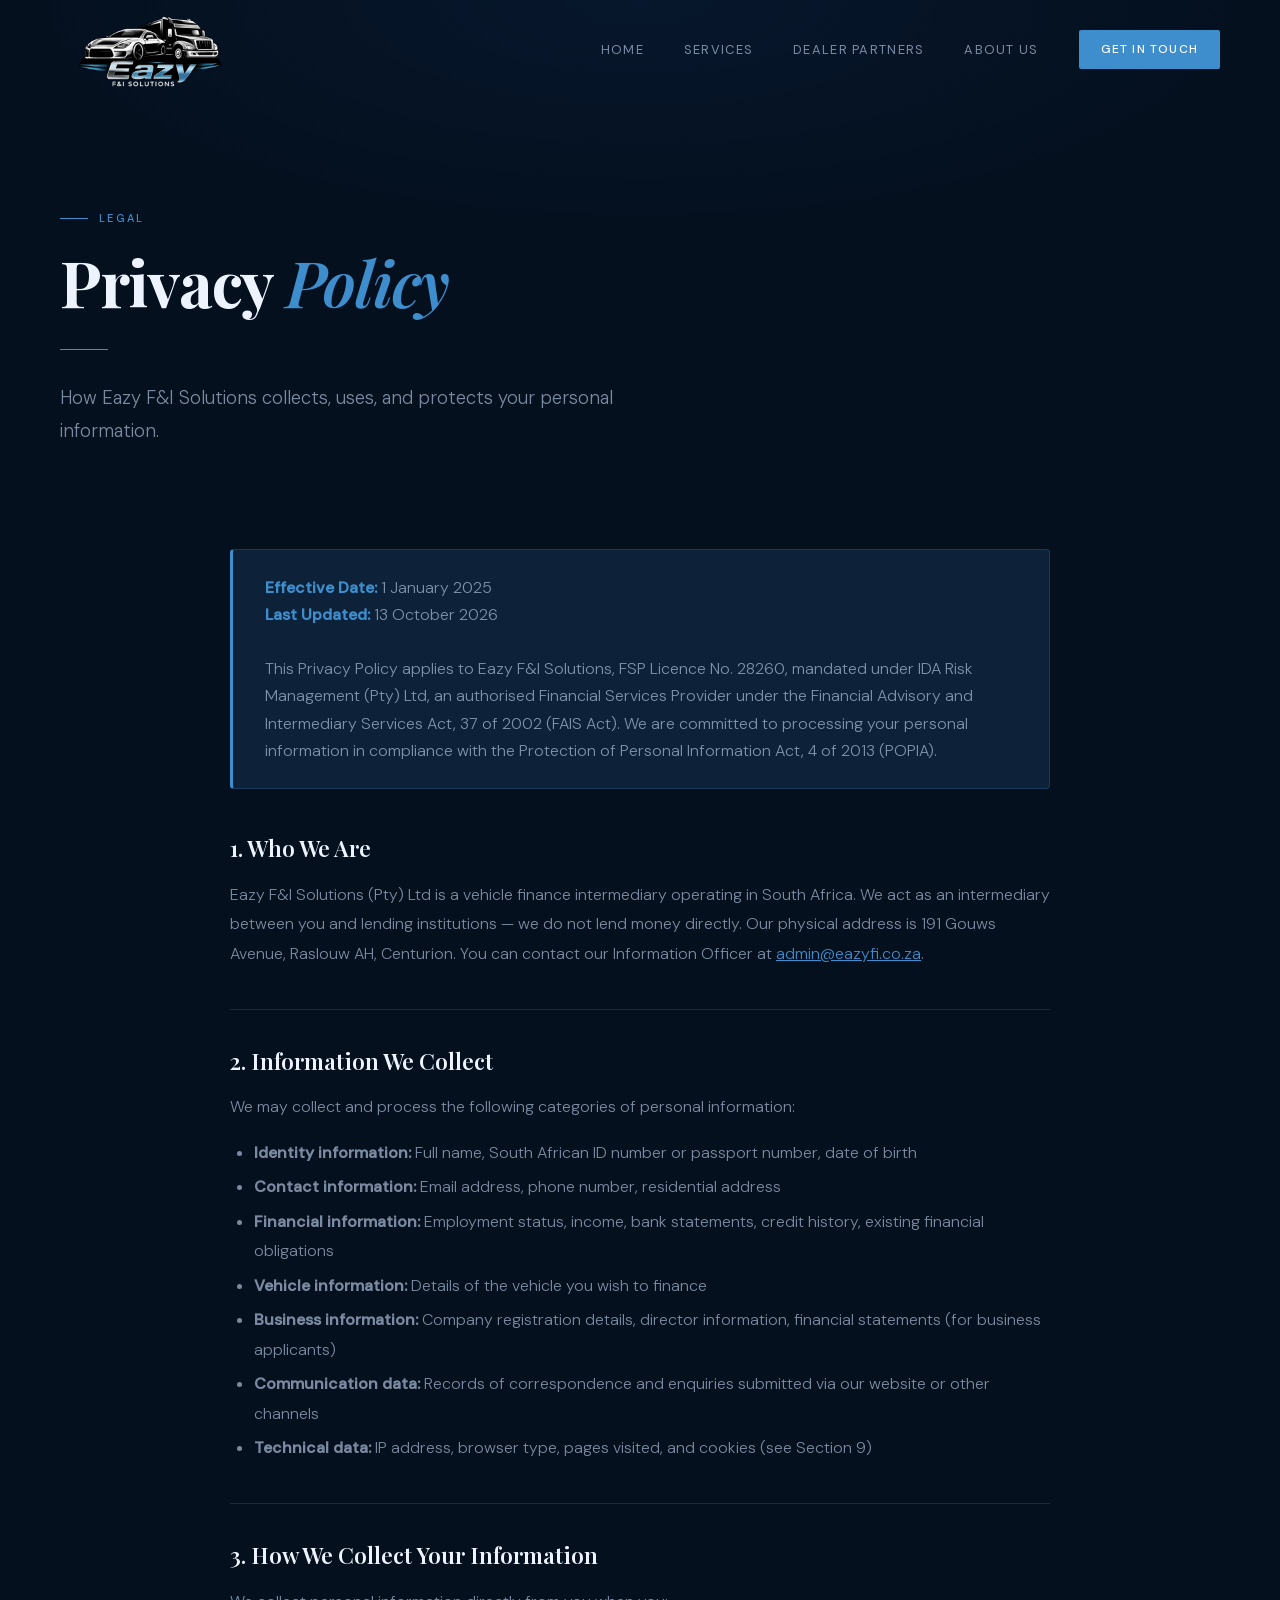
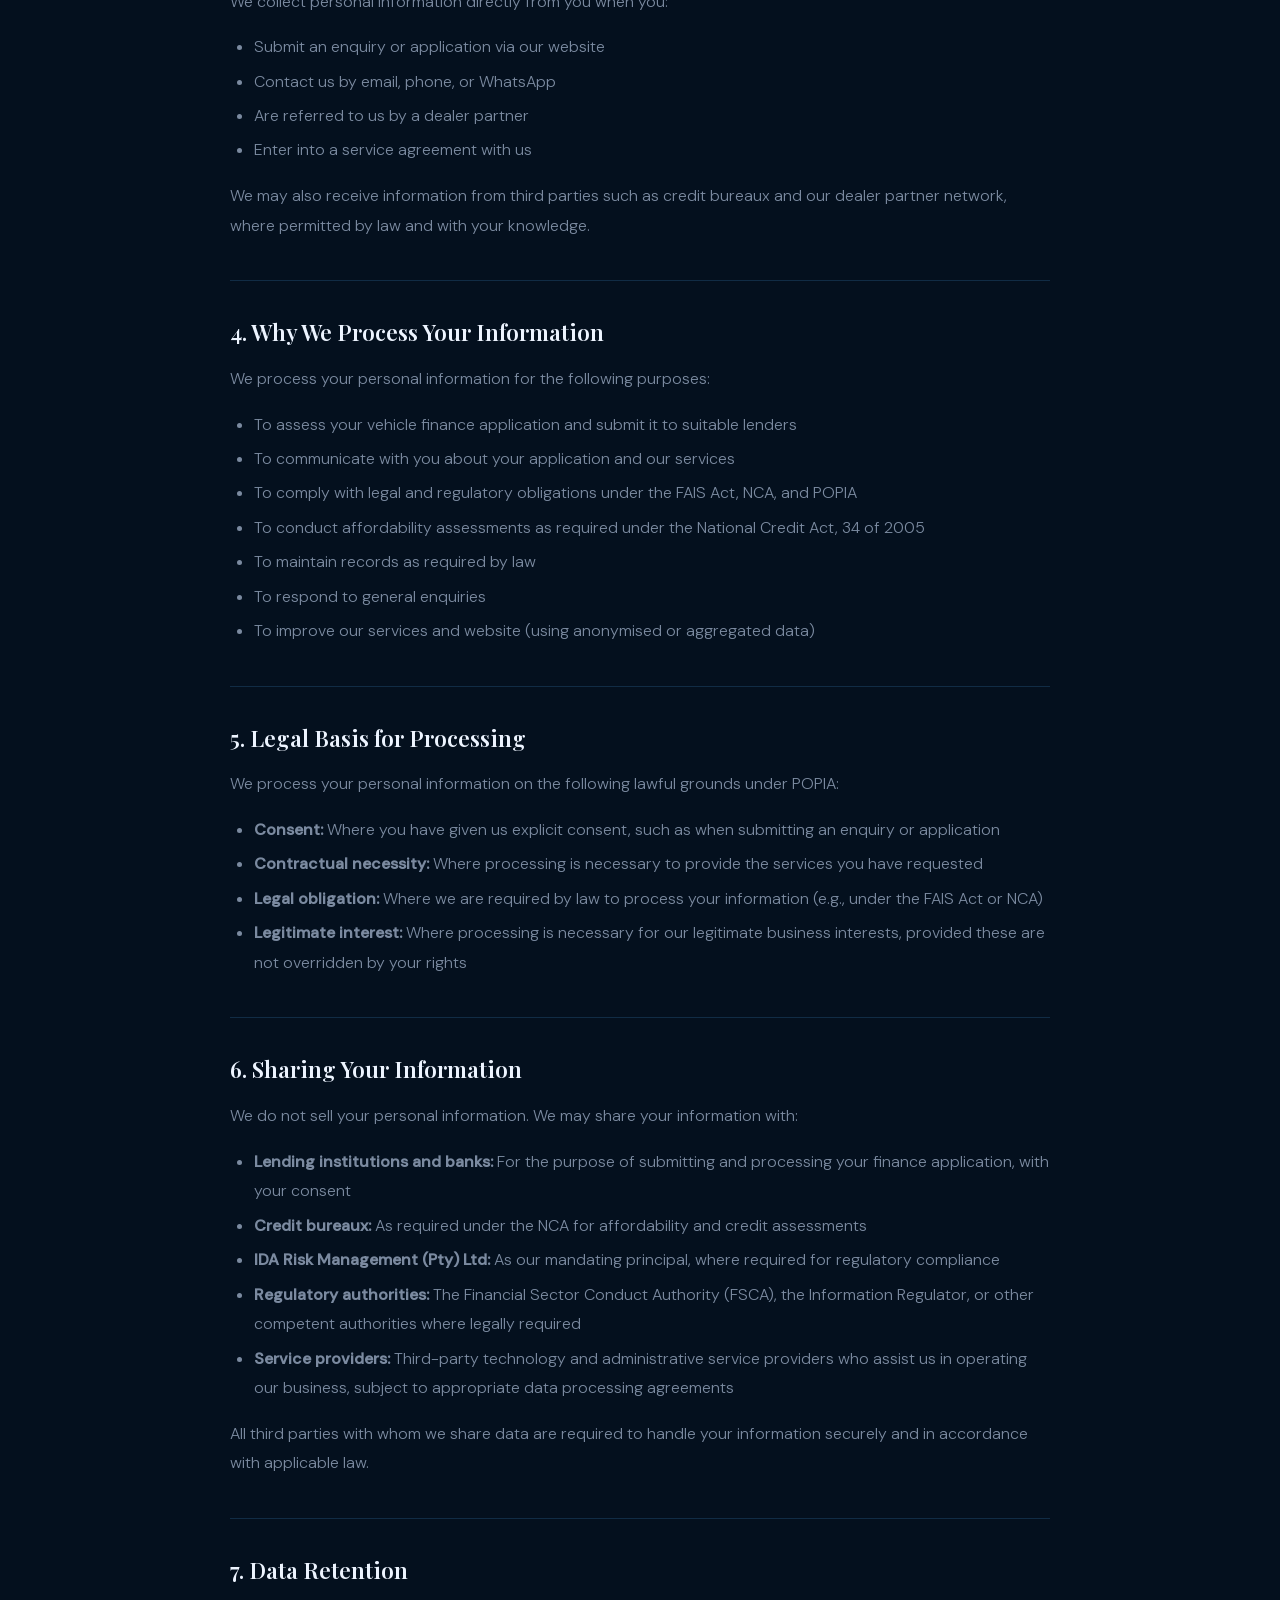
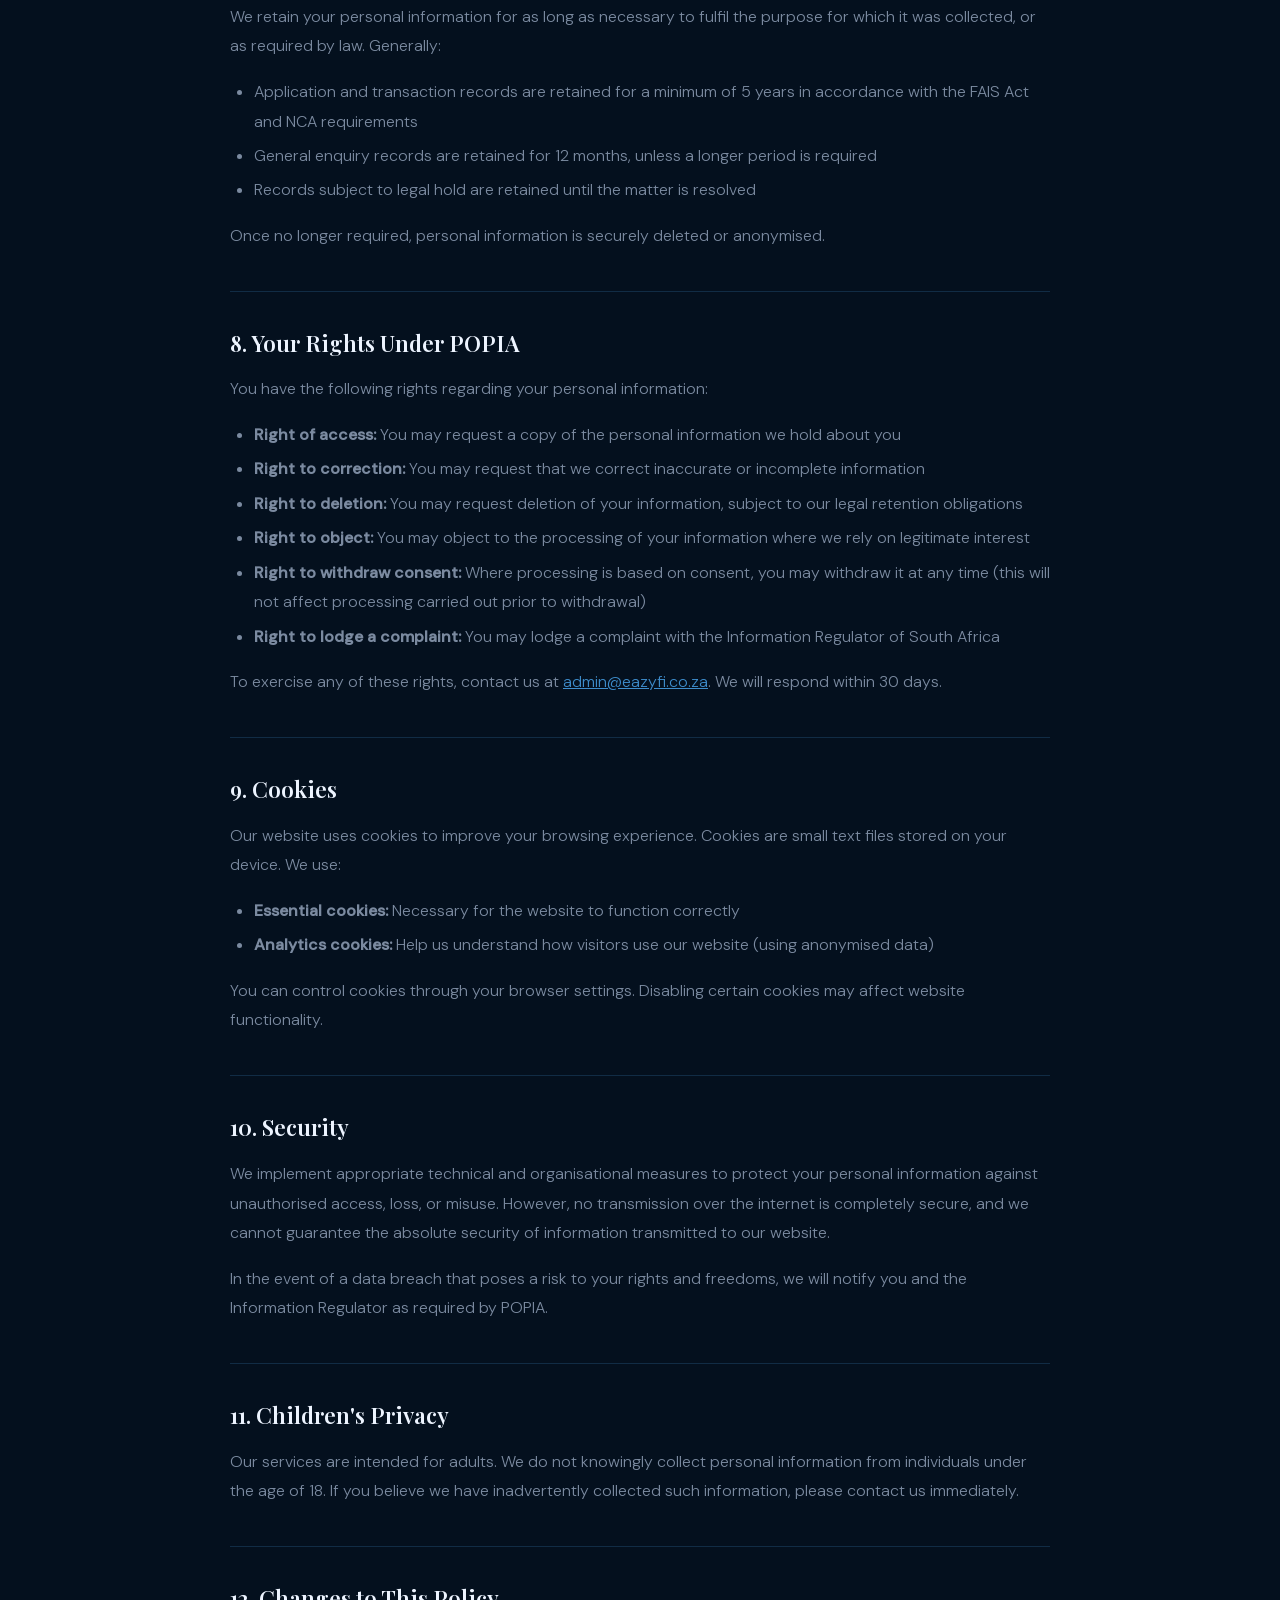
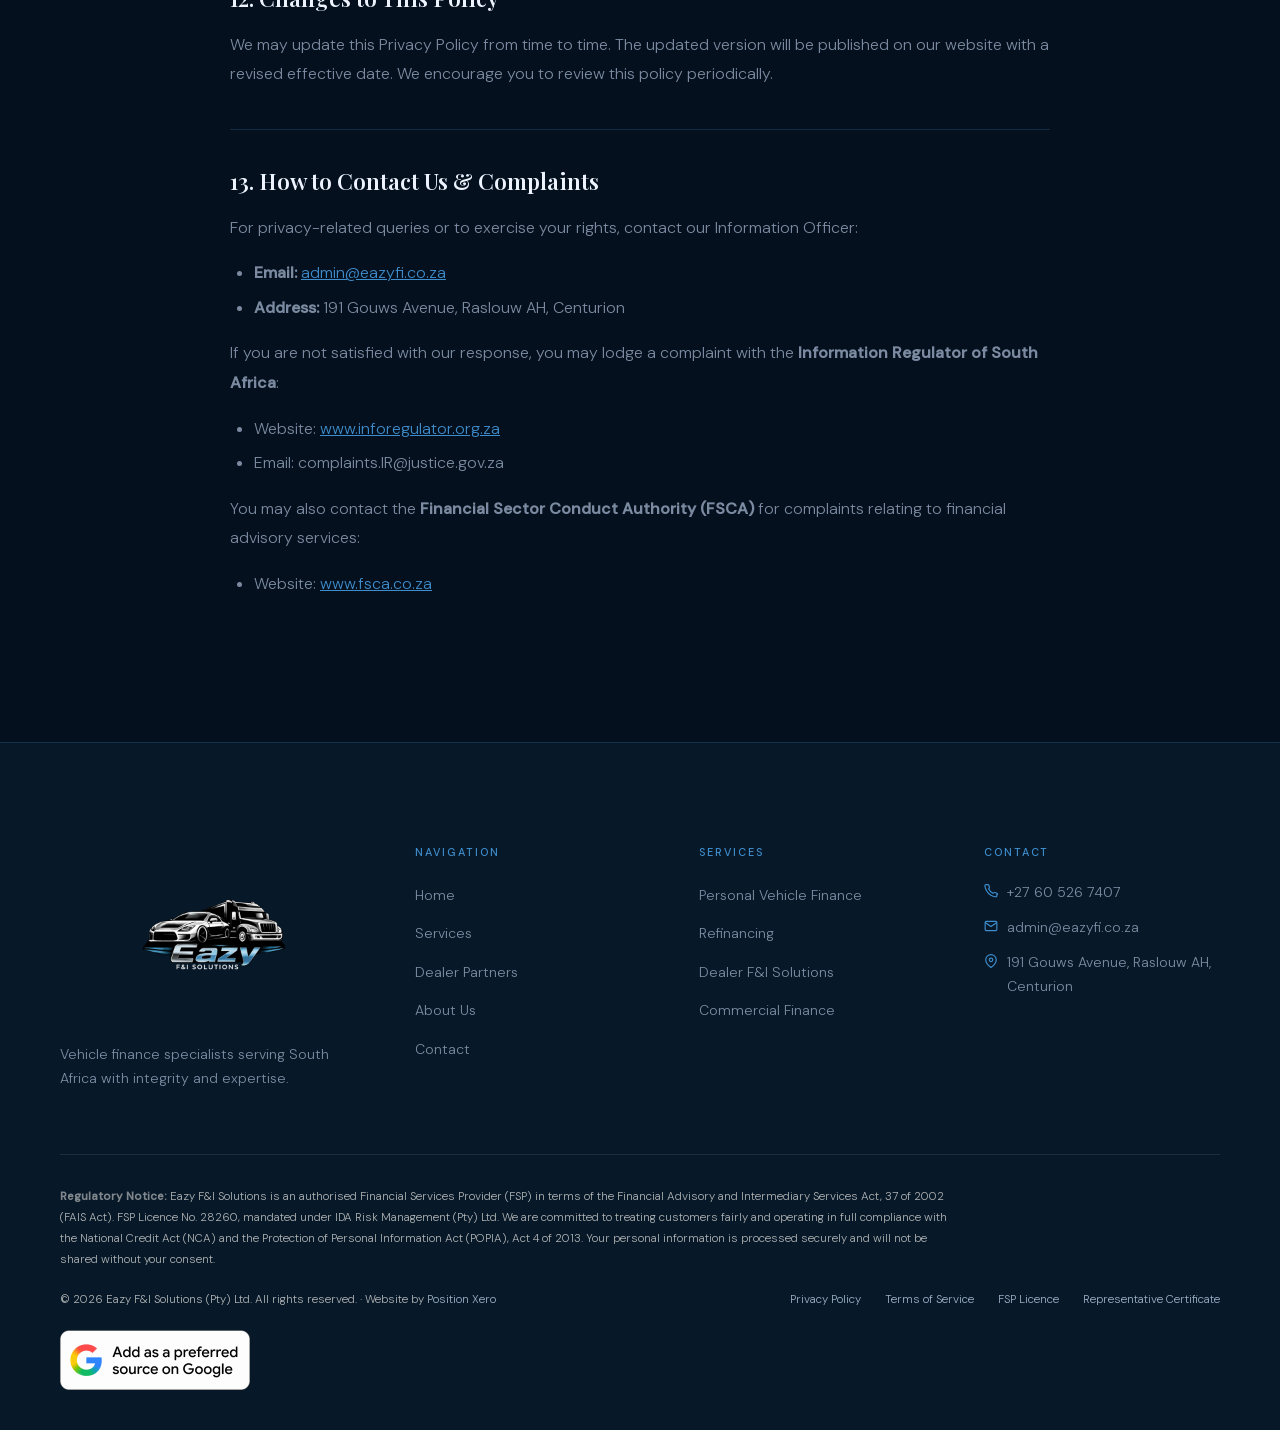
<file: privacy-policy.html>
<!DOCTYPE html>
<html lang="en">
<head>
  <meta charset="UTF-8" />
  <meta name="viewport" content="width=device-width, initial-scale=1.0" />
  <!-- Google Analytics 4 (Position Xero clients) -->
  <script async src="https://www.googletagmanager.com/gtag/js?id=G-P3R6J764GX"></script>
  <script>
    window.dataLayer = window.dataLayer || [];
    function gtag(){dataLayer.push(arguments);}
    gtag('js', new Date());
    gtag('config', 'G-P3R6J764GX');
  </script>
  <title>Privacy Policy — Eazy F&I Solutions</title>
  <meta name="description" content="Privacy Policy for Eazy F&I Solutions. How we collect, use, and protect your personal information in compliance with POPIA." />
  <link rel="canonical" href="https://eazyfi.co.za/privacy-policy" />
  <meta name="robots" content="index, follow" />
  <meta property="og:type" content="website" />
  <meta property="og:site_name" content="Eazy F&I Solutions" />
  <meta property="og:title" content="Privacy Policy — Eazy F&I Solutions" />
  <meta property="og:description" content="Privacy Policy for Eazy F&I Solutions. How we collect, use, and protect your personal information in compliance with POPIA." />
  <meta property="og:url" content="https://eazyfi.co.za/privacy-policy" />
  <meta property="og:image" content="https://eazyfi.co.za/og-image.png" />
  <meta name="twitter:card" content="summary_large_image" />
  <meta name="twitter:title" content="Privacy Policy — Eazy F&I Solutions" />
  <meta name="twitter:description" content="Privacy Policy for Eazy F&I Solutions. How we collect, use, and protect your personal information in compliance with POPIA." />
  <meta name="twitter:image" content="https://eazyfi.co.za/og-image.png" />
  <link rel="stylesheet" href="css/styles.css?v=20261105a" />
  <link rel="icon" href="favicon.ico?v=2" sizes="any" />
  <link rel="icon" type="image/png" sizes="32x32" href="favicon-32x32.png?v=2" />
  <link rel="icon" type="image/png" sizes="16x16" href="favicon-16x16.png?v=2" />
  <link rel="icon" type="image/png" sizes="192x192" href="favicon-192x192.png?v=2" />
  <link rel="apple-touch-icon" href="apple-touch-icon.png?v=2" />
  <style>
    .legal-body {
      max-width: 820px;
      margin: 0 auto;
    }

    .legal-body h2 {
      font-family: var(--font-display);
      font-size: 1.4rem;
      font-weight: 600;
      color: var(--white);
      margin: 2.5rem 0 0.8rem;
      padding-top: 2rem;
      border-top: 1px solid var(--border);
    }

    .legal-body h2:first-of-type {
      border-top: none;
      padding-top: 0;
      margin-top: 0;
    }

    .legal-body h3 {
      font-family: var(--font-display);
      font-size: 1.05rem;
      font-weight: 600;
      color: var(--white);
      margin: 1.5rem 0 0.5rem;
    }

    .legal-body p {
      font-size: 0.92rem;
      color: var(--white-dim);
      line-height: 1.85;
      margin-bottom: 1rem;
    }

    .legal-body ul {
      list-style: disc;
      padding-left: 1.5rem;
      margin-bottom: 1rem;
    }

    .legal-body ul li {
      font-size: 0.92rem;
      color: var(--white-dim);
      line-height: 1.85;
      margin-bottom: 0.3rem;
    }

    .legal-body a { color: var(--gold); text-decoration: underline; }
    .legal-body a:hover { color: var(--gold-light); }

    .legal-intro-box {
      background: var(--surface);
      border: 1px solid var(--border);
      border-left: 3px solid var(--gold);
      border-radius: 4px;
      padding: 1.5rem 2rem;
      margin-bottom: 2.5rem;
      font-size: 0.88rem;
      color: var(--white-dim);
      line-height: 1.7;
    }

    .legal-intro-box strong { color: var(--gold); }
  </style>
</head>
<body>
  <a class="skip-link" href="#main-content">Skip to main content</a>

  <nav class="nav">
    <div class="nav__inner">
      <a href="/" class="nav__logo">
        <img src="js/images/logo/eazy-logo-white-540.webp" alt="Eazy F&I Solutions" class="nav__logo-img" width="180" height="180" />
      </a>
      <div class="nav__links">
        <a href="/">Home</a>
        <a href="/services">Services</a>
        <a href="/dealer-partners">Dealer Partners</a>
        <a href="/about">About Us</a>
        <a href="/contact" class="nav__cta">Get in Touch</a>
      </div>
      <a href="https://thirdparty.signio.co.za/ThirdPartyIntegration/application?skin=LIGHTSTONE&amp;uuid=00000197-f510-d0f1-971a-4bd93b7825ff" target="_blank" rel="noopener" class="nav__apply">Apply Now</a>
      <button class="nav__hamburger" aria-label="Menu">
        <span></span><span></span><span></span>
      </button>
    </div>
  </nav>

  <div class="nav__mobile">
    <a href="/">Home</a>
    <a href="/services">Services</a>
    <a href="/dealer-partners">Dealer Partners</a>
    <a href="/about">About Us</a>
    <a href="/contact" class="nav__cta btn btn--gold">Get in Touch</a>
  </div>

  <!-- ── PAGE HERO ── -->
  <section class="page-hero" id="main-content" tabindex="-1">
    <div class="page-hero__inner">
      <div class="eyebrow reveal">Legal</div>
      <h1 class="display-heading reveal reveal--delay-1">Privacy <em>Policy</em></h1>
      <div class="divider reveal reveal--delay-2"></div>
      <p class="lead reveal reveal--delay-3">How Eazy F&amp;I Solutions collects, uses, and protects your personal information.</p>
    </div>
  </section>

  <!-- ── CONTENT ── -->
  <section class="section" style="padding-top:0;">
    <div class="section__inner">
      <div class="legal-body reveal">

        <div class="legal-intro-box">
          <strong>Effective Date:</strong> 1 January 2025<br>
          <strong>Last Updated:</strong> 13 October 2026<br><br>
          This Privacy Policy applies to Eazy F&amp;I Solutions, FSP Licence No. 28260, mandated under IDA Risk Management (Pty) Ltd, an authorised Financial Services Provider under the Financial Advisory and Intermediary Services Act, 37 of 2002 (FAIS Act). We are committed to processing your personal information in compliance with the Protection of Personal Information Act, 4 of 2013 (POPIA).
        </div>

        <h2>1. Who We Are</h2>
        <p>Eazy F&amp;I Solutions (Pty) Ltd is a vehicle finance intermediary operating in South Africa. We act as an intermediary between you and lending institutions — we do not lend money directly. Our physical address is 191 Gouws Avenue, Raslouw AH, Centurion. You can contact our Information Officer at <a href="mailto:admin@eazyfi.co.za">admin@eazyfi.co.za</a>.</p>

        <h2>2. Information We Collect</h2>
        <p>We may collect and process the following categories of personal information:</p>
        <ul>
          <li><strong>Identity information:</strong> Full name, South African ID number or passport number, date of birth</li>
          <li><strong>Contact information:</strong> Email address, phone number, residential address</li>
          <li><strong>Financial information:</strong> Employment status, income, bank statements, credit history, existing financial obligations</li>
          <li><strong>Vehicle information:</strong> Details of the vehicle you wish to finance</li>
          <li><strong>Business information:</strong> Company registration details, director information, financial statements (for business applicants)</li>
          <li><strong>Communication data:</strong> Records of correspondence and enquiries submitted via our website or other channels</li>
          <li><strong>Technical data:</strong> IP address, browser type, pages visited, and cookies (see Section 9)</li>
        </ul>

        <h2>3. How We Collect Your Information</h2>
        <p>We collect personal information directly from you when you:</p>
        <ul>
          <li>Submit an enquiry or application via our website</li>
          <li>Contact us by email, phone, or WhatsApp</li>
          <li>Are referred to us by a dealer partner</li>
          <li>Enter into a service agreement with us</li>
        </ul>
        <p>We may also receive information from third parties such as credit bureaux and our dealer partner network, where permitted by law and with your knowledge.</p>

        <h2>4. Why We Process Your Information</h2>
        <p>We process your personal information for the following purposes:</p>
        <ul>
          <li>To assess your vehicle finance application and submit it to suitable lenders</li>
          <li>To communicate with you about your application and our services</li>
          <li>To comply with legal and regulatory obligations under the FAIS Act, NCA, and POPIA</li>
          <li>To conduct affordability assessments as required under the National Credit Act, 34 of 2005</li>
          <li>To maintain records as required by law</li>
          <li>To respond to general enquiries</li>
          <li>To improve our services and website (using anonymised or aggregated data)</li>
        </ul>

        <h2>5. Legal Basis for Processing</h2>
        <p>We process your personal information on the following lawful grounds under POPIA:</p>
        <ul>
          <li><strong>Consent:</strong> Where you have given us explicit consent, such as when submitting an enquiry or application</li>
          <li><strong>Contractual necessity:</strong> Where processing is necessary to provide the services you have requested</li>
          <li><strong>Legal obligation:</strong> Where we are required by law to process your information (e.g., under the FAIS Act or NCA)</li>
          <li><strong>Legitimate interest:</strong> Where processing is necessary for our legitimate business interests, provided these are not overridden by your rights</li>
        </ul>

        <h2>6. Sharing Your Information</h2>
        <p>We do not sell your personal information. We may share your information with:</p>
        <ul>
          <li><strong>Lending institutions and banks:</strong> For the purpose of submitting and processing your finance application, with your consent</li>
          <li><strong>Credit bureaux:</strong> As required under the NCA for affordability and credit assessments</li>
          <li><strong>IDA Risk Management (Pty) Ltd:</strong> As our mandating principal, where required for regulatory compliance</li>
          <li><strong>Regulatory authorities:</strong> The Financial Sector Conduct Authority (FSCA), the Information Regulator, or other competent authorities where legally required</li>
          <li><strong>Service providers:</strong> Third-party technology and administrative service providers who assist us in operating our business, subject to appropriate data processing agreements</li>
        </ul>
        <p>All third parties with whom we share data are required to handle your information securely and in accordance with applicable law.</p>

        <h2>7. Data Retention</h2>
        <p>We retain your personal information for as long as necessary to fulfil the purpose for which it was collected, or as required by law. Generally:</p>
        <ul>
          <li>Application and transaction records are retained for a minimum of 5 years in accordance with the FAIS Act and NCA requirements</li>
          <li>General enquiry records are retained for 12 months, unless a longer period is required</li>
          <li>Records subject to legal hold are retained until the matter is resolved</li>
        </ul>
        <p>Once no longer required, personal information is securely deleted or anonymised.</p>

        <h2>8. Your Rights Under POPIA</h2>
        <p>You have the following rights regarding your personal information:</p>
        <ul>
          <li><strong>Right of access:</strong> You may request a copy of the personal information we hold about you</li>
          <li><strong>Right to correction:</strong> You may request that we correct inaccurate or incomplete information</li>
          <li><strong>Right to deletion:</strong> You may request deletion of your information, subject to our legal retention obligations</li>
          <li><strong>Right to object:</strong> You may object to the processing of your information where we rely on legitimate interest</li>
          <li><strong>Right to withdraw consent:</strong> Where processing is based on consent, you may withdraw it at any time (this will not affect processing carried out prior to withdrawal)</li>
          <li><strong>Right to lodge a complaint:</strong> You may lodge a complaint with the Information Regulator of South Africa</li>
        </ul>
        <p>To exercise any of these rights, contact us at <a href="mailto:admin@eazyfi.co.za">admin@eazyfi.co.za</a>. We will respond within 30 days.</p>

        <h2>9. Cookies</h2>
        <p>Our website uses cookies to improve your browsing experience. Cookies are small text files stored on your device. We use:</p>
        <ul>
          <li><strong>Essential cookies:</strong> Necessary for the website to function correctly</li>
          <li><strong>Analytics cookies:</strong> Help us understand how visitors use our website (using anonymised data)</li>
        </ul>
        <p>You can control cookies through your browser settings. Disabling certain cookies may affect website functionality.</p>

        <h2>10. Security</h2>
        <p>We implement appropriate technical and organisational measures to protect your personal information against unauthorised access, loss, or misuse. However, no transmission over the internet is completely secure, and we cannot guarantee the absolute security of information transmitted to our website.</p>
        <p>In the event of a data breach that poses a risk to your rights and freedoms, we will notify you and the Information Regulator as required by POPIA.</p>

        <h2>11. Children's Privacy</h2>
        <p>Our services are intended for adults. We do not knowingly collect personal information from individuals under the age of 18. If you believe we have inadvertently collected such information, please contact us immediately.</p>

        <h2>12. Changes to This Policy</h2>
        <p>We may update this Privacy Policy from time to time. The updated version will be published on our website with a revised effective date. We encourage you to review this policy periodically.</p>

        <h2>13. How to Contact Us &amp; Complaints</h2>
        <p>For privacy-related queries or to exercise your rights, contact our Information Officer:</p>
        <ul>
          <li><strong>Email:</strong> <a href="mailto:admin@eazyfi.co.za">admin@eazyfi.co.za</a></li>
          <li><strong>Address:</strong> 191 Gouws Avenue, Raslouw AH, Centurion</li>
        </ul>
        <p>If you are not satisfied with our response, you may lodge a complaint with the <strong>Information Regulator of South Africa</strong>:</p>
        <ul>
          <li>Website: <a href="https://www.inforegulator.org.za" target="_blank" rel="noopener">www.inforegulator.org.za</a></li>
          <li>Email: complaints.IR@justice.gov.za</li>
        </ul>
        <p>You may also contact the <strong>Financial Sector Conduct Authority (FSCA)</strong> for complaints relating to financial advisory services:</p>
        <ul>
          <li>Website: <a href="https://www.fsca.co.za" target="_blank" rel="noopener">www.fsca.co.za</a></li>
        </ul>

      </div>
    </div>
  </section>

  <!-- ── FOOTER ── -->
  <footer>
    <div class="footer__inner">
      <div class="footer__grid footer__grid--4">
        <div class="footer__col footer__col--brand">
          <img src="js/images/logo/eazy-logo-white-540.webp" alt="Eazy F&I Solutions" class="footer__logo-img" width="180" height="180" loading="lazy" decoding="async" />
          <p class="footer__brand-desc">Vehicle finance specialists serving South Africa with integrity and expertise.</p>
        </div>
        <div class="footer__col">
          <h4>Navigation</h4>
          <ul>
            <li><a href="/">Home</a></li>
            <li><a href="/services">Services</a></li>
            <li><a href="/dealer-partners">Dealer Partners</a></li>
            <li><a href="/about">About Us</a></li>
            <li><a href="/contact">Contact</a></li>
          </ul>
        </div>
        <div class="footer__col">
          <h4>Services</h4>
          <ul>
            <li><a href="/services">Personal Vehicle Finance</a></li>
            <li><a href="/services">Refinancing</a></li>
            <li><a href="/dealer-partners">Dealer F&amp;I Solutions</a></li>
            <li><a href="https://thirdparty.signio.co.za/ThirdPartyIntegration/application?skin=LIGHTSTONE&amp;uuid=00000197-f510-d0f1-971a-4bd93b7825ff" target="_blank" rel="noopener">Commercial Finance</a></li>
          </ul>
        </div>
        <div class="footer__col">
          <h4>Contact</h4>
          <div class="contact-item">
            <svg viewBox="0 0 24 24" fill="none" stroke="currentColor" stroke-width="2"><path d="M22 16.92v3a2 2 0 0 1-2.18 2 19.79 19.79 0 0 1-8.63-3.07A19.5 19.5 0 0 1 4.69 12 19.79 19.79 0 0 1 1.56 3.37 2 2 0 0 1 3.54 1h3a2 2 0 0 1 2 1.72c.127.96.361 1.903.7 2.81a2 2 0 0 1-.45 2.11L7.91 8.52A16 16 0 0 0 15.48 16l.88-.87a2 2 0 0 1 2.11-.45c.907.339 1.85.573 2.81.7A2 2 0 0 1 23 17.29z"/></svg>
            <a href="tel:+27605267407">+27 60 526 7407</a>
          </div>
          <div class="contact-item">
            <svg viewBox="0 0 24 24" fill="none" stroke="currentColor" stroke-width="2"><path d="M4 4h16c1.1 0 2 .9 2 2v12c0 1.1-.9 2-2 2H4c-1.1 0-2-.9-2-2V6c0-1.1.9-2 2-2z"/><polyline points="22,6 12,13 2,6"/></svg>
            <a href="mailto:admin@eazyfi.co.za">admin@eazyfi.co.za</a>
          </div>
          <div class="contact-item">
            <svg viewBox="0 0 24 24" fill="none" stroke="currentColor" stroke-width="2"><path d="M21 10c0 7-9 13-9 13s-9-6-9-13a9 9 0 0 1 18 0z"/><circle cx="12" cy="10" r="3"/></svg>
            <span>191 Gouws Avenue, Raslouw AH, Centurion</span>
          </div>
        </div>
      </div>
      <div class="footer__bottom">
        <p class="footer__compliance">
          <strong style="color:rgba(248,245,239,0.5);">Regulatory Notice:</strong> Eazy F&amp;I Solutions is an authorised Financial Services Provider (FSP) in terms of the Financial Advisory and Intermediary Services Act, 37 of 2002 (FAIS Act). FSP Licence No. 28260, mandated under IDA Risk Management (Pty) Ltd. We are committed to treating customers fairly and operating in full compliance with the National Credit Act (NCA) and the Protection of Personal Information Act (POPIA), Act 4 of 2013. Your personal information is processed securely and will not be shared without your consent.
        </p>
        <div class="footer__copy">
          <span>&copy; <span data-year>2026</span> Eazy F&amp;I Solutions (Pty) Ltd. All rights reserved.<span class="footer__sep" aria-hidden="true"> &middot; </span><span class="footer__credit">Website by <a href="https://www.positionxero.com/">Position Xero</a></span></span>
          <div class="footer__legal-links">
            <a href="/privacy-policy">Privacy Policy</a>
            <a href="/terms">Terms of Service</a>
            <a href="documents/fsca-fsp-licence-28260.pdf" target="_blank" rel="noopener">FSP Licence</a>
            <a href="documents/ida-representative-certificate.pdf" target="_blank" rel="noopener">Representative Certificate</a>
          </div>
        </div>
        <a class="pref-source" href="https://www.google.com/preferences/source?q=eazyfi.co.za" target="_blank" rel="noopener" aria-label="Add Eazy F&amp;I as a preferred source on Google">
          <img src="/js/images/google-preferred-source-light.png" width="190" height="60" alt="Add as a preferred source on Google" loading="lazy" decoding="async">
        </a>
      </div>
    </div>
  </footer>

  <script src="js/main.js"></script>
</body>
</html>
</file>
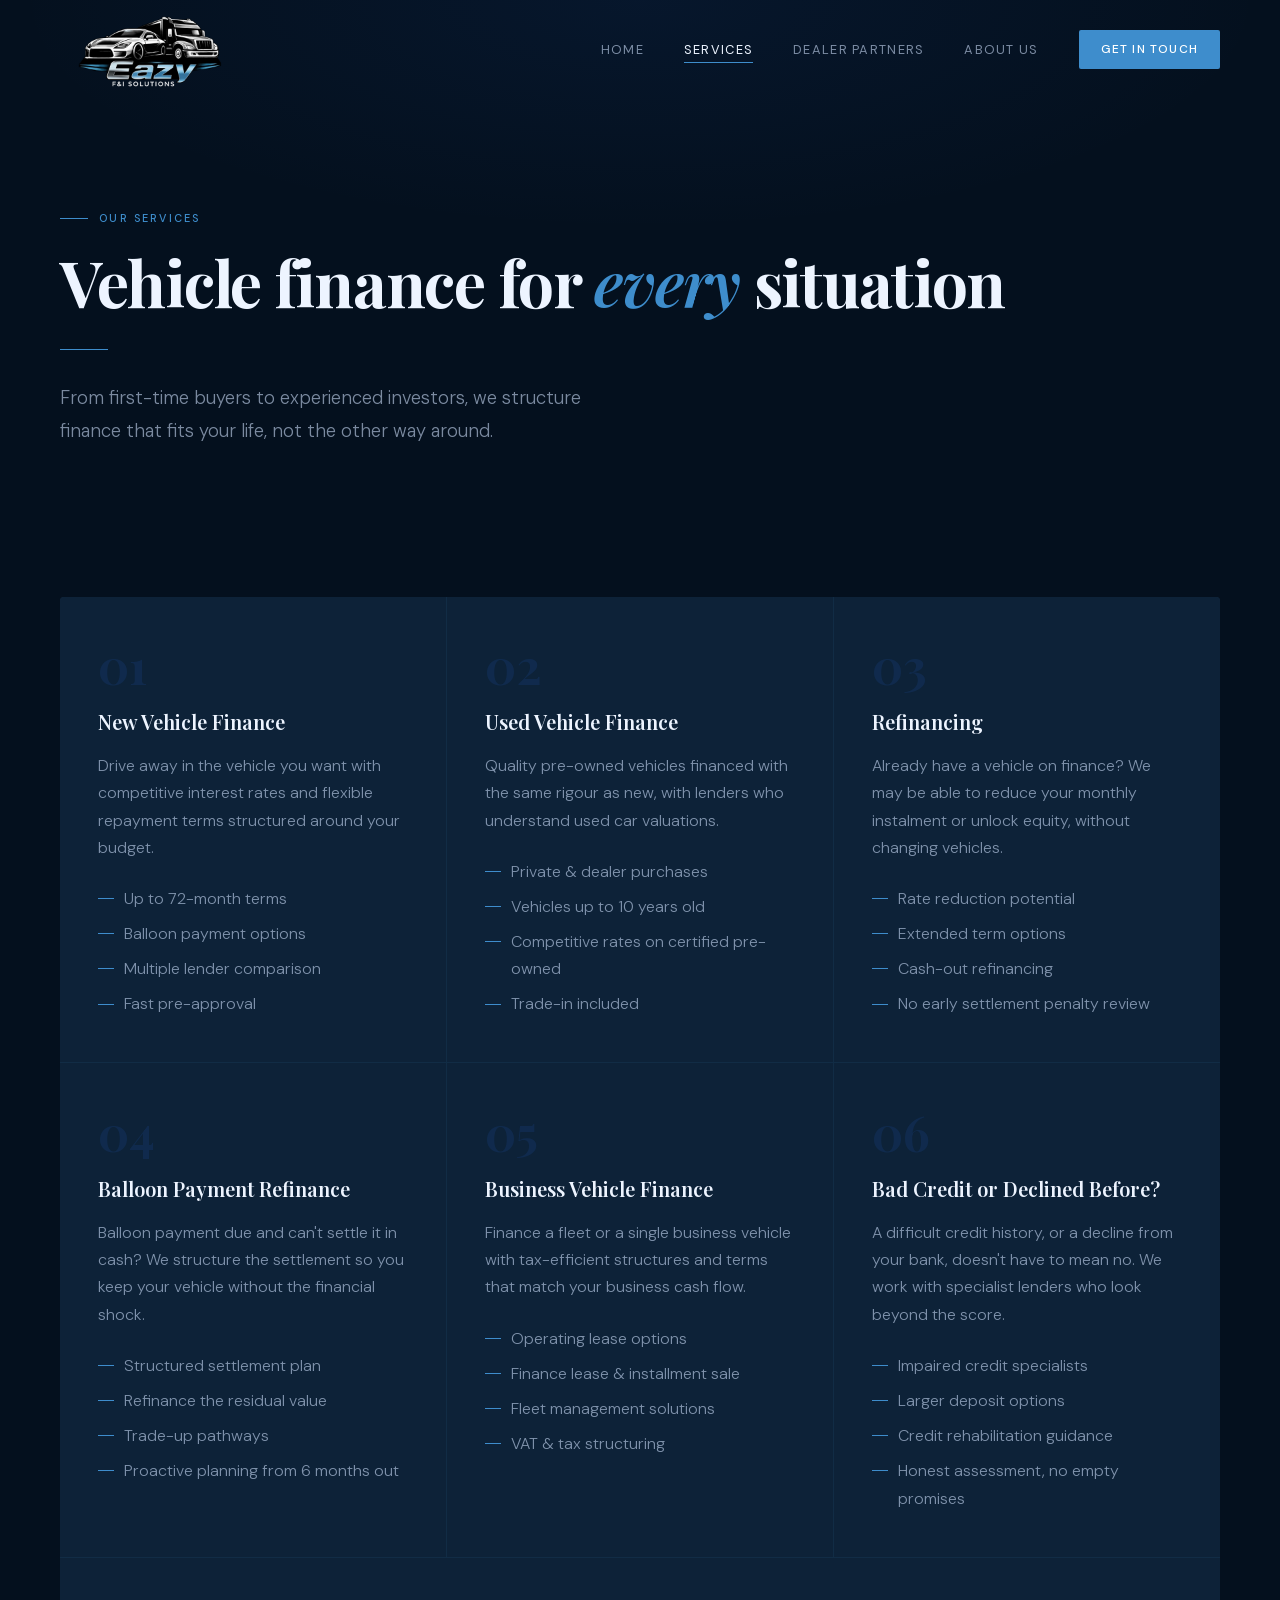
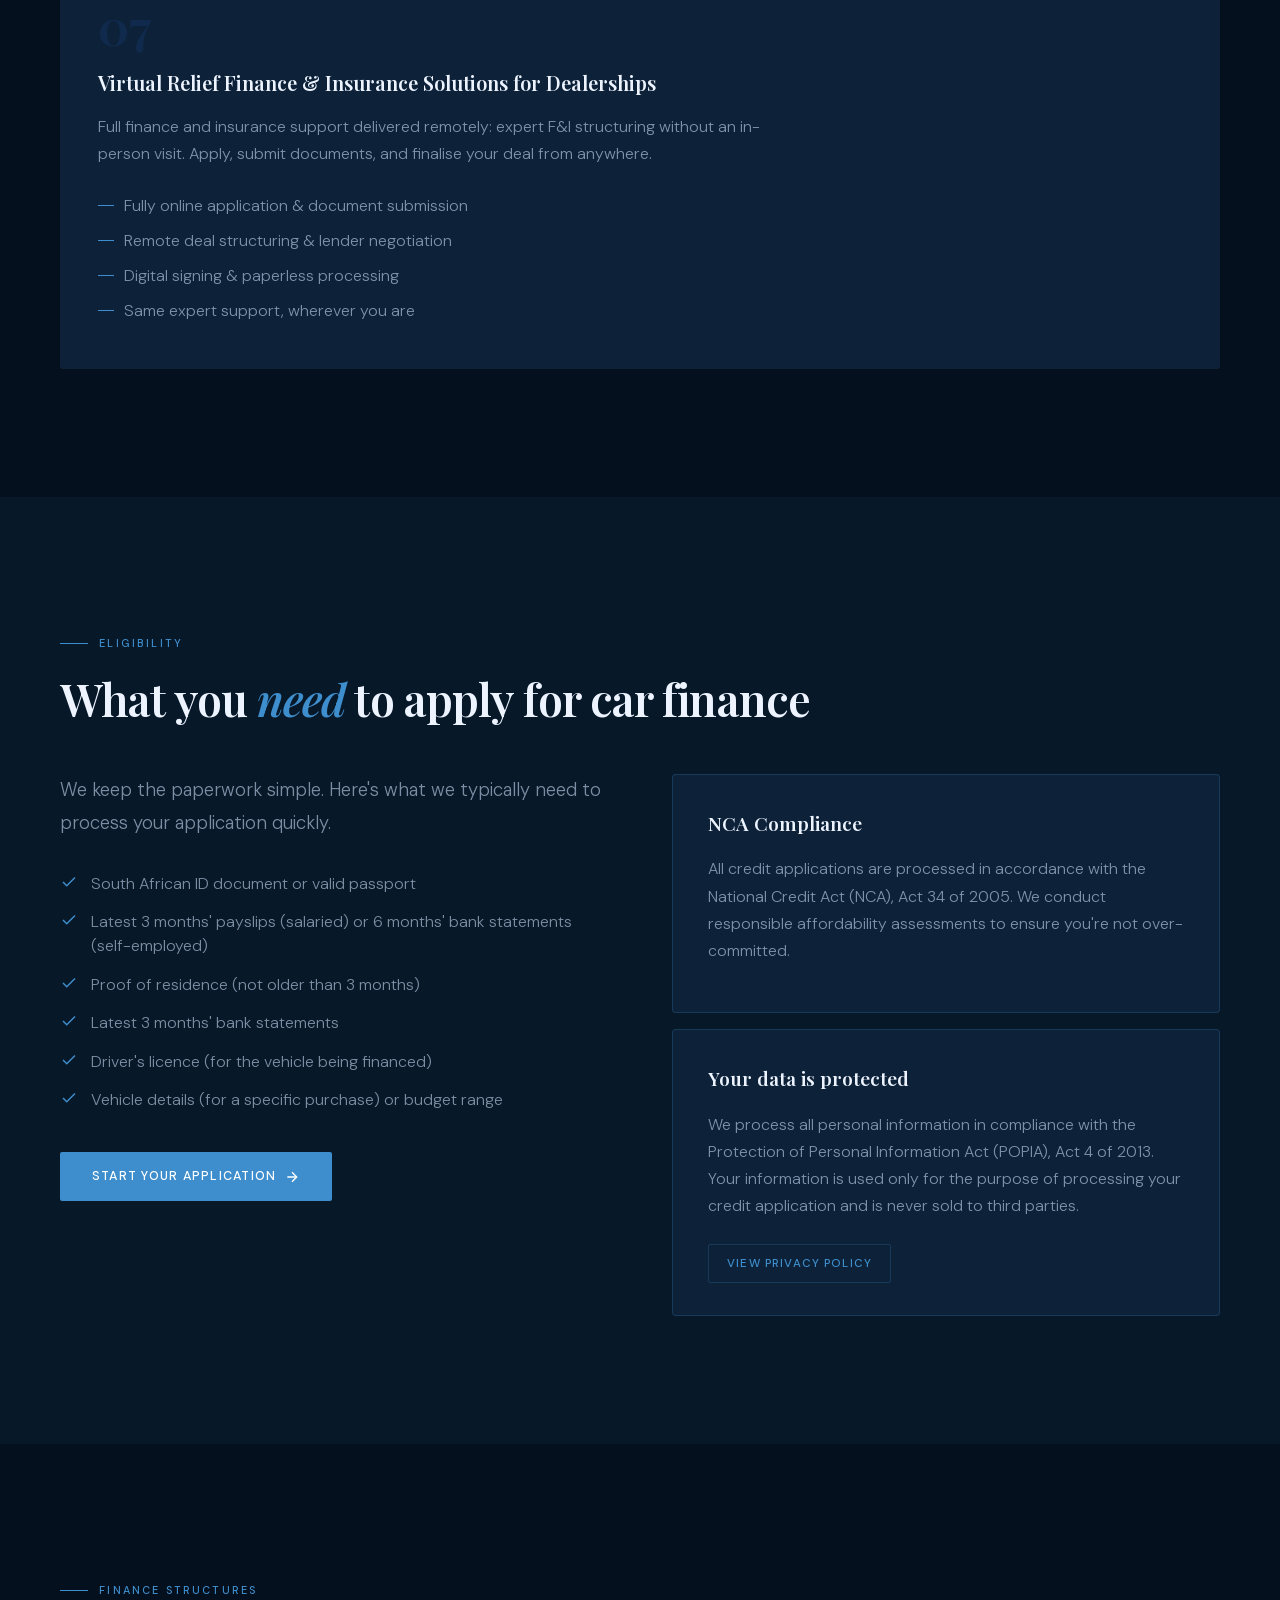
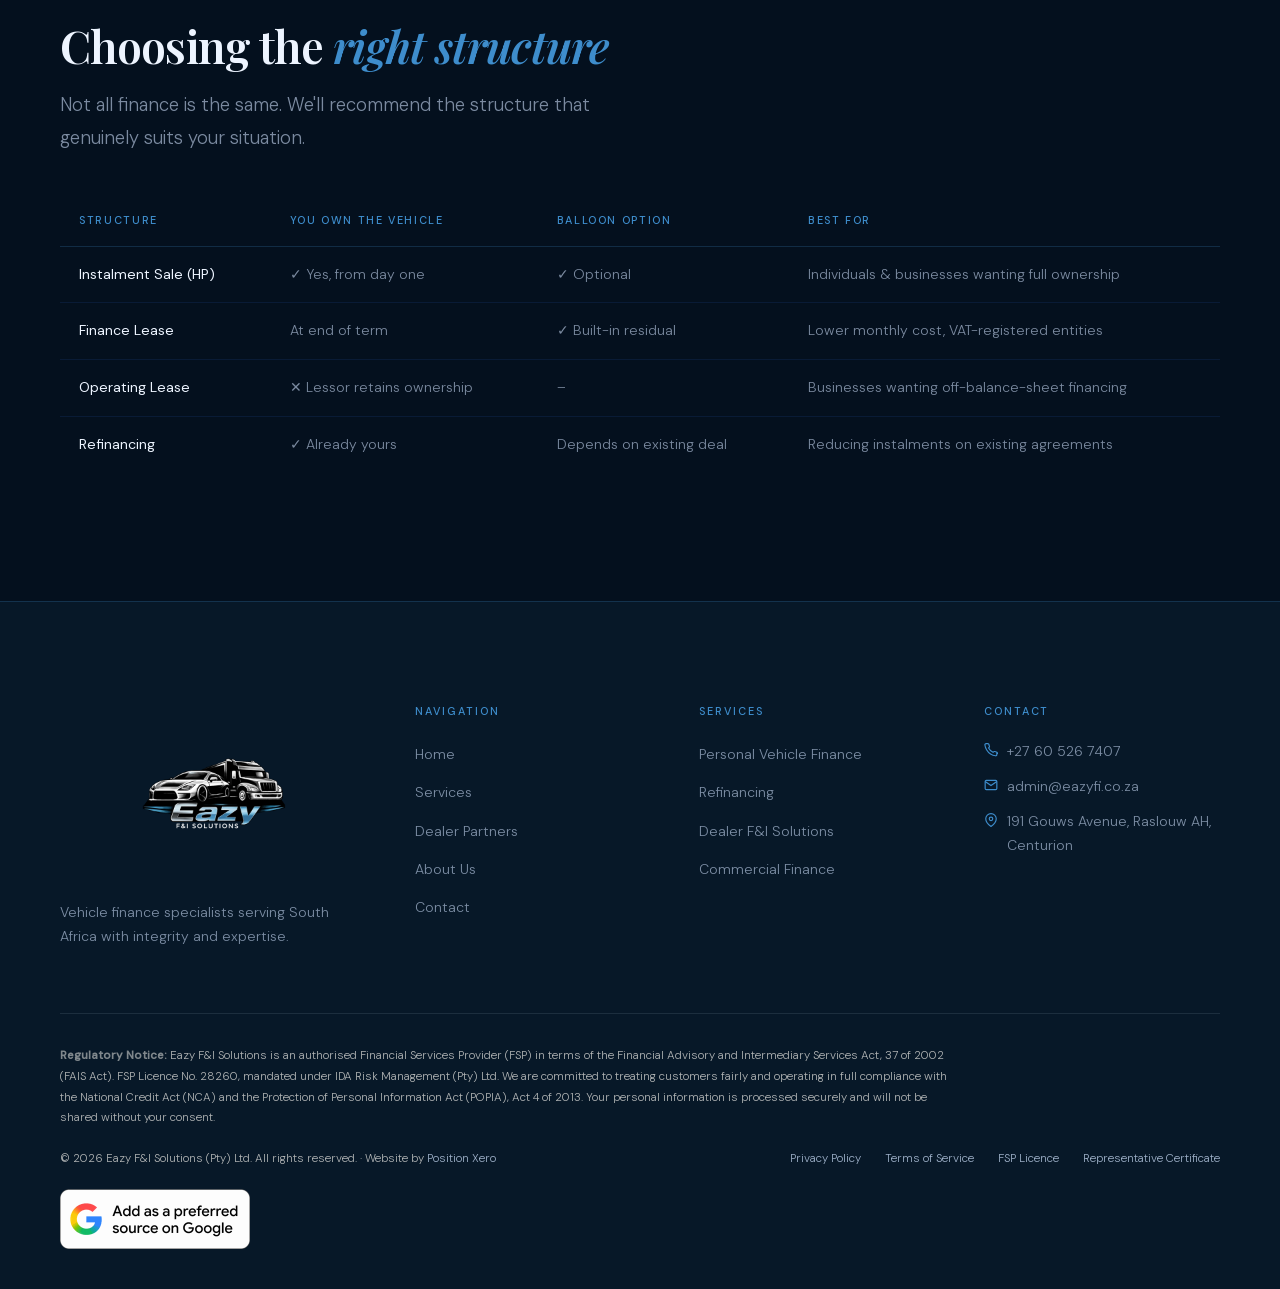
<file: services.html>
<!DOCTYPE html>
<html lang="en">
<head>
  <meta charset="UTF-8" />
  <meta name="viewport" content="width=device-width, initial-scale=1.0" />
  <!-- Google Analytics 4 (Position Xero clients) -->
  <script async src="https://www.googletagmanager.com/gtag/js?id=G-P3R6J764GX"></script>
  <script>
    window.dataLayer = window.dataLayer || [];
    function gtag(){dataLayer.push(arguments);}
    gtag('js', new Date());
    gtag('config', 'G-P3R6J764GX');
  </script>
  <title>Vehicle Finance Services: New, Used, Refinance | Eazy F&I</title>
  <meta name="description" content="New and used vehicle finance, refinancing, balloon settlement, business and fleet finance, and help for credit-challenged buyers. Based in Centurion." />
  <link rel="canonical" href="https://eazyfi.co.za/services" />
  <meta name="robots" content="index, follow" />
  <meta property="og:type" content="website" />
  <meta property="og:site_name" content="Eazy F&I Solutions" />
  <meta property="og:title" content="Vehicle Finance Services: New, Used, Refinance | Eazy F&I" />
  <meta property="og:description" content="New and used vehicle finance, refinancing, balloon settlement, business and fleet finance, and help for credit-challenged buyers. Based in Centurion." />
  <meta property="og:url" content="https://eazyfi.co.za/services" />
  <meta property="og:image" content="https://eazyfi.co.za/og-image.png" />
  <meta name="twitter:card" content="summary_large_image" />
  <meta name="twitter:title" content="Vehicle Finance Services: New, Used, Refinance | Eazy F&I" />
  <meta name="twitter:description" content="New and used vehicle finance, refinancing, balloon settlement, business and fleet finance, and help for credit-challenged buyers. Based in Centurion." />
  <meta name="twitter:image" content="https://eazyfi.co.za/og-image.png" />
  <link rel="stylesheet" href="css/styles.css?v=20261105a" />
  <link rel="icon" href="favicon.ico?v=2" sizes="any" />
  <link rel="icon" type="image/png" sizes="32x32" href="favicon-32x32.png?v=2" />
  <link rel="icon" type="image/png" sizes="16x16" href="favicon-16x16.png?v=2" />
  <link rel="icon" type="image/png" sizes="192x192" href="favicon-192x192.png?v=2" />
  <link rel="apple-touch-icon" href="apple-touch-icon.png?v=2" />
  <style>
    /* ── SERVICES-SPECIFIC ── */
    .services-grid {
      display: grid;
      grid-template-columns: repeat(3, 1fr);
      gap: 1px;
      background: var(--border);
      border-radius: 4px;
      overflow: hidden;
      margin-top: 3rem;
    }

    .service-card {
      background: var(--surface);
      padding: 2.8rem 2.4rem;
      transition: background 0.3s, box-shadow 0.3s;
      position: relative;
    }

    /* Three columns: a last card alone on its row (7 cards) spans the
       row, so no empty panel sits beside it; its paragraph keeps a
       readable line length */
    @media (min-width: 901px) {
      .services-grid > .service-card:last-child:nth-child(3n+1) { grid-column: 1 / -1; }
      .services-grid > .service-card:last-child:nth-child(3n+1) p { max-width: 42rem; }
    }

    .service-card:hover { background: var(--surface-2); }

    .service-card::after {
      content: '';
      position: absolute;
      bottom: 0; left: 2.4rem; right: 2.4rem;
      height: 2px;
      background: linear-gradient(90deg, var(--gold), transparent);
      opacity: 0;
      transition: opacity 0.3s;
    }

    .service-card:hover::after { opacity: 1; }

    .service-num {
      font-family: var(--font-display);
      font-size: 3rem;
      font-weight: 700;
      color: rgba(40,110,230,0.12);
      line-height: 1;
      margin-bottom: 1rem;
    }

    .service-card h3 {
      font-family: var(--font-display);
      font-size: 1.25rem;
      font-weight: 600;
      margin-bottom: 0.8rem;
    }

    .service-card p {
      font-size: 1rem;
      color: var(--white-dim);
      line-height: 1.7;
      margin-bottom: 1.5rem;
    }

    .feature-list {
      display: flex;
      flex-direction: column;
      gap: 0.5rem;
    }

    /* The dash sits level with the first line, and a line that wraps
       starts under the text, not under the dash (28 October 2026: on
       phones the dash floated to the middle of a two-line item). */
    .feature-list li {
      display: flex;
      align-items: flex-start;
      gap: 0.6rem;
      font-size: 0.83rem;
      color: var(--white-dim);
    }

    .feature-list li::before {
      content: '';
      width: 16px; height: 1px;
      margin-top: calc(0.85em - 0.5px);
      background: var(--gold);
      flex-shrink: 0;
    }

    /* Eligibility section */
    .eligibility {
      background: var(--deep);
    }

    .eligibility__grid {
      display: grid;
      grid-template-columns: 1fr 1fr;
      gap: 4rem;
      align-items: start;
      margin-top: 3rem;
    }

    .check-list {
      display: flex;
      flex-direction: column;
      gap: 0.9rem;
      margin-top: 1.2rem;
    }

    .check-list li {
      display: flex;
      align-items: flex-start;
      gap: 0.8rem;
      font-size: 0.9rem;
      color: var(--white-dim);
      line-height: 1.5;
    }

    .check-list li svg {
      width: 18px; height: 18px;
      color: var(--gold);
      flex-shrink: 0;
      margin-top: 1px;
    }

    .info-box {
      background: var(--surface);
      border: 1px solid var(--border);
      border-radius: 4px;
      padding: 2rem 2.2rem;
    }

    .info-box h3 {
      font-family: var(--font-display);
      font-size: 1.2rem;
      font-weight: 600;
      margin-bottom: 1rem;
    }

    .info-box p {
      font-size: 0.88rem;
      color: var(--white-dim);
      line-height: 1.7;
      margin-bottom: 1rem;
    }

    /* Comparison table */
    .compare-table {
      width: 100%;
      border-collapse: collapse;
      margin-top: 2.5rem;
    }

    .compare-table th {
      text-align: left;
      font-size: 0.68rem;
      font-weight: 500;
      letter-spacing: 0.15em;
      text-transform: uppercase;
      color: var(--gold);
      padding: 1rem 1.2rem;
      border-bottom: 1px solid var(--border);
    }

    .compare-table td {
      padding: 1rem 1.2rem;
      font-size: 0.88rem;
      color: var(--white-dim);
      border-bottom: 1px solid rgba(40,110,230,0.12);
      vertical-align: top;
    }

    .compare-table td:first-child {
      color: var(--white);
      font-weight: 400;
    }

    .compare-table tr:last-child td { border-bottom: none; }
    .compare-table tr:hover td { background: rgba(40,110,230,0.12); }

    .check-icon { color: var(--gold); }
    .x-icon { color: rgba(248,245,239,0.2); }

    @media (max-width: 900px) {
      .services-grid { grid-template-columns: 1fr; }
      .eligibility__grid { grid-template-columns: 1fr; gap: 2.5rem; }
    }

    /* Phones: the four-column table was squeezed (one heading broke over
       four lines, and "Best For" sat off the screen). Each structure
       becomes a card, and each answer carries its column heading, the
       same words as the table's own header row. */
    @media (max-width: 600px) {
      .compare-table,
      .compare-table tbody,
      .compare-table tr,
      .compare-table td { display: block; width: 100%; }

      .compare-table thead {
        position: absolute;
        width: 1px; height: 1px;
        overflow: hidden;
        clip: rect(0 0 0 0);
        clip-path: inset(50%);
        white-space: nowrap;
      }

      .compare-table tr {
        background: var(--surface);
        border: 1px solid var(--border);
        border-radius: 4px;
        padding: 0.25rem 1.25rem;
        margin-bottom: 1rem;
      }

      .compare-table tr:last-child { margin-bottom: 0; }

      .compare-table td,
      .compare-table tr:last-child td {
        padding: 0.8rem 0;
        font-size: 1rem;
        line-height: 1.6;
        border-bottom: 1px solid rgba(40,110,230,0.12);
      }

      .compare-table td:last-child,
      .compare-table tr:last-child td:last-child { border-bottom: none; }

      .compare-table td:first-child,
      .compare-table tr:last-child td:first-child {
        font-family: var(--font-display);
        font-size: 1.15rem;
        font-weight: 600;
        padding-top: 1rem;
      }

      .compare-table td[data-label]::before {
        content: attr(data-label);
        display: block;
        margin-bottom: 0.15rem;
        font-family: var(--font-body);
        font-size: 0.75rem;
        font-weight: 500;
        letter-spacing: 0.15em;
        text-transform: uppercase;
        color: var(--gold);
      }

      .compare-table tr:hover td { background: none; }

      /* "Lessor retains ownership" was 20% white, hard to read on a phone */
      .compare-table .x-icon { color: var(--white-dim); }
    }
  </style>
</head>
<body>
  <a class="skip-link" href="#main-content">Skip to main content</a>

  <nav class="nav">
    <div class="nav__inner">
      <a href="/" class="nav__logo">
        <img src="js/images/logo/eazy-logo-white-540.webp" alt="Eazy F&I Solutions" class="nav__logo-img" width="180" height="180" />
      </a>
      <div class="nav__links">
        <a href="/">Home</a>
        <a href="/services" class="active">Services</a>
        <a href="/dealer-partners">Dealer Partners</a>
        <a href="/about">About Us</a>
        <a href="/contact" class="nav__cta">Get in Touch</a>
      </div>
      <a href="https://thirdparty.signio.co.za/ThirdPartyIntegration/application?skin=LIGHTSTONE&amp;uuid=00000197-f510-d0f1-971a-4bd93b7825ff" target="_blank" rel="noopener" class="nav__apply">Apply Now</a>
      <button class="nav__hamburger" aria-label="Menu">
        <span></span><span></span><span></span>
      </button>
    </div>
  </nav>

  <div class="nav__mobile">
    <a href="/">Home</a>
    <a href="/services">Services</a>
    <a href="/dealer-partners">Dealer Partners</a>
    <a href="/about">About Us</a>
    <a href="/contact" class="nav__cta btn btn--gold">Get in Touch</a>
  </div>

  <!-- ── PAGE HERO ── -->
  <section class="page-hero" id="main-content" tabindex="-1">
    <div class="page-hero__inner">
      <div class="eyebrow reveal">Our Services</div>
      <h1 class="display-heading reveal reveal--delay-1">Vehicle finance for <em>every</em> situation</h1>
      <div class="divider reveal reveal--delay-2"></div>
      <p class="lead reveal reveal--delay-3">From first-time buyers to experienced investors, we structure finance that fits your life, not the other way around.</p>
    </div>
  </section>

  <!-- ── SERVICES GRID ── -->
  <section class="section" style="padding-top:0;">
    <div class="section__inner">
      <div class="services-grid">
        <div class="service-card reveal">
          <div class="service-num">01</div>
          <h3>New Vehicle Finance</h3>
          <p>Drive away in the vehicle you want with competitive interest rates and flexible repayment terms structured around your budget.</p>
          <ul class="feature-list">
            <li>Up to 72-month terms</li>
            <li>Balloon payment options</li>
            <li>Multiple lender comparison</li>
            <li>Fast pre-approval</li>
          </ul>
        </div>
        <div class="service-card reveal reveal--delay-1">
          <div class="service-num">02</div>
          <h3>Used Vehicle Finance</h3>
          <p>Quality pre-owned vehicles financed with the same rigour as new, with lenders who understand used car valuations.</p>
          <ul class="feature-list">
            <li>Private & dealer purchases</li>
            <li>Vehicles up to 10 years old</li>
            <li>Competitive rates on certified pre-owned</li>
            <li>Trade-in included</li>
          </ul>
        </div>
        <div class="service-card reveal reveal--delay-2">
          <div class="service-num">03</div>
          <h3>Refinancing</h3>
          <p>Already have a vehicle on finance? We may be able to reduce your monthly instalment or unlock equity, without changing vehicles.</p>
          <ul class="feature-list">
            <li>Rate reduction potential</li>
            <li>Extended term options</li>
            <li>Cash-out refinancing</li>
            <li>No early settlement penalty review</li>
          </ul>
        </div>
        <div class="service-card reveal reveal--delay-1">
          <div class="service-num">04</div>
          <h3>Balloon Payment Refinance</h3>
          <p>Balloon payment due and can't settle it in cash? We structure the settlement so you keep your vehicle without the financial shock.</p>
          <ul class="feature-list">
            <li>Structured settlement plan</li>
            <li>Refinance the residual value</li>
            <li>Trade-up pathways</li>
            <li>Proactive planning from 6 months out</li>
          </ul>
        </div>
        <div class="service-card reveal reveal--delay-2">
          <div class="service-num">05</div>
          <h3>Business Vehicle Finance</h3>
          <p>Finance a fleet or a single business vehicle with tax-efficient structures and terms that match your business cash flow.</p>
          <ul class="feature-list">
            <li>Operating lease options</li>
            <li>Finance lease & installment sale</li>
            <li>Fleet management solutions</li>
            <li>VAT & tax structuring</li>
          </ul>
        </div>
        <div class="service-card reveal reveal--delay-3">
          <div class="service-num">06</div>
          <h3>Bad Credit or Declined Before?</h3>
          <p>A difficult credit history, or a decline from your bank, doesn't have to mean no. We work with specialist lenders who look beyond the score.</p>
          <ul class="feature-list">
            <li>Impaired credit specialists</li>
            <li>Larger deposit options</li>
            <li>Credit rehabilitation guidance</li>
            <li>Honest assessment, no empty promises</li>
          </ul>
        </div>
        <div class="service-card reveal">
          <div class="service-num">07</div>
          <h3>Virtual Relief Finance &amp; Insurance Solutions for Dealerships</h3>
          <p>Full finance and insurance support delivered remotely: expert F&amp;I structuring without an in-person visit. Apply, submit documents, and finalise your deal from anywhere.</p>
          <ul class="feature-list">
            <li>Fully online application &amp; document submission</li>
            <li>Remote deal structuring &amp; lender negotiation</li>
            <li>Digital signing &amp; paperless processing</li>
            <li>Same expert support, wherever you are</li>
          </ul>
        </div>
      </div>
    </div>
  </section>

  <!-- ── ELIGIBILITY ── -->
  <section class="section eligibility">
    <div class="section__inner">
      <div class="reveal">
        <div class="eyebrow">Eligibility</div>
        <h2 class="section-heading">What you <em>need</em> to apply for car finance</h2>
      </div>
      <div class="eligibility__grid">
        <div>
          <p class="lead" style="margin-bottom:0;">We keep the paperwork simple. Here's what we typically need to process your application quickly.</p>
          <ul class="check-list" style="margin-top:2rem;">
            <li>
              <svg viewBox="0 0 24 24" fill="none" stroke="currentColor" stroke-width="2"><polyline points="20 6 9 17 4 12"/></svg>
              South African ID document or valid passport
            </li>
            <li>
              <svg viewBox="0 0 24 24" fill="none" stroke="currentColor" stroke-width="2"><polyline points="20 6 9 17 4 12"/></svg>
              Latest 3 months' payslips (salaried) or 6 months' bank statements (self-employed)
            </li>
            <li>
              <svg viewBox="0 0 24 24" fill="none" stroke="currentColor" stroke-width="2"><polyline points="20 6 9 17 4 12"/></svg>
              Proof of residence (not older than 3 months)
            </li>
            <li>
              <svg viewBox="0 0 24 24" fill="none" stroke="currentColor" stroke-width="2"><polyline points="20 6 9 17 4 12"/></svg>
              Latest 3 months' bank statements
            </li>
            <li>
              <svg viewBox="0 0 24 24" fill="none" stroke="currentColor" stroke-width="2"><polyline points="20 6 9 17 4 12"/></svg>
              Driver's licence (for the vehicle being financed)
            </li>
            <li>
              <svg viewBox="0 0 24 24" fill="none" stroke="currentColor" stroke-width="2"><polyline points="20 6 9 17 4 12"/></svg>
              Vehicle details (for a specific purchase) or budget range
            </li>
          </ul>
          <div style="margin-top:2.5rem;">
            <a href="https://thirdparty.signio.co.za/ThirdPartyIntegration/application?skin=LIGHTSTONE&uuid=00000197-f510-d0f1-971a-4bd93b7825ff" target="_blank" rel="noopener" class="btn btn--gold">
              Start Your Application
              <svg viewBox="0 0 24 24" fill="none" stroke="currentColor" stroke-width="2"><line x1="5" y1="12" x2="19" y2="12"/><polyline points="12 5 19 12 12 19"/></svg>
            </a>
          </div>
        </div>
        <div class="reveal reveal--delay-2">
          <div class="info-box" style="margin-bottom:1rem;">
            <h3>NCA Compliance</h3>
            <p>All credit applications are processed in accordance with the National Credit Act (NCA), Act 34 of 2005. We conduct responsible affordability assessments to ensure you're not over-committed.</p>
          </div>
          <div class="info-box">
            <h3>Your data is protected</h3>
            <p>We process all personal information in compliance with the Protection of Personal Information Act (POPIA), Act 4 of 2013. Your information is used only for the purpose of processing your credit application and is never sold to third parties.</p>
            <a href="/privacy-policy" class="btn btn--ghost" style="margin-top:0.5rem; font-size:0.72rem; padding:9px 18px;">View Privacy Policy</a>
          </div>
        </div>
      </div>
    </div>
  </section>

  <!-- ── COMPARE ── -->
  <section class="section">
    <div class="section__inner">
      <div class="reveal">
        <div class="eyebrow">Finance Structures</div>
        <h2 class="section-heading">Choosing the <em>right structure</em></h2>
        <p class="lead" style="margin-top:1rem;">Not all finance is the same. We'll recommend the structure that genuinely suits your situation.</p>
      </div>
      <div style="overflow-x:auto; margin-top:0;" class="reveal reveal--delay-2">
        <table class="compare-table">
          <thead>
            <tr>
              <th>Structure</th>
              <th>You Own the Vehicle</th>
              <th>Balloon Option</th>
              <th>Best For</th>
            </tr>
          </thead>
          <tbody>
            <tr>
              <td>Instalment Sale (HP)</td>
              <td class="check-icon" data-label="You Own the Vehicle">&#10003; Yes, from day one</td>
              <td class="check-icon" data-label="Balloon Option">&#10003; Optional</td>
              <td data-label="Best For">Individuals & businesses wanting full ownership</td>
            </tr>
            <tr>
              <td>Finance Lease</td>
              <td style="color:var(--white-dim);" data-label="You Own the Vehicle">At end of term</td>
              <td class="check-icon" data-label="Balloon Option">&#10003; Built-in residual</td>
              <td data-label="Best For">Lower monthly cost, VAT-registered entities</td>
            </tr>
            <tr>
              <td>Operating Lease</td>
              <td class="x-icon" data-label="You Own the Vehicle">&#10005; Lessor retains ownership</td>
              <td data-label="Balloon Option">–</td>
              <td data-label="Best For">Businesses wanting off-balance-sheet financing</td>
            </tr>
            <tr>
              <td>Refinancing</td>
              <td class="check-icon" data-label="You Own the Vehicle">&#10003; Already yours</td>
              <td data-label="Balloon Option">Depends on existing deal</td>
              <td data-label="Best For">Reducing instalments on existing agreements</td>
            </tr>
          </tbody>
        </table>
      </div>
    </div>
  </section>

  <!-- ── FOOTER ── -->
  <footer>
    <div class="footer__inner">
      <div class="footer__grid footer__grid--4">
        <div class="footer__col footer__col--brand">
          <img src="js/images/logo/eazy-logo-white-540.webp" alt="Eazy F&I Solutions" class="footer__logo-img" width="180" height="180" loading="lazy" decoding="async" />
          <p class="footer__brand-desc">Vehicle finance specialists serving South Africa with integrity and expertise.</p>
        </div>
        <div class="footer__col">
          <h4>Navigation</h4>
          <ul>
            <li><a href="/">Home</a></li>
            <li><a href="/services">Services</a></li>
            <li><a href="/dealer-partners">Dealer Partners</a></li>
            <li><a href="/about">About Us</a></li>
            <li><a href="/contact">Contact</a></li>
          </ul>
        </div>
        <div class="footer__col">
          <h4>Services</h4>
          <ul>
            <li><a href="/services">Personal Vehicle Finance</a></li>
            <li><a href="/services">Refinancing</a></li>
            <li><a href="/dealer-partners">Dealer F&amp;I Solutions</a></li>
            <li><a href="https://thirdparty.signio.co.za/ThirdPartyIntegration/application?skin=LIGHTSTONE&amp;uuid=00000197-f510-d0f1-971a-4bd93b7825ff" target="_blank" rel="noopener">Commercial Finance</a></li>
          </ul>
        </div>
        <div class="footer__col">
          <h4>Contact</h4>
          <div class="contact-item">
            <svg viewBox="0 0 24 24" fill="none" stroke="currentColor" stroke-width="2"><path d="M22 16.92v3a2 2 0 0 1-2.18 2 19.79 19.79 0 0 1-8.63-3.07A19.5 19.5 0 0 1 4.69 12 19.79 19.79 0 0 1 1.56 3.37 2 2 0 0 1 3.54 1h3a2 2 0 0 1 2 1.72c.127.96.361 1.903.7 2.81a2 2 0 0 1-.45 2.11L7.91 8.52A16 16 0 0 0 15.48 16l.88-.87a2 2 0 0 1 2.11-.45c.907.339 1.85.573 2.81.7A2 2 0 0 1 23 17.29z"/></svg>
            <a href="tel:+27605267407">+27 60 526 7407</a>
          </div>
          <div class="contact-item">
            <svg viewBox="0 0 24 24" fill="none" stroke="currentColor" stroke-width="2"><path d="M4 4h16c1.1 0 2 .9 2 2v12c0 1.1-.9 2-2 2H4c-1.1 0-2-.9-2-2V6c0-1.1.9-2 2-2z"/><polyline points="22,6 12,13 2,6"/></svg>
            <a href="mailto:admin@eazyfi.co.za">admin@eazyfi.co.za</a>
          </div>
          <div class="contact-item">
            <svg viewBox="0 0 24 24" fill="none" stroke="currentColor" stroke-width="2"><path d="M21 10c0 7-9 13-9 13s-9-6-9-13a9 9 0 0 1 18 0z"/><circle cx="12" cy="10" r="3"/></svg>
            <span>191 Gouws Avenue, Raslouw AH, Centurion</span>
          </div>
        </div>
      </div>
      <div class="footer__bottom">
        <p class="footer__compliance">
          <strong style="color:rgba(248,245,239,0.5);">Regulatory Notice:</strong> Eazy F&amp;I Solutions is an authorised Financial Services Provider (FSP) in terms of the Financial Advisory and Intermediary Services Act, 37 of 2002 (FAIS Act). FSP Licence No. 28260, mandated under IDA Risk Management (Pty) Ltd. We are committed to treating customers fairly and operating in full compliance with the National Credit Act (NCA) and the Protection of Personal Information Act (POPIA), Act 4 of 2013. Your personal information is processed securely and will not be shared without your consent.
        </p>
        <div class="footer__copy">
          <span>&copy; <span data-year>2026</span> Eazy F&amp;I Solutions (Pty) Ltd. All rights reserved.<span class="footer__sep" aria-hidden="true"> &middot; </span><span class="footer__credit">Website by <a href="https://www.positionxero.com/">Position Xero</a></span></span>
          <div class="footer__legal-links">
            <a href="/privacy-policy">Privacy Policy</a>
            <a href="/terms">Terms of Service</a>
            <a href="documents/fsca-fsp-licence-28260.pdf" target="_blank" rel="noopener">FSP Licence</a>
            <a href="documents/ida-representative-certificate.pdf" target="_blank" rel="noopener">Representative Certificate</a>
          </div>
        </div>
        <a class="pref-source" href="https://www.google.com/preferences/source?q=eazyfi.co.za" target="_blank" rel="noopener" aria-label="Add Eazy F&amp;I as a preferred source on Google">
          <img src="/js/images/google-preferred-source-light.png" width="190" height="60" alt="Add as a preferred source on Google" loading="lazy" decoding="async">
        </a>
      </div>
    </div>
  </footer>

  <script src="js/main.js"></script>
</body>
</html>
</file>
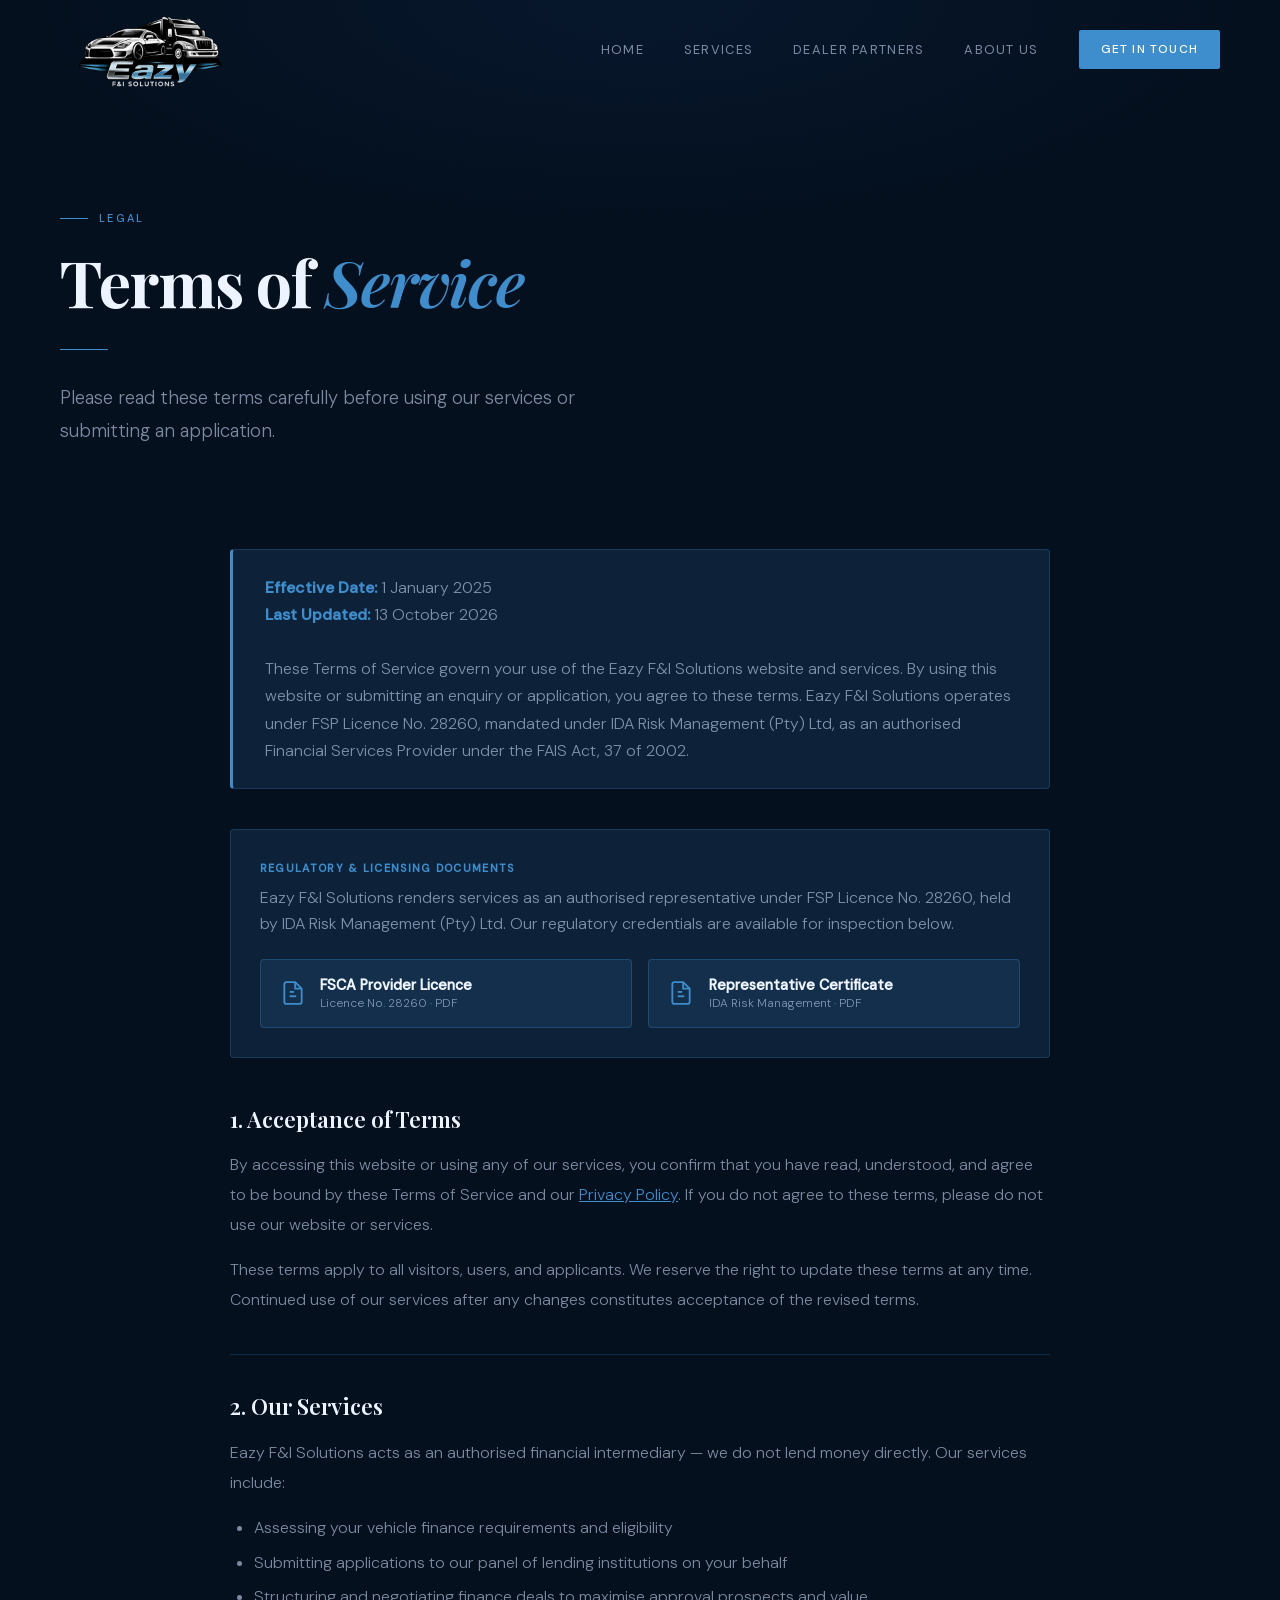
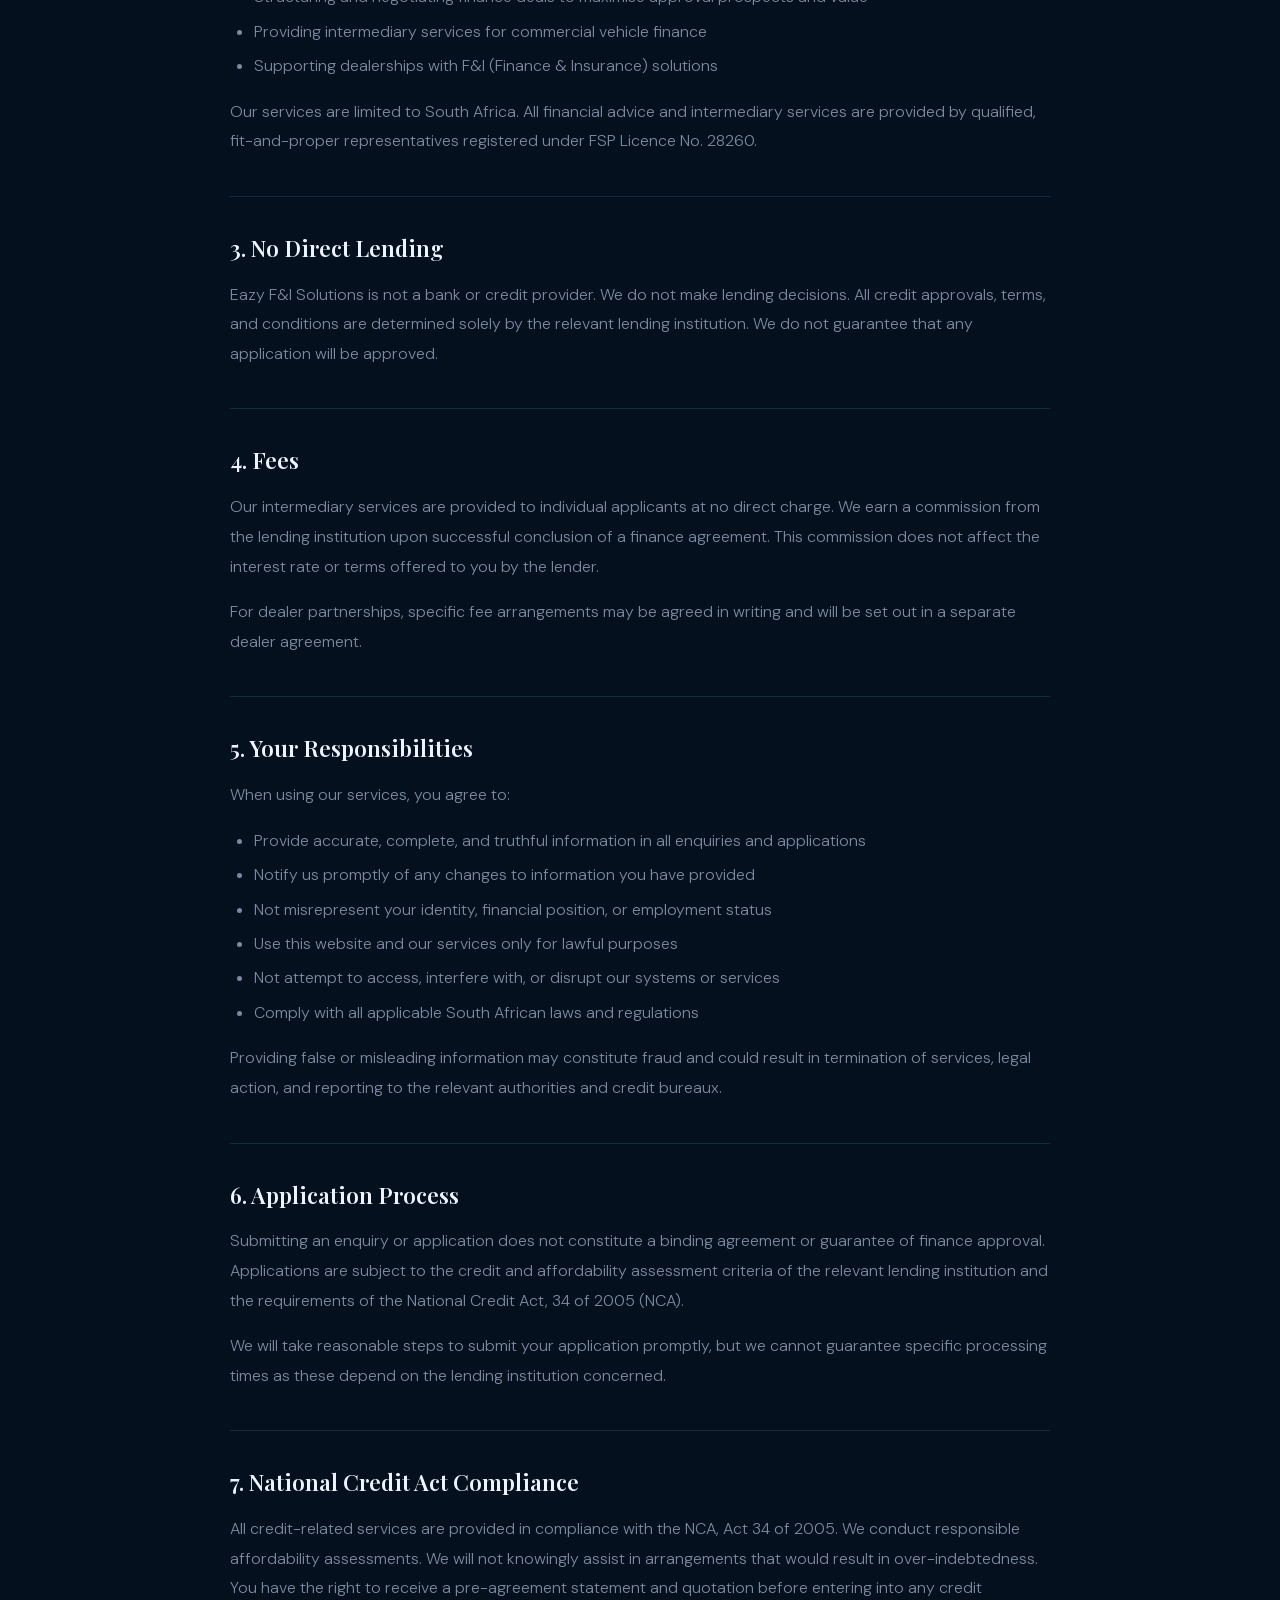
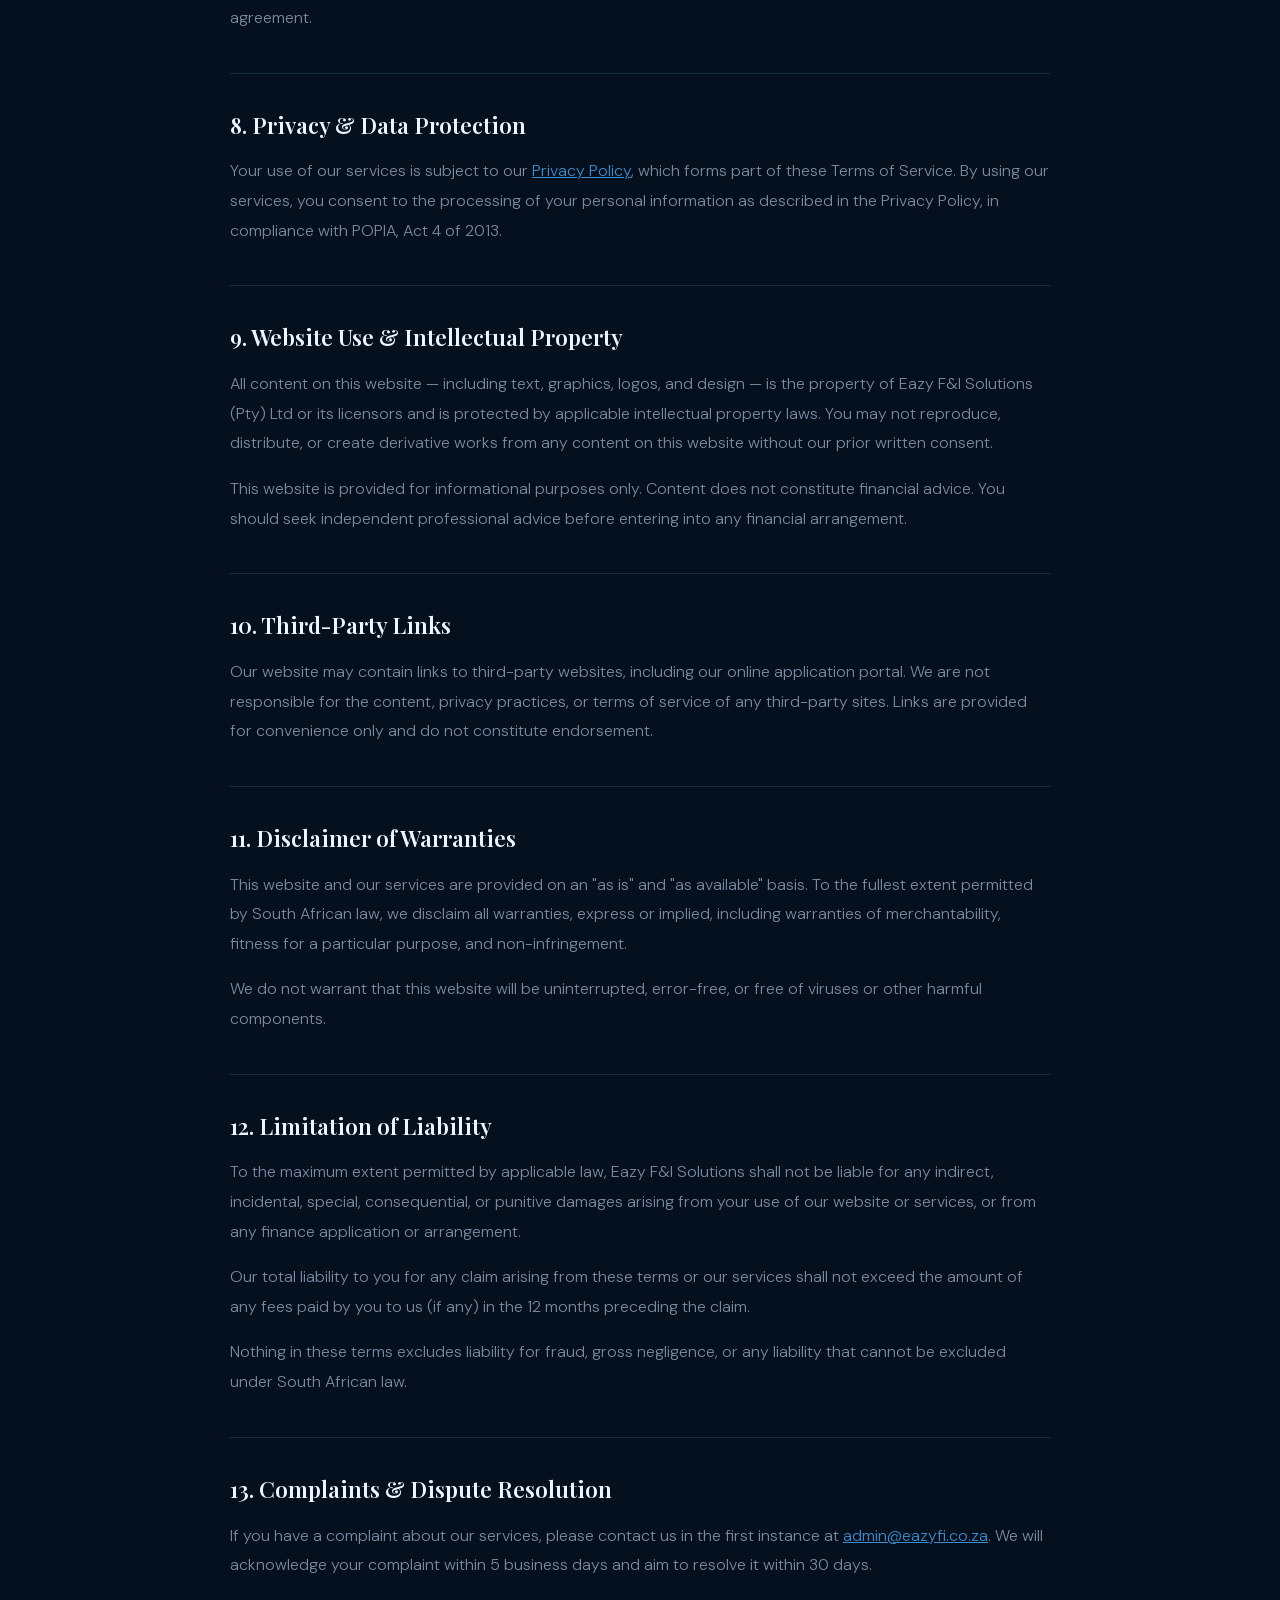
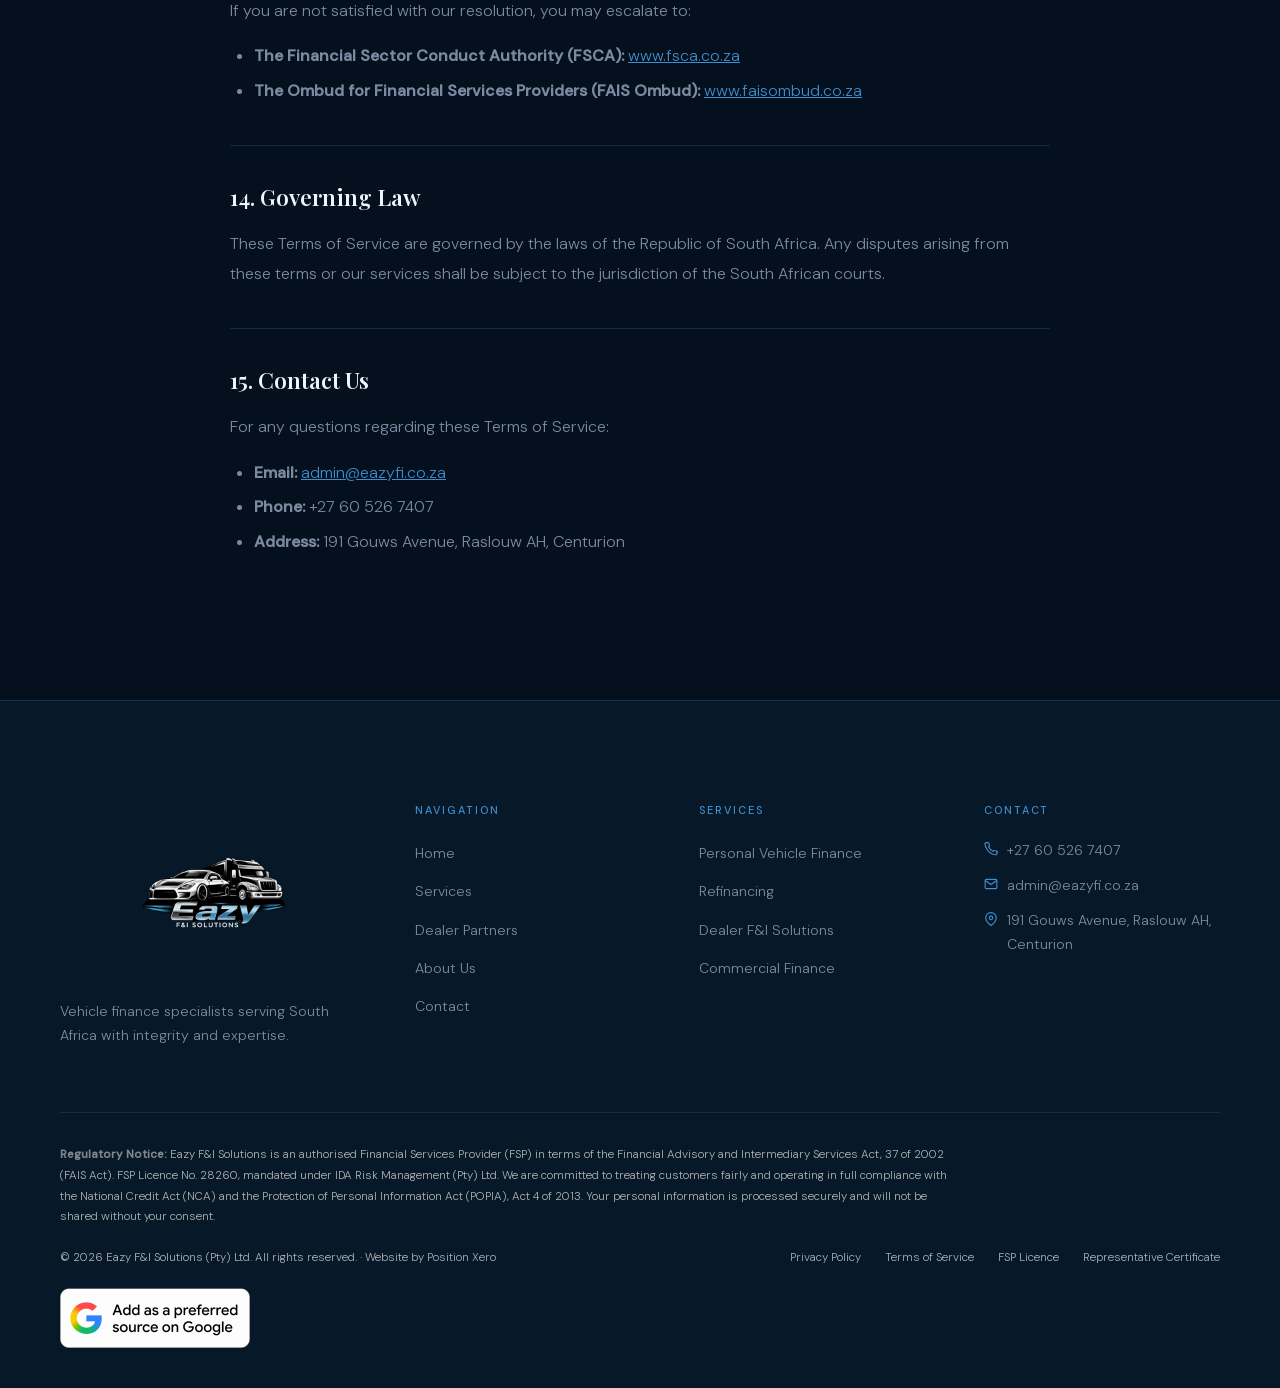
<file: terms.html>
<!DOCTYPE html>
<html lang="en">
<head>
  <meta charset="UTF-8" />
  <meta name="viewport" content="width=device-width, initial-scale=1.0" />
  <!-- Google Analytics 4 (Position Xero clients) -->
  <script async src="https://www.googletagmanager.com/gtag/js?id=G-P3R6J764GX"></script>
  <script>
    window.dataLayer = window.dataLayer || [];
    function gtag(){dataLayer.push(arguments);}
    gtag('js', new Date());
    gtag('config', 'G-P3R6J764GX');
  </script>
  <title>Terms of Service — Eazy F&I Solutions</title>
  <meta name="description" content="Terms of Service for Eazy F&I Solutions. Please read these terms carefully before using our services." />
  <link rel="canonical" href="https://eazyfi.co.za/terms" />
  <meta name="robots" content="index, follow" />
  <meta property="og:type" content="website" />
  <meta property="og:site_name" content="Eazy F&I Solutions" />
  <meta property="og:title" content="Terms of Service — Eazy F&I Solutions" />
  <meta property="og:description" content="Terms of Service for Eazy F&I Solutions. Please read these terms carefully before using our services." />
  <meta property="og:url" content="https://eazyfi.co.za/terms" />
  <meta property="og:image" content="https://eazyfi.co.za/og-image.png" />
  <meta name="twitter:card" content="summary_large_image" />
  <meta name="twitter:title" content="Terms of Service — Eazy F&I Solutions" />
  <meta name="twitter:description" content="Terms of Service for Eazy F&I Solutions. Please read these terms carefully before using our services." />
  <meta name="twitter:image" content="https://eazyfi.co.za/og-image.png" />
  <link rel="stylesheet" href="css/styles.css?v=20261105a" />
  <link rel="icon" href="favicon.ico?v=2" sizes="any" />
  <link rel="icon" type="image/png" sizes="32x32" href="favicon-32x32.png?v=2" />
  <link rel="icon" type="image/png" sizes="16x16" href="favicon-16x16.png?v=2" />
  <link rel="icon" type="image/png" sizes="192x192" href="favicon-192x192.png?v=2" />
  <link rel="apple-touch-icon" href="apple-touch-icon.png?v=2" />
  <style>
    .legal-body {
      max-width: 820px;
      margin: 0 auto;
    }

    .legal-body h2 {
      font-family: var(--font-display);
      font-size: 1.4rem;
      font-weight: 600;
      color: var(--white);
      margin: 2.5rem 0 0.8rem;
      padding-top: 2rem;
      border-top: 1px solid var(--border);
    }

    .legal-body h2:first-of-type {
      border-top: none;
      padding-top: 0;
      margin-top: 0;
    }

    .legal-body h3 {
      font-family: var(--font-display);
      font-size: 1.05rem;
      font-weight: 600;
      color: var(--white);
      margin: 1.5rem 0 0.5rem;
    }

    .legal-body p {
      font-size: 0.92rem;
      color: var(--white-dim);
      line-height: 1.85;
      margin-bottom: 1rem;
    }

    .legal-body ul {
      list-style: disc;
      padding-left: 1.5rem;
      margin-bottom: 1rem;
    }

    .legal-body ul li {
      font-size: 0.92rem;
      color: var(--white-dim);
      line-height: 1.85;
      margin-bottom: 0.3rem;
    }

    .legal-body a { color: var(--gold); text-decoration: underline; }
    .legal-body a:hover { color: var(--gold-light); }

    .legal-intro-box {
      background: var(--surface);
      border: 1px solid var(--border);
      border-left: 3px solid var(--gold);
      border-radius: 4px;
      padding: 1.5rem 2rem;
      margin-bottom: 2.5rem;
      font-size: 0.88rem;
      color: var(--white-dim);
      line-height: 1.7;
    }

    .legal-intro-box strong { color: var(--gold); }
  </style>
</head>
<body>
  <a class="skip-link" href="#main-content">Skip to main content</a>

  <nav class="nav">
    <div class="nav__inner">
      <a href="/" class="nav__logo">
        <img src="js/images/logo/eazy-logo-white-540.webp" alt="Eazy F&I Solutions" class="nav__logo-img" width="180" height="180" />
      </a>
      <div class="nav__links">
        <a href="/">Home</a>
        <a href="/services">Services</a>
        <a href="/dealer-partners">Dealer Partners</a>
        <a href="/about">About Us</a>
        <a href="/contact" class="nav__cta">Get in Touch</a>
      </div>
      <a href="https://thirdparty.signio.co.za/ThirdPartyIntegration/application?skin=LIGHTSTONE&amp;uuid=00000197-f510-d0f1-971a-4bd93b7825ff" target="_blank" rel="noopener" class="nav__apply">Apply Now</a>
      <button class="nav__hamburger" aria-label="Menu">
        <span></span><span></span><span></span>
      </button>
    </div>
  </nav>

  <div class="nav__mobile">
    <a href="/">Home</a>
    <a href="/services">Services</a>
    <a href="/dealer-partners">Dealer Partners</a>
    <a href="/about">About Us</a>
    <a href="/contact" class="nav__cta btn btn--gold">Get in Touch</a>
  </div>

  <!-- ── PAGE HERO ── -->
  <section class="page-hero" id="main-content" tabindex="-1">
    <div class="page-hero__inner">
      <div class="eyebrow reveal">Legal</div>
      <h1 class="display-heading reveal reveal--delay-1">Terms of <em>Service</em></h1>
      <div class="divider reveal reveal--delay-2"></div>
      <p class="lead reveal reveal--delay-3">Please read these terms carefully before using our services or submitting an application.</p>
    </div>
  </section>

  <!-- ── CONTENT ── -->
  <section class="section" style="padding-top:0;">
    <div class="section__inner">
      <div class="legal-body reveal">

        <div class="legal-intro-box">
          <strong>Effective Date:</strong> 1 January 2025<br>
          <strong>Last Updated:</strong> 13 October 2026<br><br>
          These Terms of Service govern your use of the Eazy F&amp;I Solutions website and services. By using this website or submitting an enquiry or application, you agree to these terms. Eazy F&amp;I Solutions operates under FSP Licence No. 28260, mandated under IDA Risk Management (Pty) Ltd, as an authorised Financial Services Provider under the FAIS Act, 37 of 2002.
        </div>

        <div class="legal-docs-box" style="margin:0 0 2.6rem; padding:1.8rem; background:var(--surface); border:1px solid var(--border); border-radius:4px;">
          <strong style="color:var(--gold); font-size:0.68rem; letter-spacing:0.12em; text-transform:uppercase; display:block; margin-bottom:0.5rem;">Regulatory &amp; Licensing Documents</strong>
          <p style="font-size:0.85rem; color:var(--white-dim); margin-bottom:1.4rem; line-height:1.6;">Eazy F&amp;I Solutions renders services as an authorised representative under FSP Licence No. 28260, held by IDA Risk Management (Pty) Ltd. Our regulatory credentials are available for inspection below.</p>
          <div style="display:flex; flex-wrap:wrap; gap:1rem;">
            <a href="documents/fsca-fsp-licence-28260.pdf" target="_blank" rel="noopener" style="flex:1 1 240px; display:flex; align-items:center; gap:0.9rem; padding:1rem 1.2rem; background:var(--gold-dim); border:1px solid rgba(62,141,204,0.3); border-radius:4px; text-decoration:none; color:var(--white);">
              <svg viewBox="0 0 24 24" width="26" height="26" fill="none" stroke="var(--gold)" stroke-width="1.7" style="flex-shrink:0;"><path d="M14 2H6a2 2 0 0 0-2 2v16a2 2 0 0 0 2 2h12a2 2 0 0 0 2-2V8z"/><polyline points="14 2 14 8 20 8"/><line x1="9" y1="15" x2="15" y2="15"/><line x1="9" y1="11" x2="13" y2="11"/></svg>
              <span style="line-height:1.35;">
                <span style="display:block; font-weight:600; font-size:0.9rem;">FSCA Provider Licence</span>
                <span style="display:block; font-size:0.74rem; color:var(--white-dim);">Licence No. 28260 &middot; PDF</span>
              </span>
            </a>
            <a href="documents/ida-representative-certificate.pdf" target="_blank" rel="noopener" style="flex:1 1 240px; display:flex; align-items:center; gap:0.9rem; padding:1rem 1.2rem; background:var(--gold-dim); border:1px solid rgba(62,141,204,0.3); border-radius:4px; text-decoration:none; color:var(--white);">
              <svg viewBox="0 0 24 24" width="26" height="26" fill="none" stroke="var(--gold)" stroke-width="1.7" style="flex-shrink:0;"><path d="M14 2H6a2 2 0 0 0-2 2v16a2 2 0 0 0 2 2h12a2 2 0 0 0 2-2V8z"/><polyline points="14 2 14 8 20 8"/><line x1="9" y1="15" x2="15" y2="15"/><line x1="9" y1="11" x2="13" y2="11"/></svg>
              <span style="line-height:1.35;">
                <span style="display:block; font-weight:600; font-size:0.9rem;">Representative Certificate</span>
                <span style="display:block; font-size:0.74rem; color:var(--white-dim);">IDA Risk Management &middot; PDF</span>
              </span>
            </a>
          </div>
        </div>

        <h2>1. Acceptance of Terms</h2>
        <p>By accessing this website or using any of our services, you confirm that you have read, understood, and agree to be bound by these Terms of Service and our <a href="/privacy-policy">Privacy Policy</a>. If you do not agree to these terms, please do not use our website or services.</p>
        <p>These terms apply to all visitors, users, and applicants. We reserve the right to update these terms at any time. Continued use of our services after any changes constitutes acceptance of the revised terms.</p>

        <h2>2. Our Services</h2>
        <p>Eazy F&amp;I Solutions acts as an authorised financial intermediary — we do not lend money directly. Our services include:</p>
        <ul>
          <li>Assessing your vehicle finance requirements and eligibility</li>
          <li>Submitting applications to our panel of lending institutions on your behalf</li>
          <li>Structuring and negotiating finance deals to maximise approval prospects and value</li>
          <li>Providing intermediary services for commercial vehicle finance</li>
          <li>Supporting dealerships with F&amp;I (Finance &amp; Insurance) solutions</li>
        </ul>
        <p>Our services are limited to South Africa. All financial advice and intermediary services are provided by qualified, fit-and-proper representatives registered under FSP Licence No. 28260.</p>

        <h2>3. No Direct Lending</h2>
        <p>Eazy F&amp;I Solutions is not a bank or credit provider. We do not make lending decisions. All credit approvals, terms, and conditions are determined solely by the relevant lending institution. We do not guarantee that any application will be approved.</p>

        <h2>4. Fees</h2>
        <p>Our intermediary services are provided to individual applicants at no direct charge. We earn a commission from the lending institution upon successful conclusion of a finance agreement. This commission does not affect the interest rate or terms offered to you by the lender.</p>
        <p>For dealer partnerships, specific fee arrangements may be agreed in writing and will be set out in a separate dealer agreement.</p>

        <h2>5. Your Responsibilities</h2>
        <p>When using our services, you agree to:</p>
        <ul>
          <li>Provide accurate, complete, and truthful information in all enquiries and applications</li>
          <li>Notify us promptly of any changes to information you have provided</li>
          <li>Not misrepresent your identity, financial position, or employment status</li>
          <li>Use this website and our services only for lawful purposes</li>
          <li>Not attempt to access, interfere with, or disrupt our systems or services</li>
          <li>Comply with all applicable South African laws and regulations</li>
        </ul>
        <p>Providing false or misleading information may constitute fraud and could result in termination of services, legal action, and reporting to the relevant authorities and credit bureaux.</p>

        <h2>6. Application Process</h2>
        <p>Submitting an enquiry or application does not constitute a binding agreement or guarantee of finance approval. Applications are subject to the credit and affordability assessment criteria of the relevant lending institution and the requirements of the National Credit Act, 34 of 2005 (NCA).</p>
        <p>We will take reasonable steps to submit your application promptly, but we cannot guarantee specific processing times as these depend on the lending institution concerned.</p>

        <h2>7. National Credit Act Compliance</h2>
        <p>All credit-related services are provided in compliance with the NCA, Act 34 of 2005. We conduct responsible affordability assessments. We will not knowingly assist in arrangements that would result in over-indebtedness. You have the right to receive a pre-agreement statement and quotation before entering into any credit agreement.</p>

        <h2>8. Privacy &amp; Data Protection</h2>
        <p>Your use of our services is subject to our <a href="/privacy-policy">Privacy Policy</a>, which forms part of these Terms of Service. By using our services, you consent to the processing of your personal information as described in the Privacy Policy, in compliance with POPIA, Act 4 of 2013.</p>

        <h2>9. Website Use &amp; Intellectual Property</h2>
        <p>All content on this website — including text, graphics, logos, and design — is the property of Eazy F&amp;I Solutions (Pty) Ltd or its licensors and is protected by applicable intellectual property laws. You may not reproduce, distribute, or create derivative works from any content on this website without our prior written consent.</p>
        <p>This website is provided for informational purposes only. Content does not constitute financial advice. You should seek independent professional advice before entering into any financial arrangement.</p>

        <h2>10. Third-Party Links</h2>
        <p>Our website may contain links to third-party websites, including our online application portal. We are not responsible for the content, privacy practices, or terms of service of any third-party sites. Links are provided for convenience only and do not constitute endorsement.</p>

        <h2>11. Disclaimer of Warranties</h2>
        <p>This website and our services are provided on an "as is" and "as available" basis. To the fullest extent permitted by South African law, we disclaim all warranties, express or implied, including warranties of merchantability, fitness for a particular purpose, and non-infringement.</p>
        <p>We do not warrant that this website will be uninterrupted, error-free, or free of viruses or other harmful components.</p>

        <h2>12. Limitation of Liability</h2>
        <p>To the maximum extent permitted by applicable law, Eazy F&amp;I Solutions shall not be liable for any indirect, incidental, special, consequential, or punitive damages arising from your use of our website or services, or from any finance application or arrangement.</p>
        <p>Our total liability to you for any claim arising from these terms or our services shall not exceed the amount of any fees paid by you to us (if any) in the 12 months preceding the claim.</p>
        <p>Nothing in these terms excludes liability for fraud, gross negligence, or any liability that cannot be excluded under South African law.</p>

        <h2>13. Complaints &amp; Dispute Resolution</h2>
        <p>If you have a complaint about our services, please contact us in the first instance at <a href="mailto:admin@eazyfi.co.za">admin@eazyfi.co.za</a>. We will acknowledge your complaint within 5 business days and aim to resolve it within 30 days.</p>
        <p>If you are not satisfied with our resolution, you may escalate to:</p>
        <ul>
          <li><strong>The Financial Sector Conduct Authority (FSCA):</strong> <a href="https://www.fsca.co.za" target="_blank" rel="noopener">www.fsca.co.za</a></li>
          <li><strong>The Ombud for Financial Services Providers (FAIS Ombud):</strong> <a href="https://www.faisombud.co.za" target="_blank" rel="noopener">www.faisombud.co.za</a></li>
        </ul>

        <h2>14. Governing Law</h2>
        <p>These Terms of Service are governed by the laws of the Republic of South Africa. Any disputes arising from these terms or our services shall be subject to the jurisdiction of the South African courts.</p>

        <h2>15. Contact Us</h2>
        <p>For any questions regarding these Terms of Service:</p>
        <ul>
          <li><strong>Email:</strong> <a href="mailto:admin@eazyfi.co.za">admin@eazyfi.co.za</a></li>
          <li><strong>Phone:</strong> +27 60 526 7407</li>
          <li><strong>Address:</strong> 191 Gouws Avenue, Raslouw AH, Centurion</li>
        </ul>

      </div>
    </div>
  </section>

  <!-- ── FOOTER ── -->
  <footer>
    <div class="footer__inner">
      <div class="footer__grid footer__grid--4">
        <div class="footer__col footer__col--brand">
          <img src="js/images/logo/eazy-logo-white-540.webp" alt="Eazy F&I Solutions" class="footer__logo-img" width="180" height="180" loading="lazy" decoding="async" />
          <p class="footer__brand-desc">Vehicle finance specialists serving South Africa with integrity and expertise.</p>
        </div>
        <div class="footer__col">
          <h4>Navigation</h4>
          <ul>
            <li><a href="/">Home</a></li>
            <li><a href="/services">Services</a></li>
            <li><a href="/dealer-partners">Dealer Partners</a></li>
            <li><a href="/about">About Us</a></li>
            <li><a href="/contact">Contact</a></li>
          </ul>
        </div>
        <div class="footer__col">
          <h4>Services</h4>
          <ul>
            <li><a href="/services">Personal Vehicle Finance</a></li>
            <li><a href="/services">Refinancing</a></li>
            <li><a href="/dealer-partners">Dealer F&amp;I Solutions</a></li>
            <li><a href="https://thirdparty.signio.co.za/ThirdPartyIntegration/application?skin=LIGHTSTONE&amp;uuid=00000197-f510-d0f1-971a-4bd93b7825ff" target="_blank" rel="noopener">Commercial Finance</a></li>
          </ul>
        </div>
        <div class="footer__col">
          <h4>Contact</h4>
          <div class="contact-item">
            <svg viewBox="0 0 24 24" fill="none" stroke="currentColor" stroke-width="2"><path d="M22 16.92v3a2 2 0 0 1-2.18 2 19.79 19.79 0 0 1-8.63-3.07A19.5 19.5 0 0 1 4.69 12 19.79 19.79 0 0 1 1.56 3.37 2 2 0 0 1 3.54 1h3a2 2 0 0 1 2 1.72c.127.96.361 1.903.7 2.81a2 2 0 0 1-.45 2.11L7.91 8.52A16 16 0 0 0 15.48 16l.88-.87a2 2 0 0 1 2.11-.45c.907.339 1.85.573 2.81.7A2 2 0 0 1 23 17.29z"/></svg>
            <a href="tel:+27605267407">+27 60 526 7407</a>
          </div>
          <div class="contact-item">
            <svg viewBox="0 0 24 24" fill="none" stroke="currentColor" stroke-width="2"><path d="M4 4h16c1.1 0 2 .9 2 2v12c0 1.1-.9 2-2 2H4c-1.1 0-2-.9-2-2V6c0-1.1.9-2 2-2z"/><polyline points="22,6 12,13 2,6"/></svg>
            <a href="mailto:admin@eazyfi.co.za">admin@eazyfi.co.za</a>
          </div>
          <div class="contact-item">
            <svg viewBox="0 0 24 24" fill="none" stroke="currentColor" stroke-width="2"><path d="M21 10c0 7-9 13-9 13s-9-6-9-13a9 9 0 0 1 18 0z"/><circle cx="12" cy="10" r="3"/></svg>
            <span>191 Gouws Avenue, Raslouw AH, Centurion</span>
          </div>
        </div>
      </div>
      <div class="footer__bottom">
        <p class="footer__compliance">
          <strong style="color:rgba(248,245,239,0.5);">Regulatory Notice:</strong> Eazy F&amp;I Solutions is an authorised Financial Services Provider (FSP) in terms of the Financial Advisory and Intermediary Services Act, 37 of 2002 (FAIS Act). FSP Licence No. 28260, mandated under IDA Risk Management (Pty) Ltd. We are committed to treating customers fairly and operating in full compliance with the National Credit Act (NCA) and the Protection of Personal Information Act (POPIA), Act 4 of 2013. Your personal information is processed securely and will not be shared without your consent.
        </p>
        <div class="footer__copy">
          <span>&copy; <span data-year>2026</span> Eazy F&amp;I Solutions (Pty) Ltd. All rights reserved.<span class="footer__sep" aria-hidden="true"> &middot; </span><span class="footer__credit">Website by <a href="https://www.positionxero.com/">Position Xero</a></span></span>
          <div class="footer__legal-links">
            <a href="/privacy-policy">Privacy Policy</a>
            <a href="/terms">Terms of Service</a>
            <a href="documents/fsca-fsp-licence-28260.pdf" target="_blank" rel="noopener">FSP Licence</a>
            <a href="documents/ida-representative-certificate.pdf" target="_blank" rel="noopener">Representative Certificate</a>
          </div>
        </div>
        <a class="pref-source" href="https://www.google.com/preferences/source?q=eazyfi.co.za" target="_blank" rel="noopener" aria-label="Add Eazy F&amp;I as a preferred source on Google">
          <img src="/js/images/google-preferred-source-light.png" width="190" height="60" alt="Add as a preferred source on Google" loading="lazy" decoding="async">
        </a>
      </div>
    </div>
  </footer>

  <script src="js/main.js"></script>
</body>
</html>
</file>
<file: css/styles.css>
/* Fonts, served from this site (18 October 2026). These are Google Fonts' own
   files and @font-face rules for the old fonts.googleapis.com link (Playfair
   Display v40 and DM Sans v17, Latin and Latin Extended subsets), so the text
   looks exactly as before. Pages no longer wait for a stylesheet from two
   other servers before they can paint. */
@font-face{font-family:'DM Sans';font-style:italic;font-weight:300;font-display:swap;src:url(/css/fonts/dm-sans-italic-latin-ext.woff2) format('woff2');unicode-range:U+0100-02BA, U+02BD-02C5, U+02C7-02CC, U+02CE-02D7, U+02DD-02FF, U+0304, U+0308, U+0329, U+1D00-1DBF, U+1E00-1E9F, U+1EF2-1EFF, U+2020, U+20A0-20AB, U+20AD-20C4, U+2113, U+2C60-2C7F, U+A720-A7FF}
@font-face{font-family:'DM Sans';font-style:italic;font-weight:300;font-display:swap;src:url(/css/fonts/dm-sans-italic-latin.woff2) format('woff2');unicode-range:U+0000-00FF, U+0131, U+0152-0153, U+02BB-02BC, U+02C6, U+02DA, U+02DC, U+0304, U+0308, U+0329, U+2000-206F, U+20AC, U+2122, U+2191, U+2193, U+2212, U+2215, U+FEFF, U+FFFD}
@font-face{font-family:'DM Sans';font-style:normal;font-weight:300;font-display:swap;src:url(/css/fonts/dm-sans-latin-ext.woff2) format('woff2');unicode-range:U+0100-02BA, U+02BD-02C5, U+02C7-02CC, U+02CE-02D7, U+02DD-02FF, U+0304, U+0308, U+0329, U+1D00-1DBF, U+1E00-1E9F, U+1EF2-1EFF, U+2020, U+20A0-20AB, U+20AD-20C4, U+2113, U+2C60-2C7F, U+A720-A7FF}
@font-face{font-family:'DM Sans';font-style:normal;font-weight:300;font-display:swap;src:url(/css/fonts/dm-sans-latin.woff2) format('woff2');unicode-range:U+0000-00FF, U+0131, U+0152-0153, U+02BB-02BC, U+02C6, U+02DA, U+02DC, U+0304, U+0308, U+0329, U+2000-206F, U+20AC, U+2122, U+2191, U+2193, U+2212, U+2215, U+FEFF, U+FFFD}
@font-face{font-family:'DM Sans';font-style:normal;font-weight:400;font-display:swap;src:url(/css/fonts/dm-sans-latin-ext.woff2) format('woff2');unicode-range:U+0100-02BA, U+02BD-02C5, U+02C7-02CC, U+02CE-02D7, U+02DD-02FF, U+0304, U+0308, U+0329, U+1D00-1DBF, U+1E00-1E9F, U+1EF2-1EFF, U+2020, U+20A0-20AB, U+20AD-20C4, U+2113, U+2C60-2C7F, U+A720-A7FF}
@font-face{font-family:'DM Sans';font-style:normal;font-weight:400;font-display:swap;src:url(/css/fonts/dm-sans-latin.woff2) format('woff2');unicode-range:U+0000-00FF, U+0131, U+0152-0153, U+02BB-02BC, U+02C6, U+02DA, U+02DC, U+0304, U+0308, U+0329, U+2000-206F, U+20AC, U+2122, U+2191, U+2193, U+2212, U+2215, U+FEFF, U+FFFD}
@font-face{font-family:'DM Sans';font-style:normal;font-weight:500;font-display:swap;src:url(/css/fonts/dm-sans-latin-ext.woff2) format('woff2');unicode-range:U+0100-02BA, U+02BD-02C5, U+02C7-02CC, U+02CE-02D7, U+02DD-02FF, U+0304, U+0308, U+0329, U+1D00-1DBF, U+1E00-1E9F, U+1EF2-1EFF, U+2020, U+20A0-20AB, U+20AD-20C4, U+2113, U+2C60-2C7F, U+A720-A7FF}
@font-face{font-family:'DM Sans';font-style:normal;font-weight:500;font-display:swap;src:url(/css/fonts/dm-sans-latin.woff2) format('woff2');unicode-range:U+0000-00FF, U+0131, U+0152-0153, U+02BB-02BC, U+02C6, U+02DA, U+02DC, U+0304, U+0308, U+0329, U+2000-206F, U+20AC, U+2122, U+2191, U+2193, U+2212, U+2215, U+FEFF, U+FFFD}
@font-face{font-family:'Playfair Display';font-style:italic;font-weight:400;font-display:swap;src:url(/css/fonts/playfair-display-italic-latin-ext.woff2) format('woff2');unicode-range:U+0100-02BA, U+02BD-02C5, U+02C7-02CC, U+02CE-02D7, U+02DD-02FF, U+0304, U+0308, U+0329, U+1D00-1DBF, U+1E00-1E9F, U+1EF2-1EFF, U+2020, U+20A0-20AB, U+20AD-20C4, U+2113, U+2C60-2C7F, U+A720-A7FF}
@font-face{font-family:'Playfair Display';font-style:italic;font-weight:400;font-display:swap;src:url(/css/fonts/playfair-display-italic-latin.woff2) format('woff2');unicode-range:U+0000-00FF, U+0131, U+0152-0153, U+02BB-02BC, U+02C6, U+02DA, U+02DC, U+0304, U+0308, U+0329, U+2000-206F, U+20AC, U+2122, U+2191, U+2193, U+2212, U+2215, U+FEFF, U+FFFD}
@font-face{font-family:'Playfair Display';font-style:italic;font-weight:600;font-display:swap;src:url(/css/fonts/playfair-display-italic-latin-ext.woff2) format('woff2');unicode-range:U+0100-02BA, U+02BD-02C5, U+02C7-02CC, U+02CE-02D7, U+02DD-02FF, U+0304, U+0308, U+0329, U+1D00-1DBF, U+1E00-1E9F, U+1EF2-1EFF, U+2020, U+20A0-20AB, U+20AD-20C4, U+2113, U+2C60-2C7F, U+A720-A7FF}
@font-face{font-family:'Playfair Display';font-style:italic;font-weight:600;font-display:swap;src:url(/css/fonts/playfair-display-italic-latin.woff2) format('woff2');unicode-range:U+0000-00FF, U+0131, U+0152-0153, U+02BB-02BC, U+02C6, U+02DA, U+02DC, U+0304, U+0308, U+0329, U+2000-206F, U+20AC, U+2122, U+2191, U+2193, U+2212, U+2215, U+FEFF, U+FFFD}
@font-face{font-family:'Playfair Display';font-style:normal;font-weight:400;font-display:swap;src:url(/css/fonts/playfair-display-latin-ext.woff2) format('woff2');unicode-range:U+0100-02BA, U+02BD-02C5, U+02C7-02CC, U+02CE-02D7, U+02DD-02FF, U+0304, U+0308, U+0329, U+1D00-1DBF, U+1E00-1E9F, U+1EF2-1EFF, U+2020, U+20A0-20AB, U+20AD-20C4, U+2113, U+2C60-2C7F, U+A720-A7FF}
@font-face{font-family:'Playfair Display';font-style:normal;font-weight:400;font-display:swap;src:url(/css/fonts/playfair-display-latin.woff2) format('woff2');unicode-range:U+0000-00FF, U+0131, U+0152-0153, U+02BB-02BC, U+02C6, U+02DA, U+02DC, U+0304, U+0308, U+0329, U+2000-206F, U+20AC, U+2122, U+2191, U+2193, U+2212, U+2215, U+FEFF, U+FFFD}
@font-face{font-family:'Playfair Display';font-style:normal;font-weight:600;font-display:swap;src:url(/css/fonts/playfair-display-latin-ext.woff2) format('woff2');unicode-range:U+0100-02BA, U+02BD-02C5, U+02C7-02CC, U+02CE-02D7, U+02DD-02FF, U+0304, U+0308, U+0329, U+1D00-1DBF, U+1E00-1E9F, U+1EF2-1EFF, U+2020, U+20A0-20AB, U+20AD-20C4, U+2113, U+2C60-2C7F, U+A720-A7FF}
@font-face{font-family:'Playfair Display';font-style:normal;font-weight:600;font-display:swap;src:url(/css/fonts/playfair-display-latin.woff2) format('woff2');unicode-range:U+0000-00FF, U+0131, U+0152-0153, U+02BB-02BC, U+02C6, U+02DA, U+02DC, U+0304, U+0308, U+0329, U+2000-206F, U+20AC, U+2122, U+2191, U+2193, U+2212, U+2215, U+FEFF, U+FFFD}
@font-face{font-family:'Playfair Display';font-style:normal;font-weight:700;font-display:swap;src:url(/css/fonts/playfair-display-latin-ext.woff2) format('woff2');unicode-range:U+0100-02BA, U+02BD-02C5, U+02C7-02CC, U+02CE-02D7, U+02DD-02FF, U+0304, U+0308, U+0329, U+1D00-1DBF, U+1E00-1E9F, U+1EF2-1EFF, U+2020, U+20A0-20AB, U+20AD-20C4, U+2113, U+2C60-2C7F, U+A720-A7FF}
@font-face{font-family:'Playfair Display';font-style:normal;font-weight:700;font-display:swap;src:url(/css/fonts/playfair-display-latin.woff2) format('woff2');unicode-range:U+0000-00FF, U+0131, U+0152-0153, U+02BB-02BC, U+02C6, U+02DA, U+02DC, U+0304, U+0308, U+0329, U+2000-206F, U+20AC, U+2122, U+2191, U+2193, U+2212, U+2215, U+FEFF, U+FFFD}

/* ============================================================
   CORE VARIABLES & RESET
   ============================================================ */

/* ============================================================
   PALETTES — uncomment ONE block, comment the rest
   ============================================================

── ELECTRIC (active) ── vivid royal blue, matches logo
── STEEL               softer corporate blue
── MIDNIGHT            high-contrast cyan-blue
── EMBER               burnt orange, bold & warm
── GOLD                original gold/luxury
── FOREST              deep green, fresh

   ============================================================ */

/* ── CORPORATE NAVY (active) ── steel blue from logo, deep navy grounds */
:root {
  --black:       #04101E;
  --deep:        #071828;
  --surface:     #0D2238;
  --surface-2:   #122B46;
  --border:      rgba(65, 140, 210, 0.22);
  --gold:        #3E8DCC;
  --gold-light:  #63AADF;
  --gold-dim:    rgba(62, 141, 204, 0.13);
  --white:       #EDF4FF;
  --white-dim:   rgba(210, 228, 255, 0.58);
  --white-faint: rgba(210, 228, 255, 0.1);
}

/* ── STEEL ──
:root {
  --black:       #0D1117;
  --deep:        #111822;
  --surface:     #18222E;
  --surface-2:   #1E2A38;
  --border:      rgba(58, 123, 213, 0.2);
  --gold:        #3A7BD5;
  --gold-light:  #6DA0E8;
  --gold-dim:    rgba(58, 123, 213, 0.12);
  --white:       #EEF2FA;
  --white-dim:   rgba(220, 230, 250, 0.55);
  --white-faint: rgba(220, 230, 250, 0.1);
}
*/

/* ── MIDNIGHT ──
:root {
  --black:       #060810;
  --deep:        #09101C;
  --surface:     #0F1A28;
  --surface-2:   #152234;
  --border:      rgba(27, 127, 232, 0.2);
  --gold:        #1B7FE8;
  --gold-light:  #50AAFF;
  --gold-dim:    rgba(27, 127, 232, 0.12);
  --white:       #F5F8FF;
  --white-dim:   rgba(225, 235, 255, 0.55);
  --white-faint: rgba(225, 235, 255, 0.1);
}
*/

/* ── EMBER ──
:root {
  --black:       #0E0A08;
  --deep:        #160F0A;
  --surface:     #1E1510;
  --surface-2:   #271B14;
  --border:      rgba(224, 92, 32, 0.2);
  --gold:        #E05C20;
  --gold-light:  #F08040;
  --gold-dim:    rgba(224, 92, 32, 0.12);
  --white:       #FFF5EE;
  --white-dim:   rgba(255, 235, 220, 0.55);
  --white-faint: rgba(255, 235, 220, 0.1);
}
*/

/* ── GOLD ──
:root {
  --black:       #0A0A0C;
  --deep:        #111115;
  --surface:     #18181E;
  --surface-2:   #21212A;
  --border:      rgba(196, 151, 58, 0.18);
  --gold:        #C4973A;
  --gold-light:  #DDB96A;
  --gold-dim:    rgba(196, 151, 58, 0.12);
  --white:       #F8F5EF;
  --white-dim:   rgba(248, 245, 239, 0.55);
  --white-faint: rgba(248, 245, 239, 0.12);
}
*/

/* ── FOREST ──
:root {
  --black:       #070D0A;
  --deep:        #0D1610;
  --surface:     #121F16;
  --surface-2:   #18281C;
  --border:      rgba(46, 168, 102, 0.2);
  --gold:        #2EA866;
  --gold-light:  #5CC98A;
  --gold-dim:    rgba(46, 168, 102, 0.12);
  --white:       #EEFAF3;
  --white-dim:   rgba(210, 240, 220, 0.55);
  --white-faint: rgba(210, 240, 220, 0.1);
}
*/

/* ── SHARED (never change these) ── */
:root {
  --red-alert:   #C0392B;

  --font-display: 'Playfair Display', Georgia, serif;
  --font-body:    'DM Sans', Helvetica, sans-serif;

  --ease-out:    cubic-bezier(0.16, 1, 0.3, 1);
  --ease-in-out: cubic-bezier(0.76, 0, 0.24, 1);

  --nav-h: 100px;
  --max-w: 1240px;
  --gutter: clamp(20px, 5vw, 60px);
}

*, *::before, *::after { box-sizing: border-box; margin: 0; padding: 0; }

html {
  scroll-behavior: smooth;
  font-size: 16px;
}

body {
  background: var(--black);
  color: var(--white);
  font-family: var(--font-body);
  font-weight: 300;
  line-height: 1.7;
  -webkit-font-smoothing: antialiased;
  overflow-x: hidden;
}

img { display: block; max-width: 100%; }
a { color: inherit; text-decoration: none; }
ul { list-style: none; }
button { cursor: pointer; border: none; background: none; font: inherit; color: inherit; }

/* Visible keyboard focus indicator */
a:focus-visible,
button:focus-visible,
input:focus-visible,
textarea:focus-visible,
select:focus-visible {
  outline: 2px solid var(--gold);
  outline-offset: 2px;
}

/* Skip link */
.skip-link {
  position: absolute;
  left: -9999px;
  top: 0;
  z-index: 1000;
  background: var(--gold);
  color: #04101E;
  padding: 10px 16px;
  font-weight: 600;
  text-decoration: none;
  border-radius: 0 0 4px 0;
}

.skip-link:focus { left: 0; }


/* ============================================================
   NAVIGATION
   ============================================================ */
.nav {
  position: fixed;
  top: 0; left: 0; right: 0;
  z-index: 100;
  height: var(--nav-h);
  display: flex;
  align-items: center;
  padding: 0 var(--gutter);
  border-bottom: 1px solid transparent;
  transition: background 0.4s var(--ease-out), border-color 0.4s;
}

.nav.scrolled {
  background: rgba(4, 16, 30, 0.95);
  backdrop-filter: blur(20px);
  -webkit-backdrop-filter: blur(20px);
  border-color: var(--border);
}

.nav__inner {
  width: 100%;
  max-width: var(--max-w);
  margin: 0 auto;
  display: flex;
  align-items: center;
  justify-content: space-between;
}

.nav__logo {
  display: flex;
  align-items: center;
}

.nav__logo-img {
  height: 180px;
  width: auto;
  display: block;
}

.nav__links {
  display: flex;
  align-items: center;
  gap: 2.5rem;
}

.nav__links a {
  font-size: 0.8rem;
  letter-spacing: 0.1em;
  text-transform: uppercase;
  color: var(--white-dim);
  font-weight: 400;
  transition: color 0.2s;
  position: relative;
}

.nav__links a::after {
  content: '';
  position: absolute;
  bottom: -3px; left: 0;
  width: 0; height: 1px;
  background: var(--gold);
  transition: width 0.3s var(--ease-out);
}

.nav__links a:hover,
.nav__links a.active { color: var(--white); }
.nav__links a:hover::after,
.nav__links a.active::after { width: 100%; }

.nav__cta {
  padding: 9px 22px;
  background: var(--gold);
  color: #ffffff !important;
  font-size: 0.75rem !important;
  font-weight: 500 !important;
  letter-spacing: 0.08em;
  border-radius: 2px;
  transition: background 0.2s, transform 0.15s !important;
}

.nav__cta::after { display: none !important; }

.nav__cta:hover {
  background: var(--gold-light) !important;
  transform: translateY(-1px);
}

.nav__hamburger {
  display: none;
  flex-direction: column;
  gap: 5px;
  padding: 8px;
  /* A 44px square to tap (15 October 2026 mobile review: it was 40 x 31). */
  min-width: 44px;
  min-height: 44px;
  align-items: center;
  justify-content: center;
}

.nav__hamburger span {
  display: block;
  width: 24px; height: 1.5px;
  background: var(--white);
  transition: all 0.3s;
}

/* ============================================================
   MOBILE NAV
   ============================================================ */
.nav__mobile {
  display: none;
  position: fixed;
  top: var(--nav-h); left: 0; right: 0; bottom: 0;
  z-index: 99;
  background: var(--deep);
  flex-direction: column;
  padding: 3rem var(--gutter);
  gap: 0;
  overflow-y: auto;
}

.nav__mobile.open { display: flex; }

.nav__mobile a {
  display: block;
  padding: 1.1rem 0;
  border-bottom: 1px solid var(--white-faint);
  font-size: 1.1rem;
  color: var(--white-dim);
  transition: color 0.2s;
}

.nav__mobile a:hover { color: var(--gold); }

.nav__mobile .nav__cta {
  margin-top: 2rem;
  display: inline-block;
  padding: 14px 22px;
  color: var(--black) !important;
  border-bottom: none !important;
}

/* ============================================================
   BUTTONS
   ============================================================ */
.btn {
  display: inline-flex;
  align-items: center;
  gap: 0.5rem;
  padding: 14px 32px;
  font-size: 0.78rem;
  font-weight: 500;
  letter-spacing: 0.1em;
  text-transform: uppercase;
  border-radius: 2px;
  transition: all 0.25s var(--ease-out);
  position: relative;
  overflow: hidden;
}

.btn::before {
  content: '';
  position: absolute;
  inset: 0;
  background: rgba(255,255,255,0.08);
  opacity: 0;
  transition: opacity 0.2s;
}

.btn:hover::before { opacity: 1; }

.btn--gold {
  background: var(--gold);
  color: #ffffff;
}

.btn--gold:hover {
  background: var(--gold-light);
  transform: translateY(-2px);
  box-shadow: 0 12px 32px rgba(40, 110, 230, 0.28);
}

.btn--outline {
  background: transparent;
  color: var(--white);
  border: 1px solid rgba(248, 245, 239, 0.3);
}

.btn--outline:hover {
  border-color: var(--gold);
  color: var(--gold);
  transform: translateY(-2px);
}

.btn--ghost {
  background: transparent;
  color: var(--gold);
  border: 1px solid var(--border);
  padding: 12px 28px;
}

.btn--ghost:hover {
  border-color: var(--gold);
  background: var(--gold-dim);
}

.btn svg { width: 16px; height: 16px; flex-shrink: 0; transition: transform 0.2s; }
.btn:hover svg { transform: translateX(3px); }

/* ============================================================
   SECTION UTILITIES
   ============================================================ */
.section {
  padding: clamp(80px, 10vw, 140px) var(--gutter);
}

.section__inner {
  max-width: var(--max-w);
  margin: 0 auto;
}

.eyebrow {
  display: inline-flex;
  align-items: center;
  gap: 0.7rem;
  font-size: 0.68rem;
  font-weight: 500;
  letter-spacing: 0.2em;
  text-transform: uppercase;
  color: var(--gold);
  margin-bottom: 1.2rem;
}

.eyebrow::before {
  content: '';
  width: 28px; height: 1px;
  background: var(--gold);
  flex-shrink: 0;
}

.display-heading {
  font-family: var(--font-display);
  font-size: clamp(2.4rem, 5vw, 4.2rem);
  font-weight: 700;
  line-height: 1.1;
  letter-spacing: -0.02em;
}

.display-heading em {
  font-style: italic;
  color: var(--gold);
}

.section-heading {
  font-family: var(--font-display);
  font-size: clamp(1.8rem, 3.5vw, 2.8rem);
  font-weight: 600;
  line-height: 1.2;
  letter-spacing: -0.02em;
}

.section-heading em { font-style: italic; color: var(--gold); }

.lead {
  font-size: clamp(1rem, 1.5vw, 1.15rem);
  color: var(--white-dim);
  line-height: 1.8;
  max-width: 560px;
}

.divider {
  width: 48px; height: 1px;
  background: var(--gold);
  margin: 2rem 0;
}

/* ============================================================
   REVEAL ANIMATIONS
   ============================================================ */
.reveal {
  opacity: 0;
  transform: translateY(32px);
  transition: opacity 0.7s var(--ease-out), transform 0.7s var(--ease-out);
}

.reveal.visible {
  opacity: 1;
  transform: translateY(0);
}

.reveal--delay-1 { transition-delay: 0.1s; }
.reveal--delay-2 { transition-delay: 0.2s; }
.reveal--delay-3 { transition-delay: 0.3s; }
.reveal--delay-4 { transition-delay: 0.4s; }
.reveal--delay-5 { transition-delay: 0.5s; }

/* ============================================================
   FOOTER
   ============================================================ */
footer {
  background: var(--deep);
  border-top: 1px solid var(--border);
  padding: clamp(60px, 8vw, 100px) var(--gutter) 40px;
}

.footer__inner {
  max-width: var(--max-w);
  margin: 0 auto;
}

.footer__grid {
  display: grid;
  grid-template-columns: repeat(3, 1fr);
  gap: 3rem;
  margin-bottom: 4rem;
}

.footer__logo-img {
  height: 180px;
  width: auto;
  display: block;
  margin: 0 auto 1.2rem auto;
}

.footer__brand-desc {
  font-size: 0.88rem;
  color: var(--white-dim);
  line-height: 1.7;
  max-width: 280px;
}

.footer__col h4 {
  font-size: 0.68rem;
  font-weight: 500;
  letter-spacing: 0.18em;
  text-transform: uppercase;
  color: var(--gold);
  margin-bottom: 1.2rem;
}

.footer__col ul { display: flex; flex-direction: column; gap: 0.7rem; }

.footer__col ul li a {
  font-size: 0.88rem;
  color: var(--white-dim);
  transition: color 0.2s;
}

.footer__col ul li a:hover { color: var(--white); }

.footer__col .contact-item {
  display: flex;
  align-items: flex-start;
  gap: 0.6rem;
  font-size: 0.88rem;
  color: var(--white-dim);
  margin-bottom: 0.7rem;
}

.footer__col .contact-item svg {
  width: 14px; height: 14px;
  flex-shrink: 0;
  margin-top: 3px;
  color: var(--gold);
}

.footer__bottom {
  border-top: 1px solid var(--white-faint);
  padding-top: 2rem;
  display: flex;
  flex-direction: column;
  gap: 1rem;
}

.footer__compliance {
  font-size: 0.72rem;
  color: rgba(248, 245, 239, 0.7);
  line-height: 1.8;
  max-width: 900px;
}

.footer__copy {
  display: flex;
  align-items: center;
  justify-content: space-between;
  font-size: 0.72rem;
  color: rgba(248, 245, 239, 0.7);
}

/* ============================================================
   PAGE HERO SHARED
   ============================================================ */
.page-hero {
  padding-top: calc(var(--nav-h) + clamp(60px, 8vw, 100px));
  padding-bottom: clamp(60px, 8vw, 100px);
  padding-left: var(--gutter);
  padding-right: var(--gutter);
  position: relative;
  overflow: hidden;
}

.page-hero::before {
  content: '';
  position: absolute;
  top: 0; left: 0; right: 0; bottom: 0;
  background: radial-gradient(ellipse 70% 60% at 50% 0%, rgba(40, 110, 230, 0.07) 0%, transparent 70%);
  pointer-events: none;
}

.page-hero__inner {
  max-width: var(--max-w);
  margin: 0 auto;
  position: relative;
}

/* ============================================================
   CARDS
   ============================================================ */
.card {
  background: var(--surface);
  border: 1px solid var(--border);
  border-radius: 4px;
  padding: 2.5rem;
  transition: border-color 0.3s, transform 0.3s var(--ease-out), box-shadow 0.3s;
}

.card:hover {
  border-color: rgba(40, 110, 230, 0.4);
  transform: translateY(-4px);
  box-shadow: 0 20px 60px rgba(0,0,0,0.4);
}

.card__icon {
  width: 48px; height: 48px;
  background: var(--gold-dim);
  border-radius: 3px;
  display: flex;
  align-items: center;
  justify-content: center;
  margin-bottom: 1.5rem;
  color: var(--gold);
}

.card__icon svg { width: 24px; height: 24px; }

.card h3 {
  font-family: var(--font-display);
  font-size: 1.2rem;
  font-weight: 600;
  margin-bottom: 0.7rem;
}

.card p {
  font-size: 0.9rem;
  color: var(--white-dim);
  line-height: 1.7;
}

/* ============================================================
   STAT BLOCKS
   ============================================================ */
.stat-block {
  text-align: center;
  padding: 2.5rem 2rem;
  border: 1px solid var(--border);
  border-radius: 4px;
  background: var(--surface);
}

.stat-block__num {
  font-family: var(--font-display);
  font-size: clamp(2.2rem, 4vw, 3.5rem);
  font-weight: 700;
  color: var(--gold);
  line-height: 1;
  margin-bottom: 0.4rem;
}

.stat-block__label {
  font-size: 0.78rem;
  letter-spacing: 0.12em;
  text-transform: uppercase;
  color: var(--white-dim);
}

/* ============================================================
   FORMS
   ============================================================ */
.form-group {
  margin-bottom: 1.4rem;
}

.form-group label {
  display: block;
  font-size: 0.72rem;
  font-weight: 500;
  letter-spacing: 0.12em;
  text-transform: uppercase;
  color: var(--gold);
  margin-bottom: 0.5rem;
}

.form-group input,
.form-group select,
.form-group textarea {
  width: 100%;
  background: var(--surface);
  border: 1px solid var(--border);
  border-radius: 2px;
  padding: 13px 16px;
  color: var(--white);
  font-family: var(--font-body);
  /* Phones first: 16px, because iOS Safari zooms the page into any field set
     smaller and leaves it zoomed (15 October 2026 mobile review: the contact
     and dealer forms were 14.4px). Desktop keeps its 0.9rem. */
  font-size: 1rem;
  transition: border-color 0.2s, box-shadow 0.2s;
  outline: none;
  -webkit-appearance: none;
  appearance: none;
}
@media (min-width: 901px) {
  .form-group input,
  .form-group select,
  .form-group textarea { font-size: 0.9rem; }
}

.form-group input:focus,
.form-group select:focus,
.form-group textarea:focus {
  border-color: var(--gold);
  box-shadow: 0 0 0 3px rgba(196, 151, 58, 0.12);
}

.form-group input::placeholder,
.form-group textarea::placeholder {
  color: rgba(248, 245, 239, 0.6);
}

.form-group select option { background: var(--surface); }

.form-group textarea { resize: vertical; min-height: 130px; }

.form-check {
  display: flex;
  align-items: flex-start;
  gap: 0.8rem;
  margin-bottom: 1.4rem;
}

.form-check input[type="checkbox"] {
  width: 18px; height: 18px;
  flex-shrink: 0;
  margin-top: 2px;
  accent-color: var(--gold);
  cursor: pointer;
}

.form-check label {
  font-size: 0.82rem;
  color: var(--white-dim);
  cursor: pointer;
  line-height: 1.5;
}

.form-check label a { color: var(--gold); text-decoration: underline; }

.form-row {
  display: grid;
  grid-template-columns: 1fr 1fr;
  gap: 1rem;
}

/* ============================================================
   BADGES
   ============================================================ */
.badge {
  display: inline-block;
  padding: 4px 12px;
  background: var(--gold-dim);
  border: 1px solid rgba(196, 151, 58, 0.3);
  border-radius: 30px;
  font-size: 0.68rem;
  font-weight: 500;
  letter-spacing: 0.1em;
  text-transform: uppercase;
  color: var(--gold);
}

/* ============================================================
   GOLD RULE DIVIDER
   ============================================================ */
.gold-rule {
  border: none;
  height: 1px;
  background: linear-gradient(90deg, transparent, var(--gold), transparent);
  margin: 0;
}

/* ============================================================
   RESPONSIVE
   ============================================================ */
@media (max-width: 900px) {
  .nav__links { display: none; }
  .nav__hamburger { display: flex; }

  .footer__grid {
    grid-template-columns: 1fr 1fr;
    gap: 2.5rem;
  }
}

@media (max-width: 600px) {
  .footer__grid { grid-template-columns: 1fr; }
  .footer__copy { flex-direction: column; gap: 0.5rem; text-align: center; }
  .form-row { grid-template-columns: 1fr; }
}

/* ============================================================
   TESTIMONIALS — SCROLL-DRIVEN HORIZONTAL CAROUSEL
   ============================================================ */
.testimonials-section {
  height: calc(100vh + 3400px);
  background: var(--black);
  position: relative;
}

.testimonials-sticky {
  position: sticky;
  top: 0;
  height: 100vh;
  overflow: hidden;
  display: flex;
  flex-direction: column;
  justify-content: center;
  background: var(--black);
  border-bottom: 1px solid var(--border);
}

.testimonials-header {
  padding: 0 var(--gutter);
  max-width: var(--max-w);
  margin: 0 auto 2.5rem;
  width: 100%;
}

.testimonials-scroll-hint {
  display: flex;
  align-items: center;
  gap: 0.5rem;
  font-size: 0.7rem;
  letter-spacing: 0.15em;
  text-transform: uppercase;
  color: var(--white-dim);
  margin-top: 1rem;
  opacity: 0.6;
}

.testimonials-scroll-hint svg {
  width: 14px; height: 14px;
  animation: nudge-right 1.8s ease-in-out infinite;
}

@keyframes nudge-right {
  0%, 100% { transform: translateX(0); }
  50%       { transform: translateX(6px); }
}

.testimonials-overflow {
  overflow: hidden;
  padding-left: var(--gutter);
}

.testimonials-track {
  display: flex;
  gap: 2rem;
  will-change: transform;
  padding: 0.5rem 0 1rem;
}

.testimonial-card {
  min-width: 460px;
  max-width: 460px;
  background: var(--surface);
  border: 1px solid var(--border);
  border-radius: 6px;
  padding: 2.5rem;
  flex-shrink: 0;
  position: relative;
  transition: border-color 0.3s, transform 0.3s var(--ease-out);
}

.testimonial-card::before {
  content: '';
  position: absolute;
  top: 0; left: 2rem; right: 2rem;
  height: 2px;
  background: linear-gradient(90deg, transparent, var(--gold), transparent);
}

.testimonial-card:hover {
  border-color: rgba(62,141,204,0.4);
  transform: translateY(-3px);
}

.testimonial-card__quote {
  font-family: var(--font-display);
  font-size: 4rem;
  line-height: 0.8;
  color: var(--gold);
  opacity: 0.35;
  margin-bottom: 1rem;
  font-style: italic;
  user-select: none;
}

.testimonial-card__text {
  font-size: 0.97rem;
  color: var(--white);
  line-height: 1.8;
  margin-bottom: 2rem;
  font-style: italic;
}

.testimonial-card__author {
  display: flex;
  align-items: center;
  gap: 1rem;
}

.testimonial-card__avatar {
  width: 44px; height: 44px;
  border-radius: 50%;
  background: var(--gold-dim);
  border: 1px solid var(--gold);
  display: flex;
  align-items: center;
  justify-content: center;
  font-family: var(--font-display);
  font-size: 0.88rem;
  font-weight: 700;
  color: var(--gold);
  flex-shrink: 0;
}

.testimonial-card__name {
  font-size: 0.9rem;
  font-weight: 500;
  color: var(--white);
}

.testimonial-card__detail {
  font-size: 0.73rem;
  color: var(--white-dim);
  letter-spacing: 0.04em;
  margin-top: 0.15rem;
}

.testimonial-card__stars {
  margin-left: auto;
  color: var(--gold);
  font-size: 0.8rem;
  letter-spacing: 0.08em;
  flex-shrink: 0;
}

.testimonials-progress-wrap {
  height: 2px;
  background: var(--white-faint);
  border-radius: 2px;
  overflow: hidden;
  margin: 2rem var(--gutter) 0;
}

.testimonials-progress-bar {
  height: 100%;
  width: 0%;
  background: linear-gradient(90deg, var(--gold), var(--gold-light));
  border-radius: 2px;
}

@media (max-width: 700px) {
  .testimonials-section { height: calc(100vh + 2200px); }
  .testimonial-card { min-width: 300px; max-width: 300px; }
}

/* ============================================================
   BRAND SCROLLER
   ============================================================ */
.brand-scroller-wrap {
  padding: 2.5rem 0;
  border-top: 1px solid var(--border);
  border-bottom: 1px solid var(--border);
  background: var(--deep);
  overflow: hidden;
}

.brand-scroller-label {
  text-align: center;
  font-size: 0.65rem;
  letter-spacing: 0.2em;
  text-transform: uppercase;
  color: var(--white-dim);
  margin-bottom: 1.5rem;
  padding: 0 var(--gutter);
}

.brand-scroller {
  overflow: hidden;
  position: relative;
}

.brand-scroller::before,
.brand-scroller::after {
  content: '';
  position: absolute;
  top: 0; bottom: 0;
  width: 80px;
  z-index: 2;
  pointer-events: none;
}

.brand-scroller::before {
  left: 0;
  background: linear-gradient(90deg, var(--deep), transparent);
}

.brand-scroller::after {
  right: 0;
  background: linear-gradient(-90deg, var(--deep), transparent);
}

.brand-track {
  display: flex;
  align-items: center;
  width: max-content;
  animation: brand-scroll 50s linear infinite;
}

@keyframes brand-scroll {
  from { transform: translateX(0); }
  to   { transform: translateX(-50%); }
}

.brand-item {
  font-family: var(--font-display);
  font-size: 1.05rem;
  font-weight: 600;
  color: rgba(210, 228, 255, 0.45);
  white-space: nowrap;
  padding: 0.4rem 2rem;
  transition: color 0.3s;
}

.brand-item:hover { color: var(--gold); }

.brand-sep {
  color: var(--gold);
  opacity: 0.35;
  font-size: 0.7rem;
  flex-shrink: 0;
}

/* Logo scroller (second row) */
.brand-track--reverse {
  animation-direction: reverse;
  animation-duration: 55s;
}

.brand-logo {
  height: 42px;
  width: auto;
  margin: 0 2.8rem;
  opacity: 0.28;
  filter: brightness(0) invert(1);
  transition: opacity 0.35s;
  flex-shrink: 0;
  display: block;
}

.brand-logo:hover { opacity: 0.75; }

/* ============================================================
   AVATAR CIRCLE (team)
   ============================================================ */
.avatar-circle {
  width: 80px; height: 80px;
  border-radius: 50%;
  border: 1.5px solid var(--gold);
  background: var(--gold-dim);
  display: flex;
  align-items: center;
  justify-content: center;
  font-family: var(--font-display);
  font-size: 1.7rem;
  font-weight: 700;
  color: var(--gold);
  position: relative;
  z-index: 1;
}

/* ============================================================
   DEALERSHIP CARDS
   ============================================================ */
.dealerships-grid {
  display: grid;
  grid-template-columns: repeat(3, 1fr);
  gap: 1.5rem;
  margin-top: 3rem;
}

.dealership-card {
  background: var(--surface);
  border: 1px solid var(--border);
  border-radius: 4px;
  overflow: hidden;
  transition: border-color 0.3s, transform 0.3s var(--ease-out);
}

.dealership-card:hover {
  border-color: rgba(62, 141, 204, 0.4);
  transform: translateY(-3px);
}

.dealership-card__logo {
  height: 160px;
  background: linear-gradient(135deg, var(--deep) 0%, var(--surface-2) 100%);
  display: flex;
  align-items: center;
  justify-content: center;
  border-bottom: 1px solid var(--border);
  position: relative;
  overflow: hidden;
}

.dealership-card__logo::before {
  content: '';
  position: absolute;
  top: 0; left: 0; right: 0;
  height: 2px;
  background: linear-gradient(90deg, transparent, var(--gold), transparent);
}

.dealership-card__logo-inner { text-align: center; }

.dealership-logo-text {
  font-family: var(--font-display);
  font-size: 2.8rem;
  font-weight: 700;
  color: var(--gold);
  line-height: 1;
  letter-spacing: -0.02em;
}

.dealership-logo-sub {
  font-size: 0.6rem;
  letter-spacing: 0.22em;
  text-transform: uppercase;
  color: var(--white-dim);
  margin-top: 0.4rem;
}

.dealership-card__body { padding: 1.5rem 1.8rem; }

.dealership-card__name {
  font-family: var(--font-display);
  font-size: 1.1rem;
  font-weight: 600;
  margin-bottom: 0.2rem;
}

.dealership-card__tagline {
  font-size: 0.68rem;
  letter-spacing: 0.12em;
  text-transform: uppercase;
  color: var(--gold);
  margin-bottom: 0.8rem;
}

.dealership-card__desc {
  font-size: 0.83rem;
  color: var(--white-dim);
  line-height: 1.6;
  margin-bottom: 1rem;
}

.dealership-card__meta { display: flex; flex-wrap: wrap; gap: 0.5rem; }

/* ============================================================
   FOOTER — 4-COLUMN VARIANT & LEGAL LINKS
   ============================================================ */
.footer__grid--4 {
  grid-template-columns: 1.3fr repeat(3, 1fr);
}

.footer__col--brand {
  display: flex;
  flex-direction: column;
}

.footer__legal-links {
  display: flex;
  flex-wrap: wrap;
  gap: 1.5rem;
}

.footer__legal-links a {
  font-size: 0.72rem;
  color: rgba(210, 228, 255, 0.75);
  padding: 4px 0;
  transition: color 0.2s;
}

.footer__legal-links a:hover { color: var(--white); }

@media (max-width: 900px) {
  .footer__grid--4 { grid-template-columns: 1fr 1fr; }
  .dealerships-grid { grid-template-columns: repeat(2, 1fr); }
}

@media (max-width: 600px) {
  .footer__grid--4 { grid-template-columns: 1fr; }
  .dealerships-grid { grid-template-columns: 1fr; }
}

/* ============================================================
   FOOTER CREDIT: "Website by Position Xero" at the end of the
   copyright line (owner's instruction, 15 October 2026). The credit
   never breaks inside itself; on phones it takes its own line and the
   dot before it goes, so no separator is left hanging.
   ============================================================ */
.footer__credit { white-space: nowrap; }

.footer__credit a {
  color: rgba(210, 228, 255, 0.75);
  transition: color 0.2s;
}

.footer__credit a:hover { color: var(--white); }

@media (max-width: 600px) {
  .footer__sep { display: none; }
  .footer__credit { display: block; margin-top: 0.25rem; }
  .footer__credit a { display: inline-block; padding: 4px 0; }
}

/* ============================================================
   BODY AND CARD TEXT: 16px AT EVERY WIDTH (phones 18 October 2026,
   plan T-66; computers too after the 18 October desktop audit, which
   found card copy at 13 to 14.4px). Sizes only, not a word changes.
   Page-specific selectors start with "body" so they outrank each
   page's own <style> block, which loads after this file;
   !important appears only where a page sets the size in a style=""
   attribute.
   ============================================================ */
.card p,
.dealership-card__desc,
body .audience-card p,
body .process__step p,
body .benefit-card__text p,
body .timeline__item p,
body .enquiry-form .sub,
body .service-card p,
body .feature-list li,
body .check-list li,
body .info-box p,
body .faq-item p,
body .value-card p,
body .team-card__bio,
body .compliance-item p,
body .legal-body p,
body .legal-body ul li,
body .legal-intro-box { font-size: 1rem; }

/* The same, where the page sets the size inline */
.about-intro > .reveal > p,
.enquiry-grid > .reveal > p,
.enquiry-grid > .reveal > div > div > div:last-child > div,
.contact-layout > .reveal--delay-2 > div > p,
.legal-docs-box > p { font-size: 1rem !important; }
.enquiry-grid > .reveal > div > div > div:last-child > div:first-child { font-size: 1.0625rem !important; }

/* ============================================================
   PHONES: LARGER TEXT (18 October 2026 phone audit, plan T-66).
   Sizes only, below 600px. Not a word changes, and the FAIS /
   regulatory notice stays exactly where and as it is, only larger
   and at full strength. Targets: body and card text 16px (the
   block above), labels and footer links at least 14px, eyebrows
   at least 12px. Same "body" and !important rules as above.
   ============================================================ */
@media (max-width: 600px) {
  .contact-info > div:last-child { font-size: 0.9375rem !important; }

  /* Labels, small details and footer links: 14px or more */
  .form-group label,
  .form-check label,
  .testimonial-card__detail,
  .footer__legal-links a,
  .footer__copy,
  body .trust-item,
  body .contact-channel__note,
  body .quote-source { font-size: 0.875rem; }

  body .metric-row__label,
  body .hours-row,
  .footer__brand-desc,
  .footer__col ul li a,
  .footer__col .contact-item { font-size: 0.9375rem; }

  /* The FAIS / regulatory notice: 14px at full strength, its
     "Regulatory Notice:" label too (set to 50% inline) */
  .footer__compliance {
    font-size: 0.875rem;
    color: rgb(248, 245, 239);
  }
  .footer__compliance strong { color: rgb(248, 245, 239) !important; }

  /* Eyebrows and small capitals labels: 12px or more */
  .eyebrow,
  .badge,
  .brand-scroller-label,
  .footer__col h4,
  .dealership-card__tagline,
  .dealership-logo-sub,
  .testimonials-scroll-hint,
  body .hero__eyebrow,
  body .audience-card__label,
  body .metric-panel__header,
  body .contact-channel__label,
  body .hours-box__header,
  body .compare-table th,
  body .compliance-item__badge { font-size: 0.75rem; }

  body .team-card__role { font-size: 0.8125rem; }

  .contact-info > div:last-child > strong,
  .legal-docs-box > strong { font-size: 0.75rem !important; }
  .about-visual > div:last-child > div > div:last-child,
  .legal-docs-box a > span > span:last-child { font-size: 0.8125rem !important; }

  /* Two buttons set smaller than the rest inline; match the others */
  .dealership-card__body .btn,
  .info-box .btn { font-size: 0.78rem !important; }
}

/* ============================================================
   TESTIMONIALS ON PHONES AND TABLETS (18 October 2026 phone audit).
   The sticky panel started at the top of the screen, so the fixed
   100px nav covered its top and half of the "Results that speak for
   themselves" heading. Below 900px it now sticks just under the nav
   and fills the rest of the screen; "safe center" keeps the heading
   in view if a short screen cannot fit everything. On phones the
   card padding and gaps are trimmed so the panel still fits in the
   smaller space. Spacing only, no wording.
   ============================================================ */
@media (max-width: 900px) {
  .testimonials-sticky {
    top: var(--nav-h);
    height: calc(100vh - var(--nav-h));
    justify-content: safe center;
  }
}

@media (max-width: 600px) {
  .testimonials-header { margin-bottom: 1.5rem; }
  .testimonial-card { padding: 1.75rem 1.5rem; }
  .testimonial-card__text { margin-bottom: 1.5rem; }
  .testimonials-progress-wrap { margin-top: 1.25rem; }
}

/* ============================================================
   NARROW PHONES: WIDER FORM FIELDS (18 October 2026 phone audit).
   At 360px the 40px card padding left the dealer and contact form
   fields only 238px wide. Below 400px the form cards take 20px.
   The contact form card sets its padding inline, hence !important.
   ============================================================ */
@media (max-width: 400px) {
  body .enquiry-form { padding: 1.75rem 1.25rem; }
  .contact-layout > .reveal--delay-2 > div:first-child { padding: 1.75rem 1.25rem !important; }
}

/* ============================================================
   28 OCTOBER 2026 PHONE REVIEW. Layout and sizes only; not a word
   of the site's copy changes. The one new element is the header
   "Apply Now" button, which repeats the homepage's own "Apply Now"
   label and application link.
   ============================================================ */

/* Header "Apply Now": hidden on computers, where the full menu shows.
   Below 900px it sits beside the menu button, so every page offers
   the application on its first screen. At 360px it needs about 100px:
   the logo keeps its full size (it no longer shrinks), and the button
   may cover the last 8px of the logo image, which is transparent
   margin, so it still stands about 14px clear of the artwork. Title
   case rather than capitals keeps it that narrow. */
.nav__apply { display: none; }

@media (max-width: 900px) {
  .nav__logo {
    flex-shrink: 0;
    margin-right: -8px;
    /* The 180px logo image hung 40px below the 100px header, an invisible
       home link over the top of every page. Its box now stops at the
       header's edge; the artwork itself sits inside and is not cut. */
    height: var(--nav-h);
    overflow: hidden;
  }

  .nav__apply {
    display: inline-flex;
    align-items: center;
    justify-content: center;
    position: relative;
    margin-left: auto;
    min-height: 44px;
    padding: 0 12px;
    background: var(--gold);
    color: #ffffff;
    border-radius: 2px;
    font-size: 0.875rem;
    font-weight: 500;
    font-variation-settings: 'wght' 650;
    letter-spacing: 0.02em;
    white-space: nowrap;
    transition: background 0.2s;
  }
  .nav__apply:hover { background: var(--gold-light); }
}

/* Phones under 350px (older and small models): a slightly smaller logo
   so the logo, the button and the menu button still fit on one row. */
@media (max-width: 349px) {
  .nav__logo-img { height: 140px; }
}

/* Testimonials below 900px: no pinning. The panel held the page still
   for about 2,200px of scrolling while the cards slid sideways, and
   cut off the last card at the end. The cards are now an ordinary
   swipeable row: each snaps into place, the next one peeks in from
   the right, and the bar under them follows the swipe. Computers keep
   the scroll-driven carousel. */
@media (max-width: 900px) {
  .testimonials-section { height: auto; }

  .testimonials-sticky {
    position: relative;
    top: auto;
    height: auto;
    overflow: visible;
    display: block;
    padding: 0.5rem 0 clamp(56px, 10vw, 80px);
  }

  .testimonials-overflow {
    overflow: visible;
    padding-left: 0;
  }

  .testimonials-track {
    gap: 1rem;
    padding: 0.5rem var(--gutter) 1rem;
    overflow-x: auto;
    overscroll-behavior-x: contain;
    scroll-snap-type: x mandatory;
    scroll-padding-inline: var(--gutter);
    -webkit-overflow-scrolling: touch;
    scrollbar-width: none;
    transform: none !important;
    will-change: auto;
  }

  .testimonials-track::-webkit-scrollbar { display: none; }

  .testimonial-card,
  .testimonial-card:hover {
    flex: 0 0 calc(100% - 2.5rem);
    min-width: 0;
    max-width: 460px;
    scroll-snap-align: start;
    transform: none;
  }
}

@media (max-width: 600px) {
  .testimonial-card { padding-left: 1.25rem; padding-right: 1.25rem; }
}

/* Phones: text and buttons a size up. Eyebrows and the brand-scroller
   label were 12px; button labels were 12.48px. White on the brand blue
   measures 3.57:1, so the blue buttons also get a heavier label (the
   colours themselves stay). */
@media (max-width: 600px) {
  .eyebrow,
  body .hero__eyebrow,
  .brand-scroller-label { font-size: 0.8125rem; }

  .btn,
  .dealership-card__body .btn,
  .info-box .btn,
  .nav__mobile .nav__cta { font-size: 0.875rem !important; }

  .btn--gold { font-variation-settings: 'wght' 650; }
}

/* ============================================================
   PREFERRED SOURCE BADGE: Google's own "Add as a preferred source"
   badge under the legal line (owner, 5 November 2026). Left beside
   the left-aligned line; centred on phones, where that line centres.
   ============================================================ */
.pref-source { display: inline-block; align-self: flex-start; line-height: 0; }

@media (max-width: 600px) {
  .pref-source { align-self: center; }
}
</file>
